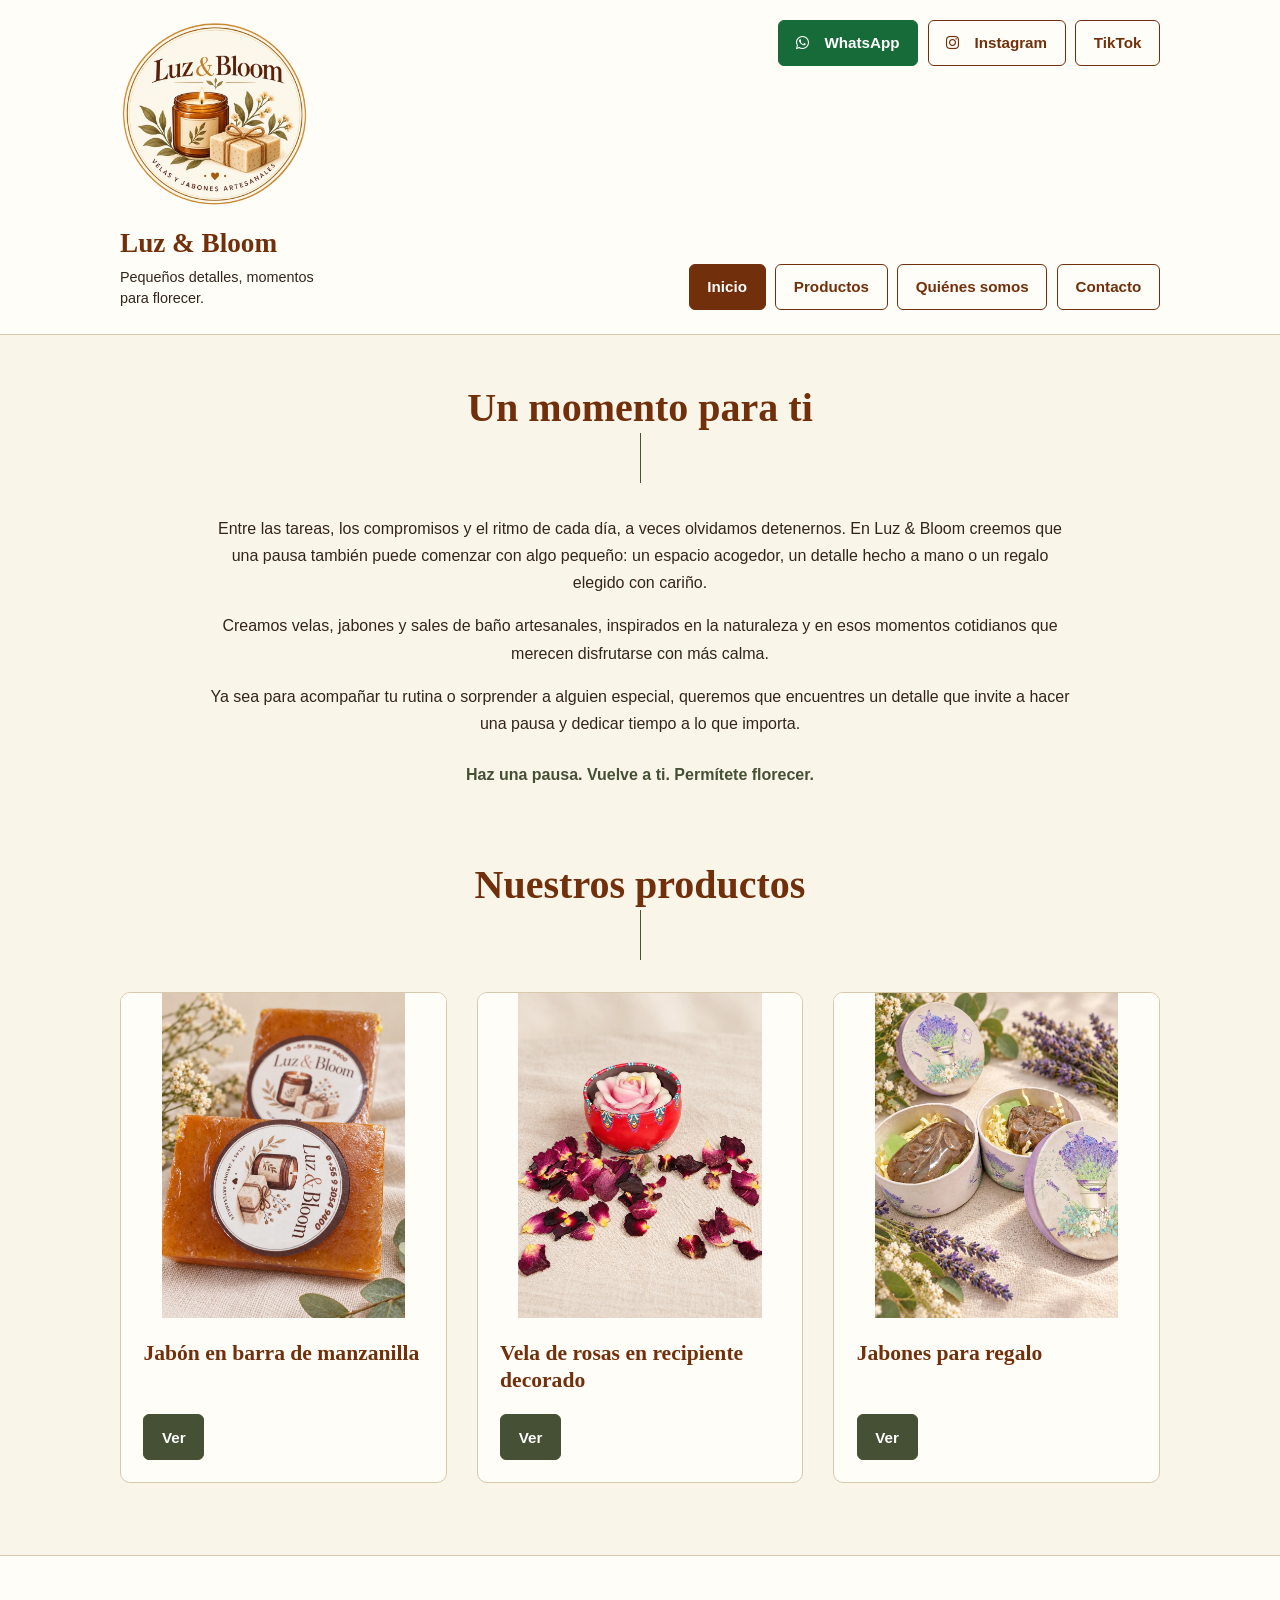
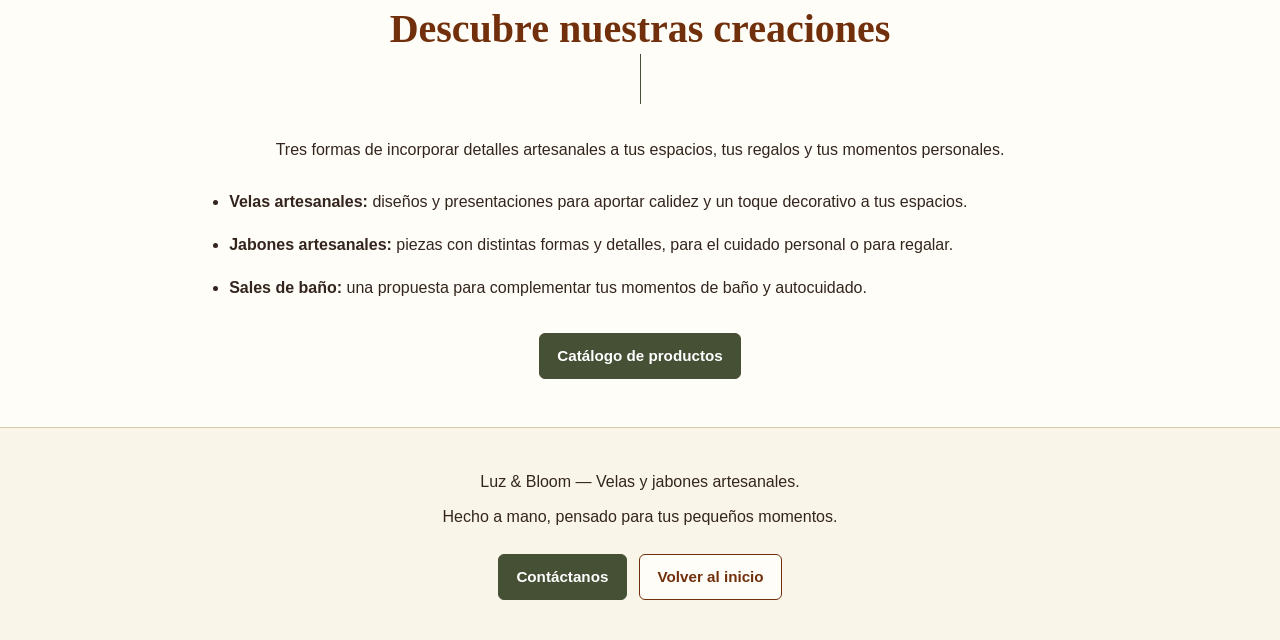
<file: index.html>
<!DOCTYPE html>
<html lang="es">
<head>
    <meta charset="UTF-8">
    <meta name="viewport" content="width=device-width, initial-scale=1.0">
    <meta name="description" content="Velas, jabones y sales de baño artesanales de Luz &amp; Bloom. Conoce nuestros productos y encuentra un detalle para ti o para regalar.">

    <title>Luz &amp; Bloom | Bienestar artesanal</title>

    <!-- Recursos del template Assan Beauty Spa -->
    <link rel="stylesheet" href="vendor/beauty-spa/css/plugins/plugins.css">
    <link rel="stylesheet" href="vendor/beauty-spa/css/style.css">

    <!-- Adaptación para Luz & Bloom -->
    <link rel="stylesheet" href="css/tema-luz-bloom.css">

    <script src="js/inicio.js" defer></script>
</head>

<body class="luz-bloom">
    <header id="inicio" class="default-header">
        <div class="container cabecera-marca">
            <div class="marca">
                <a href="index.html" aria-label="Luz y Bloom, página de inicio">
                    <img
                        class="marca-logo"
                        src="img/logo.webp"
                        alt="Logo de Luz y Bloom"
                        width="190"
                        height="190">
                </a>

                <h1>Luz &amp; Bloom</h1>
                <p>Pequeños detalles, momentos para florecer.</p>
            </div>

            <nav class="canales" aria-label="Canales de contacto">
                <a
                    class="btn boton-whatsapp"
                    href="https://wa.me/56930549400"
                    target="_blank"
                    rel="noopener noreferrer">
                    <i class="fa fa-whatsapp" aria-hidden="true"></i>
                    WhatsApp
                </a>

                <a
                    class="btn boton-marca"
                    href="https://www.instagram.com/luzandbloom/"
                    target="_blank"
                    rel="noopener noreferrer">
                    <i class="fa fa-instagram" aria-hidden="true"></i>
                    Instagram
                </a>

                <a
                    class="btn boton-marca"
                    href="https://www.tiktok.com/@luzandbloom"
                    target="_blank"
                    rel="noopener noreferrer">
                    TikTok
                </a>
            </nav>

            <nav class="menu-principal" aria-label="Menú principal">
                <ul>
                    <li>
                        <a class="btn boton-marca" href="index.html" aria-current="page">
                            Inicio
                        </a>
                    </li>
                    <li>
                        <a class="btn boton-marca" href="productos.html">
                            Productos
                        </a>
                    </li>
                    <li>
                        <a class="btn boton-marca" href="nosotros.html">
                            Quiénes somos
                        </a>
                    </li>
                    <li>
                        <a class="btn boton-marca" href="contacto.html">
                            Contacto
                        </a>
                    </li>
                </ul>
            </nav>
        </div>
    </header>

    <main>
        <section class="bienvenida" aria-labelledby="titulo-bienvenida">
            <div class="container">
                <div class="row">
                    <div class="col-lg-10 ml-auto mr-auto text-center">
                        <div class="section-title">
                            <h2 id="titulo-bienvenida">Un momento para ti</h2>
                        </div>

                        <p>
                            Entre las tareas, los compromisos y el ritmo de cada día,
                            a veces olvidamos detenernos. En Luz &amp; Bloom creemos
                            que una pausa también puede comenzar con algo pequeño:
                            un espacio acogedor, un detalle hecho a mano o un regalo
                            elegido con cariño.
                        </p>

                        <p>
                            Creamos velas, jabones y sales de baño artesanales,
                            inspirados en la naturaleza y en esos momentos cotidianos
                            que merecen disfrutarse con más calma.
                        </p>

                        <p>
                            Ya sea para acompañar tu rutina o sorprender a alguien
                            especial, queremos que encuentres un detalle que invite
                            a hacer una pausa y dedicar tiempo a lo que importa.
                        </p>

                        <p class="bienvenida-cierre">
                            <strong>Haz una pausa. Vuelve a ti. Permítete florecer.</strong>
                        </p>
                    </div>
                </div>
            </div>
        </section>

        <section class="productos-inicio" aria-labelledby="titulo-productos">
            <div class="container">
                <div class="section-title text-center">
                    <h2 id="titulo-productos">Nuestros productos</h2>
                </div>

                <div class="row" id="seleccion-productos">
                    <div class="col-md-4 columna-producto">
                        <article class="tarjeta-producto">
                            <a
                                class="producto-foto simple-hover"
                                href="velas.html#naranja-canela"
                                aria-label="Ver Vela de naranja y canela">
                                <img
                                    class="img-fluid"
                                    src="img/Mejoradas/20261020_104635-v2.webp"
                                    alt="Vela de naranja y canela"
                                    width="600"
                                    height="600">
                            </a>

                            <div class="producto-contenido">
                                <h3>Vela de naranja y canela</h3>
                                <a
                                    class="btn boton-destacado producto-enlace"
                                    href="velas.html#naranja-canela"
                                    aria-label="Ver Vela de naranja y canela">
                                    Ver
                                </a>
                            </div>
                        </article>
                    </div>

                    <div class="col-md-4 columna-producto">
                        <article class="tarjeta-producto">
                            <a
                                class="producto-foto simple-hover"
                                href="jabones.html#lavanda"
                                aria-label="Ver Jabón de lavanda">
                                <img
                                    class="img-fluid"
                                    src="img/Mejoradas/20261020_105540-v2.webp"
                                    alt="Jabón de lavanda"
                                    width="600"
                                    height="600">
                            </a>

                            <div class="producto-contenido">
                                <h3>Jabón de lavanda</h3>
                                <a
                                    class="btn boton-destacado producto-enlace"
                                    href="jabones.html#lavanda"
                                    aria-label="Ver Jabón de lavanda">
                                    Ver
                                </a>
                            </div>
                        </article>
                    </div>

                    <div class="col-md-4 columna-producto">
                        <article class="tarjeta-producto">
                            <a
                                class="producto-foto simple-hover"
                                href="sales.html#sales-botanicas"
                                aria-label="Ver Sales de baño con flores y hierbas">
                                <img
                                    class="img-fluid"
                                    src="img/Mejoradas/20261020_110623-v2.webp"
                                    alt="Sales de baño con flores y hierbas"
                                    width="600"
                                    height="600">
                            </a>

                            <div class="producto-contenido">
                                <h3>Sales de baño con flores y hierbas</h3>
                                <a
                                    class="btn boton-destacado producto-enlace"
                                    href="sales.html#sales-botanicas"
                                    aria-label="Ver Sales de baño con flores y hierbas">
                                    Ver
                                </a>
                            </div>
                        </article>
                    </div>
                </div>
            </div>
        </section>

        <section class="creaciones" aria-labelledby="titulo-creaciones">
            <div class="container">
                <div class="row">
                    <div class="col-lg-10 ml-auto mr-auto">
                        <div class="section-title text-center">
                            <h2 id="titulo-creaciones">Descubre nuestras creaciones</h2>
                        </div>

                        <p class="text-center">
                            Tres formas de incorporar detalles artesanales a tus
                            espacios, tus regalos y tus momentos personales.
                        </p>

                        <ul class="lista-creaciones">
                            <li>
                                <strong>Velas artesanales:</strong>
                                diseños y presentaciones para aportar calidez
                                y un toque decorativo a tus espacios.
                            </li>
                            <li>
                                <strong>Jabones artesanales:</strong>
                                piezas con distintas formas y detalles,
                                para el cuidado personal o para regalar.
                            </li>
                            <li>
                                <strong>Sales de baño:</strong>
                                una propuesta para complementar tus momentos
                                de baño y autocuidado.
                            </li>
                        </ul>

                        <div class="text-center">
                            <a class="btn boton-destacado" href="productos.html">
                                Catálogo de productos
                            </a>
                        </div>
                    </div>
                </div>
            </div>
        </section>
    </main>

    <footer class="footer pie-marca">
        <div class="container text-center">
            <p>Luz &amp; Bloom — Velas y jabones artesanales.</p>
            <p>Hecho a mano, pensado para tus pequeños momentos.</p>

            <div class="pie-botones">
                <a class="btn boton-destacado" href="contacto.html">
                    Contáctanos
                </a>
                <a class="btn boton-marca" href="#inicio">
                    Volver al inicio
                </a>
            </div>
        </div>
    </footer>
</body>
</html>
</file>
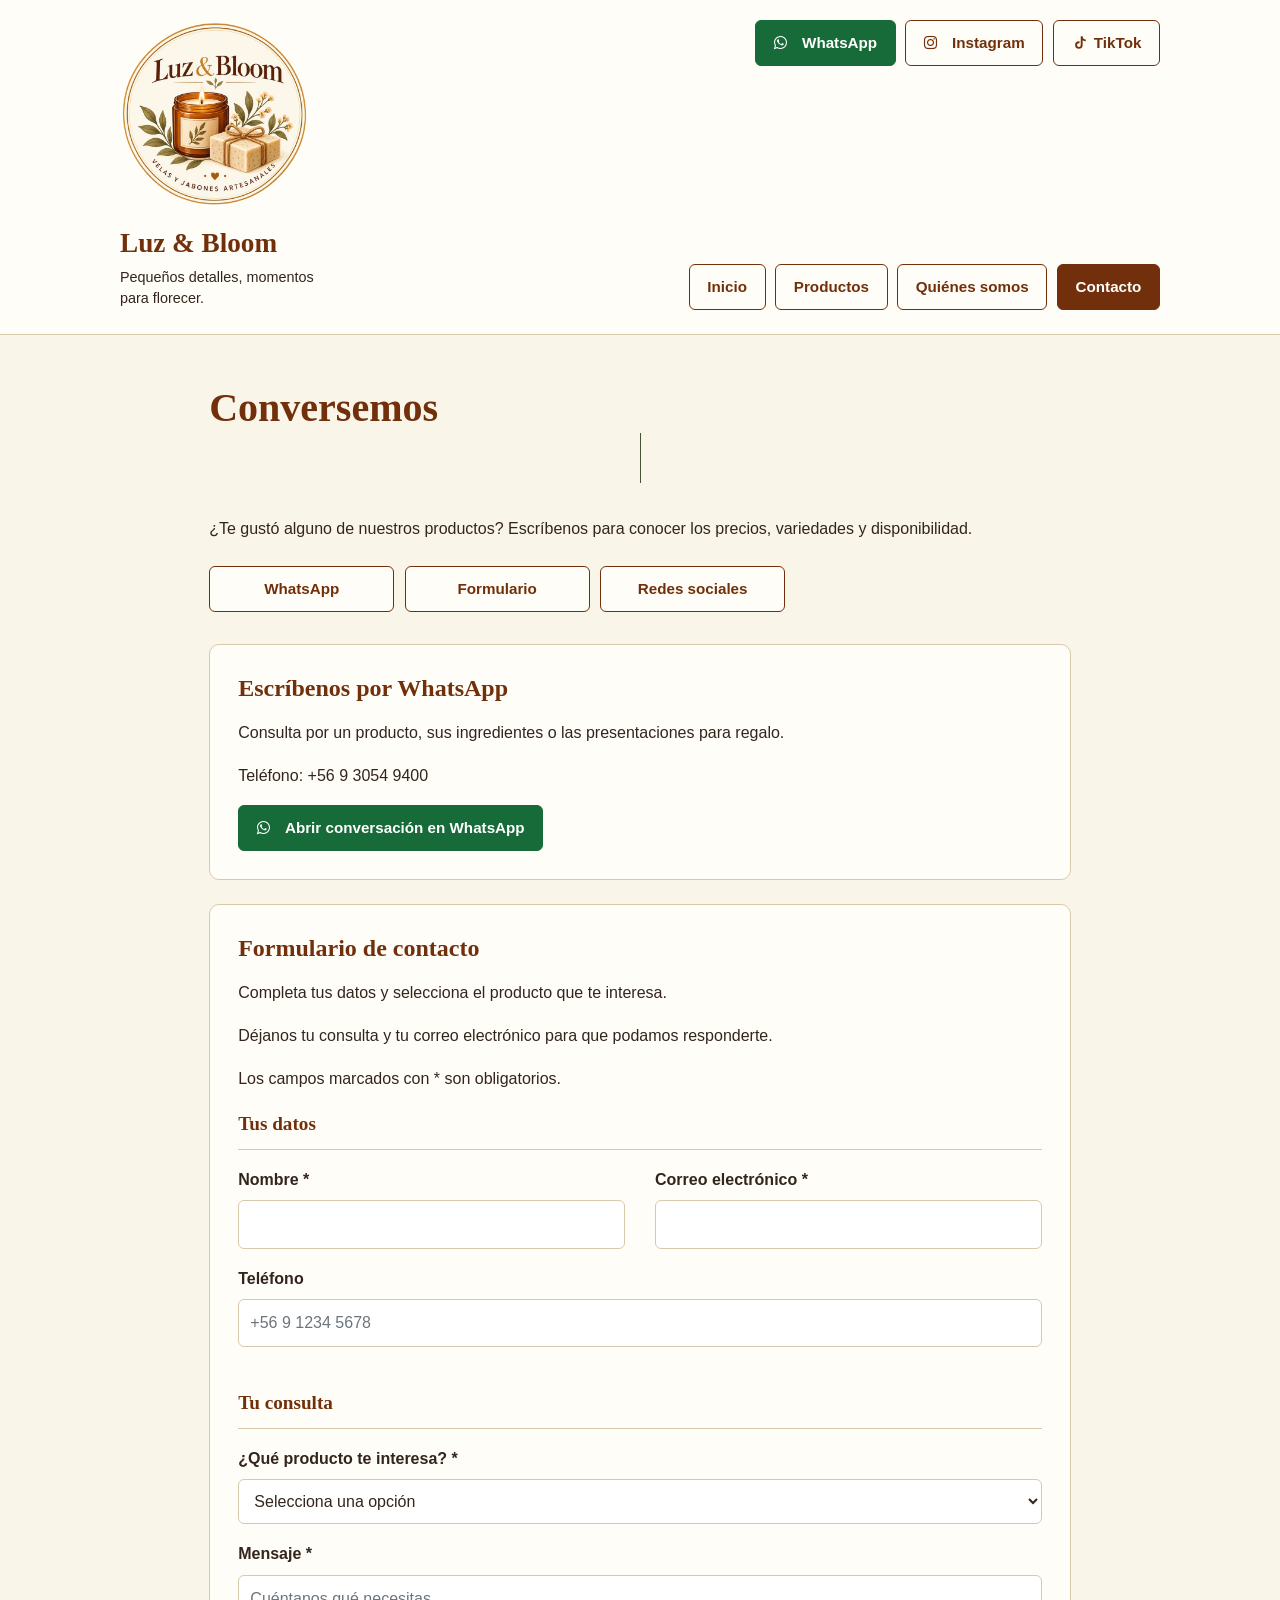
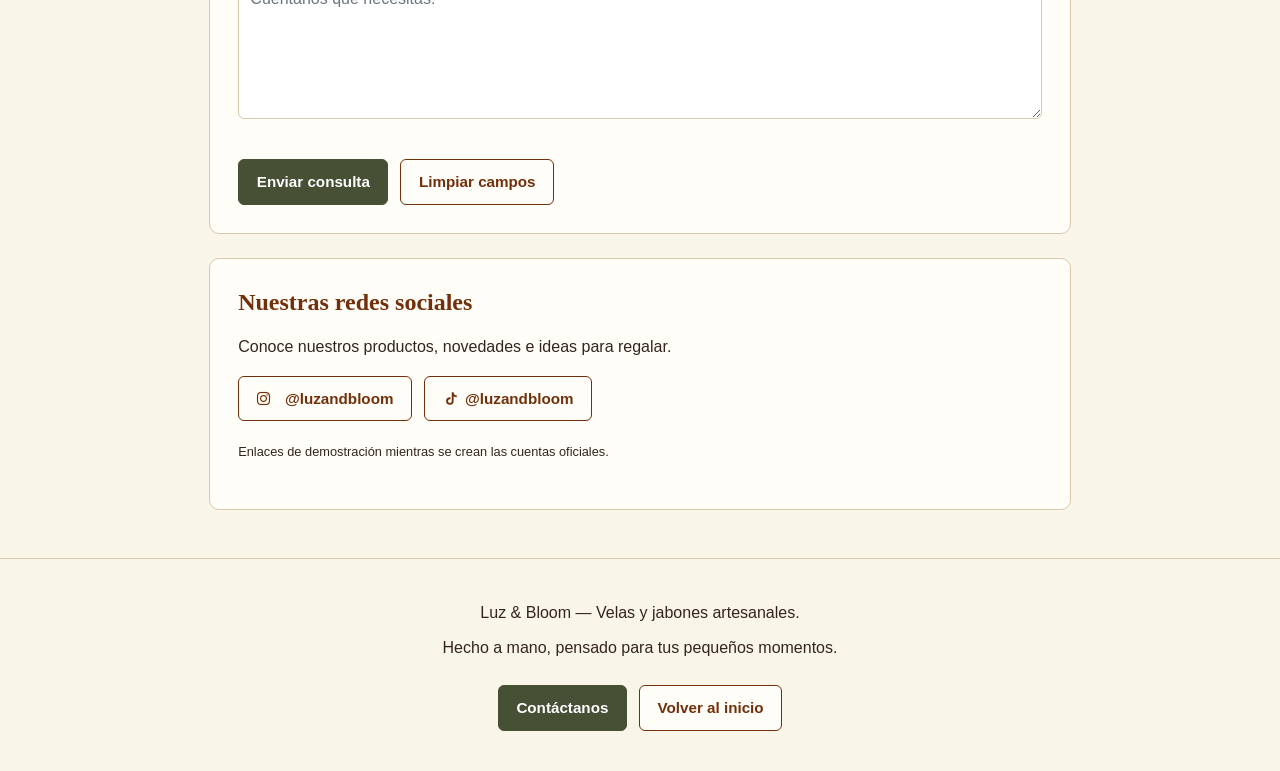
<file: contacto.html>
<!DOCTYPE html>
<html lang="es">
<head>
    <meta charset="UTF-8">
    <meta name="viewport" content="width=device-width, initial-scale=1.0">
    <meta name="description" content="Contacta a Luz &amp; Bloom por WhatsApp, formulario y redes sociales.">
    <title>Contacto | Luz &amp; Bloom</title>

    <link rel="stylesheet" href="vendor/beauty-spa/css/plugins/plugins.css">
    <link rel="stylesheet" href="vendor/beauty-spa/css/style.css">
    <link rel="stylesheet" href="css/tema-luz-bloom.css">
    <link rel="stylesheet" href="css/contacto-template.css">
</head>

<body class="luz-bloom">
    <header id="inicio" class="default-header">
        <div class="container cabecera-marca">
            <div class="marca">
                <a href="index.html" aria-label="Luz y Bloom, página de inicio">
                    <img
                        class="marca-logo"
                        src="img/logo.webp"
                        alt="Logo de Luz y Bloom"
                        width="190"
                        height="190">
                </a>
                <h1>Luz &amp; Bloom</h1>
                <p>Pequeños detalles, momentos para florecer.</p>
            </div>

            <nav class="canales" aria-label="Canales de contacto">
                <a
                    class="btn boton-whatsapp"
                    href="https://wa.me/56930549400"
                    target="_blank"
                    rel="noopener noreferrer">
                    <i class="fa fa-whatsapp" aria-hidden="true"></i>
                    WhatsApp
                </a>

                <a
                    class="btn boton-marca"
                    href="https://www.instagram.com/luzandbloom/"
                    target="_blank"
                    rel="noopener noreferrer">
                    <i class="fa fa-instagram" aria-hidden="true"></i>
                    Instagram
                </a>

                <a
                    class="btn boton-marca"
                    href="https://www.tiktok.com/@luzandbloom"
                    target="_blank"
                    rel="noopener noreferrer">
                    <span class="icono-tiktok" aria-hidden="true"></span>
                    TikTok
                </a>
            </nav>

            <nav class="menu-principal" aria-label="Menú principal">
                <ul>
                    <li>
                        <a class="btn boton-marca" href="index.html">Inicio</a>
                    </li>
                    <li>
                        <a class="btn boton-marca" href="productos.html">Productos</a>
                    </li>
                    <li>
                        <a class="btn boton-marca" href="nosotros.html">Quiénes somos</a>
                    </li>
                    <li>
                        <a
                            class="btn boton-marca"
                            href="contacto.html"
                            aria-current="page">
                            Contacto
                        </a>
                    </li>
                </ul>
            </nav>
        </div>
    </header>

    <main class="contacto">
        <div class="container">
            <div class="row">
                <div class="col-lg-10 ml-auto mr-auto">
                    <div class="section-title">
                        <h2>Conversemos</h2>
                    </div>

                    <p>
                        ¿Te gustó alguno de nuestros productos?
                        Escríbenos para conocer los precios, variedades y disponibilidad.
                    </p>

                    <nav class="contacto-accesos" aria-label="Opciones de contacto">
                        <ul>
                            <li>
                                <a class="btn boton-marca" href="#whatsapp">WhatsApp</a>
                            </li>
                            <li>
                                <a class="btn boton-marca" href="#formulario">Formulario</a>
                            </li>
                            <li>
                                <a class="btn boton-marca" href="#redes">Redes sociales</a>
                            </li>
                        </ul>
                    </nav>

                    <section
                        class="contacto-panel"
                        id="whatsapp"
                        aria-labelledby="titulo-whatsapp">
                        <h3 id="titulo-whatsapp">Escríbenos por WhatsApp</h3>

                        <p>
                            Consulta por un producto, sus ingredientes
                            o las presentaciones para regalo.
                        </p>
                        <p>Teléfono: +56 9 3054 9400</p>

                        <a
                            class="btn boton-whatsapp"
                            href="https://wa.me/56930549400?text=Hola%2C%20me%20gustar%C3%ADa%20consultar%20por%20los%20productos%20de%20Luz%20%26%20Bloom."
                            target="_blank"
                            rel="noopener noreferrer">
                            <i class="fa fa-whatsapp" aria-hidden="true"></i>
                            Abrir conversación en WhatsApp
                        </a>
                    </section>

                    <section
                        class="contacto-panel"
                        id="formulario"
                        aria-labelledby="titulo-formulario">
                        <h3 id="titulo-formulario">Formulario de contacto</h3>
                        <p>Completa tus datos y selecciona el producto que te interesa.</p>

                        <p id="nota-formulario">
                            Déjanos tu consulta y tu correo electrónico
                            para que podamos responderte.
                        </p>

                        <p>Los campos marcados con * son obligatorios.</p>

                        <form
                            name="contacto-luz-bloom"
                            method="POST"
                            action="/gracias"
                            data-netlify="true"
                            netlify-honeypot="bot-field"
                            aria-describedby="nota-formulario">

                            <input
                                type="hidden"
                                name="form-name"
                                value="contacto-luz-bloom">

                            <p hidden>
                                <label>
                                    Dejar este campo vacío
                                    <input
                                        type="text"
                                        name="bot-field"
                                        tabindex="-1"
                                        autocomplete="off">
                                </label>
                            </p>

                            <fieldset>
                                <legend>Tus datos</legend>

                                <div class="row">
                                    <div class="col-md-6">
                                        <div class="form-group">
                                            <label for="nombre">Nombre *</label>
                                            <input
                                                class="form-control"
                                                type="text"
                                                id="nombre"
                                                name="nombre"
                                                autocomplete="name"
                                                maxlength="80"
                                                required>
                                        </div>
                                    </div>

                                    <div class="col-md-6">
                                        <div class="form-group">
                                            <label for="correo">Correo electrónico *</label>
                                            <input
                                                class="form-control"
                                                type="email"
                                                id="correo"
                                                name="correo"
                                                autocomplete="email"
                                                maxlength="120"
                                                required>
                                        </div>
                                    </div>
                                </div>

                                <div class="form-group">
                                    <label for="telefono">Teléfono</label>
                                    <input
                                        class="form-control"
                                        type="tel"
                                        id="telefono"
                                        name="telefono"
                                        autocomplete="tel"
                                        placeholder="+56 9 1234 5678"
                                        maxlength="25">
                                </div>
                            </fieldset>

                            <fieldset>
                                <legend>Tu consulta</legend>

                                <div class="form-group">
                                    <label for="producto">¿Qué producto te interesa? *</label>
                                    <select
                                        class="form-control"
                                        id="producto"
                                        name="producto"
                                        required>
                                        <option value="">Selecciona una opción</option>
                                        <option value="velas">Velas artesanales</option>
                                        <option value="jabones">Jabones artesanales</option>
                                        <option value="sales">Sales de baño</option>
                                        <option value="regalos">Regalos</option>
                                        <option value="otra">Otra consulta</option>
                                    </select>
                                </div>

                                <div class="form-group">
                                    <label for="mensaje">Mensaje *</label>
                                    <textarea
                                        class="form-control"
                                        id="mensaje"
                                        name="mensaje"
                                        rows="5"
                                        maxlength="1000"
                                        placeholder="Cuéntanos qué necesitas."
                                        required></textarea>
                                </div>
                            </fieldset>

                            <div class="contacto-acciones">
                                <button class="btn boton-destacado" type="submit">
                                    Enviar consulta
                                </button>
                                <button class="btn boton-marca" type="reset">
                                    Limpiar campos
                                </button>
                            </div>
                        </form>
                    </section>

                    <section
                        class="contacto-panel"
                        id="redes"
                        aria-labelledby="titulo-redes">
                        <h3 id="titulo-redes">Nuestras redes sociales</h3>
                        <p>Conoce nuestros productos, novedades e ideas para regalar.</p>

                        <div class="contacto-acciones">
                            <a
                                class="btn boton-marca"
                                href="https://www.instagram.com/luzandbloom/"
                                target="_blank"
                                rel="noopener noreferrer"
                                aria-label="Instagram de Luz y Bloom">
                                <i class="fa fa-instagram" aria-hidden="true"></i>
                                @luzandbloom
                            </a>

                            <a
                                class="btn boton-marca"
                                href="https://www.tiktok.com/@luzandbloom"
                                target="_blank"
                                rel="noopener noreferrer"
                                aria-label="TikTok de Luz y Bloom">
                                <span class="icono-tiktok" aria-hidden="true"></span>
                                @luzandbloom
                            </a>
                        </div>

                        <p class="nota-redes">
                            <small>
                                Enlaces de demostración mientras se crean las cuentas oficiales.
                            </small>
                        </p>
                    </section>
                </div>
            </div>
        </div>
    </main>

    <footer class="footer pie-marca">
        <div class="container text-center">
            <p>Luz &amp; Bloom — Velas y jabones artesanales.</p>
            <p>Hecho a mano, pensado para tus pequeños momentos.</p>

            <div class="pie-botones">
                <a class="btn boton-destacado" href="contacto.html">Contáctanos</a>
                <a class="btn boton-marca" href="#inicio">Volver al inicio</a>
            </div>
        </div>
    </footer>
</body>
</html>
</file>
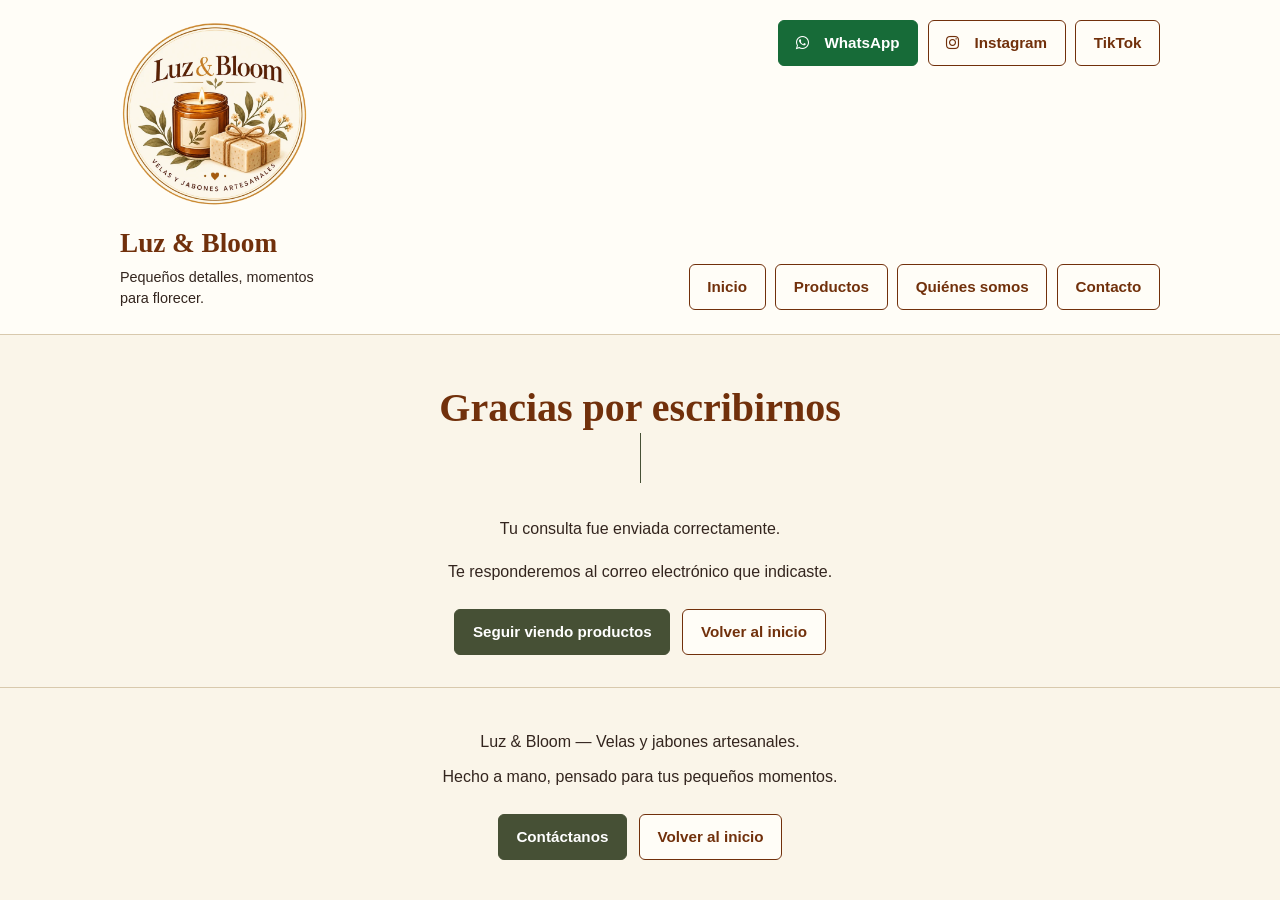
<file: gracias.html>
<!DOCTYPE html>
<html lang="es">
<head>
    <meta charset="UTF-8">
    <meta name="viewport" content="width=device-width, initial-scale=1.0">
    <meta name="robots" content="noindex">
    <title>Gracias por escribirnos | Luz &amp; Bloom</title>

    <link rel="stylesheet" href="vendor/beauty-spa/css/plugins/plugins.css">
    <link rel="stylesheet" href="vendor/beauty-spa/css/style.css">
    <link rel="stylesheet" href="css/tema-luz-bloom.css">
</head>

<body class="luz-bloom">
    <header id="inicio" class="default-header">
        <div class="container cabecera-marca">
            <div class="marca">
                <a href="index.html" aria-label="Luz y Bloom, página de inicio">
                    <img
                        class="marca-logo"
                        src="img/logo.webp"
                        alt="Logo de Luz y Bloom"
                        width="190"
                        height="190">
                </a>
                <h1>Luz &amp; Bloom</h1>
                <p>Pequeños detalles, momentos para florecer.</p>
            </div>

            <nav class="canales" aria-label="Canales de contacto">
                <a
                    class="btn boton-whatsapp"
                    href="https://wa.me/56930549400"
                    target="_blank"
                    rel="noopener noreferrer">
                    <i class="fa fa-whatsapp" aria-hidden="true"></i>
                    WhatsApp
                </a>

                <a
                    class="btn boton-marca"
                    href="https://www.instagram.com/luzandbloom/"
                    target="_blank"
                    rel="noopener noreferrer">
                    <i class="fa fa-instagram" aria-hidden="true"></i>
                    Instagram
                </a>

                <a
                    class="btn boton-marca"
                    href="https://www.tiktok.com/@luzandbloom"
                    target="_blank"
                    rel="noopener noreferrer">
                    TikTok
                </a>
            </nav>

            <nav class="menu-principal" aria-label="Menú principal">
                <ul>
                    <li>
                        <a class="btn boton-marca" href="index.html">Inicio</a>
                    </li>
                    <li>
                        <a class="btn boton-marca" href="productos.html">Productos</a>
                    </li>
                    <li>
                        <a class="btn boton-marca" href="nosotros.html">Quiénes somos</a>
                    </li>
                    <li>
                        <a class="btn boton-marca" href="contacto.html">Contacto</a>
                    </li>
                </ul>
            </nav>
        </div>
    </header>

    <main>
        <section class="bienvenida">
            <div class="container text-center">
                <div class="section-title">
                    <h2>Gracias por escribirnos</h2>
                </div>

                <p>Tu consulta fue enviada correctamente.</p>
                <p>Te responderemos al correo electrónico que indicaste.</p>

                <div class="pie-botones">
                    <a class="btn boton-destacado" href="productos.html">
                        Seguir viendo productos
                    </a>
                    <a class="btn boton-marca" href="index.html">
                        Volver al inicio
                    </a>
                </div>
            </div>
        </section>
    </main>

    <footer class="footer pie-marca">
        <div class="container text-center">
            <p>Luz &amp; Bloom — Velas y jabones artesanales.</p>
            <p>Hecho a mano, pensado para tus pequeños momentos.</p>

            <div class="pie-botones">
                <a class="btn boton-destacado" href="contacto.html">Contáctanos</a>
                <a class="btn boton-marca" href="#inicio">Volver al inicio</a>
            </div>
        </div>
    </footer>
</body>
</html>
</file>
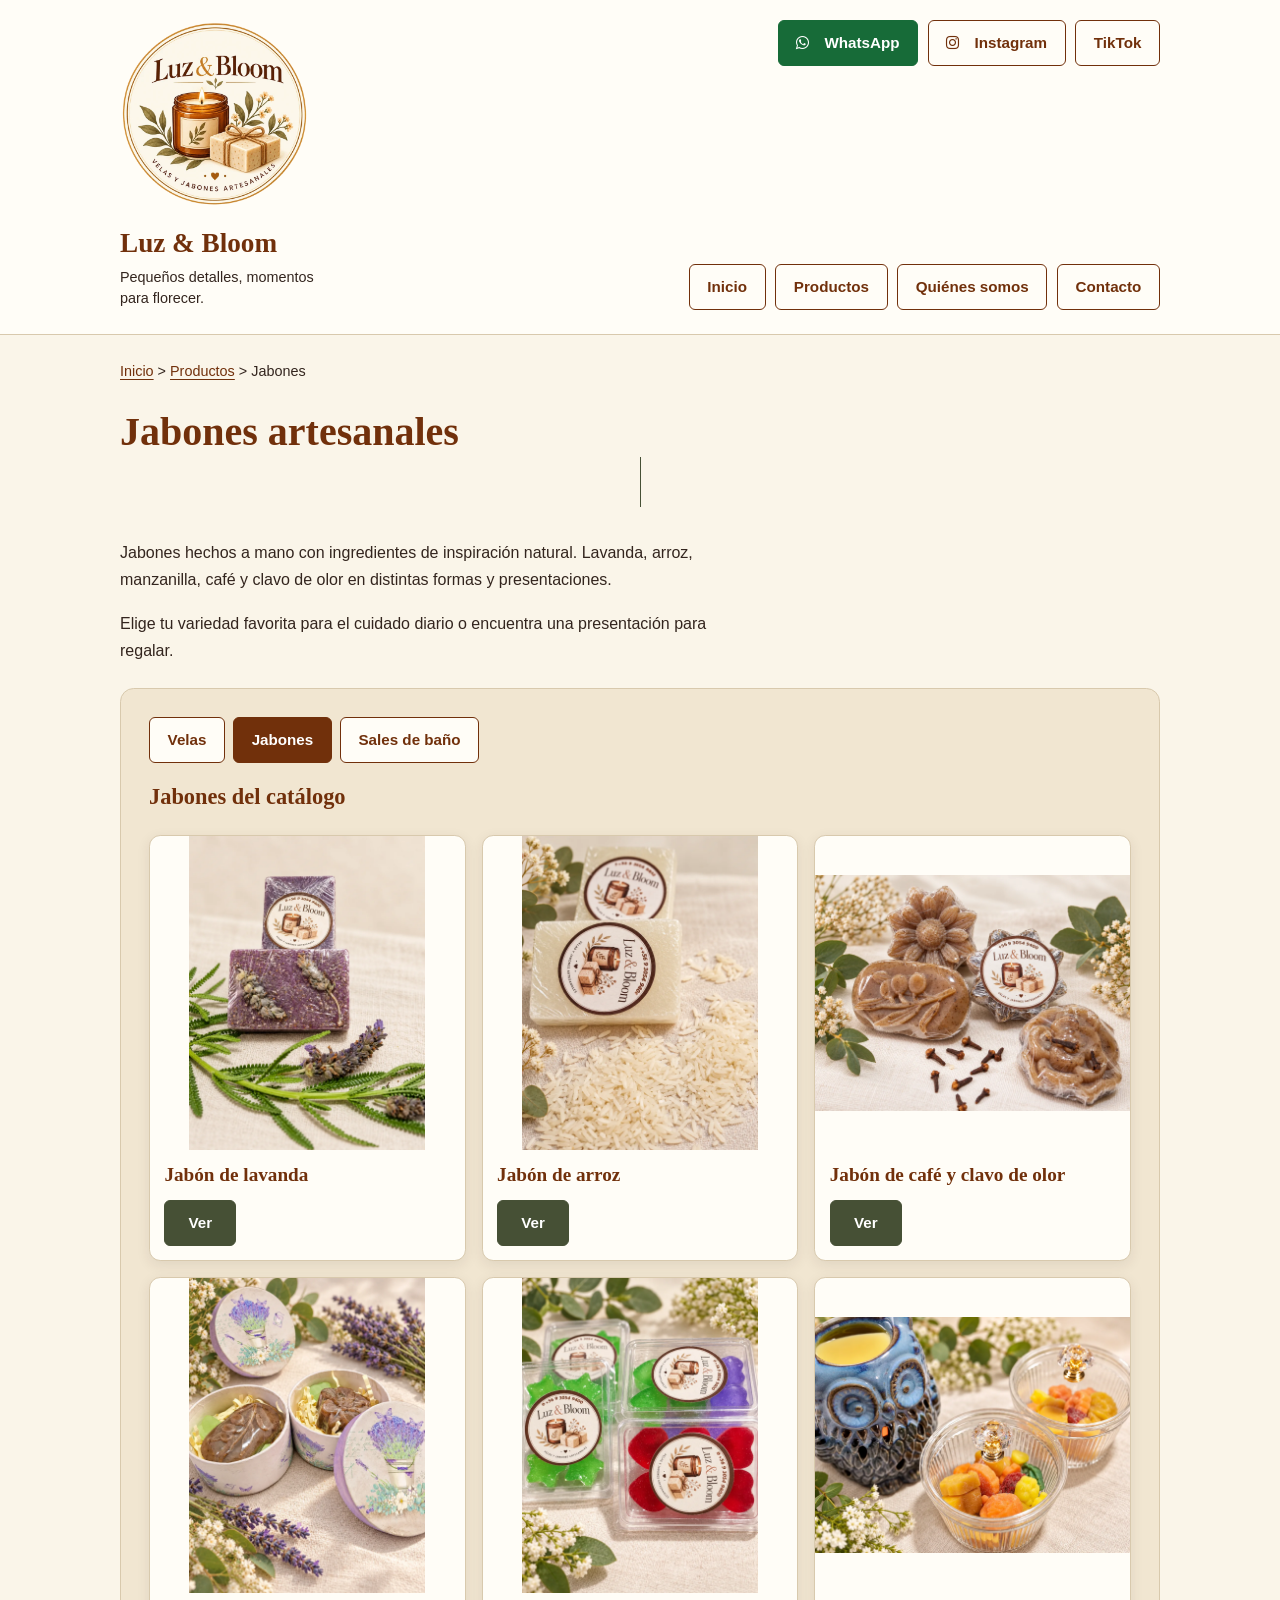
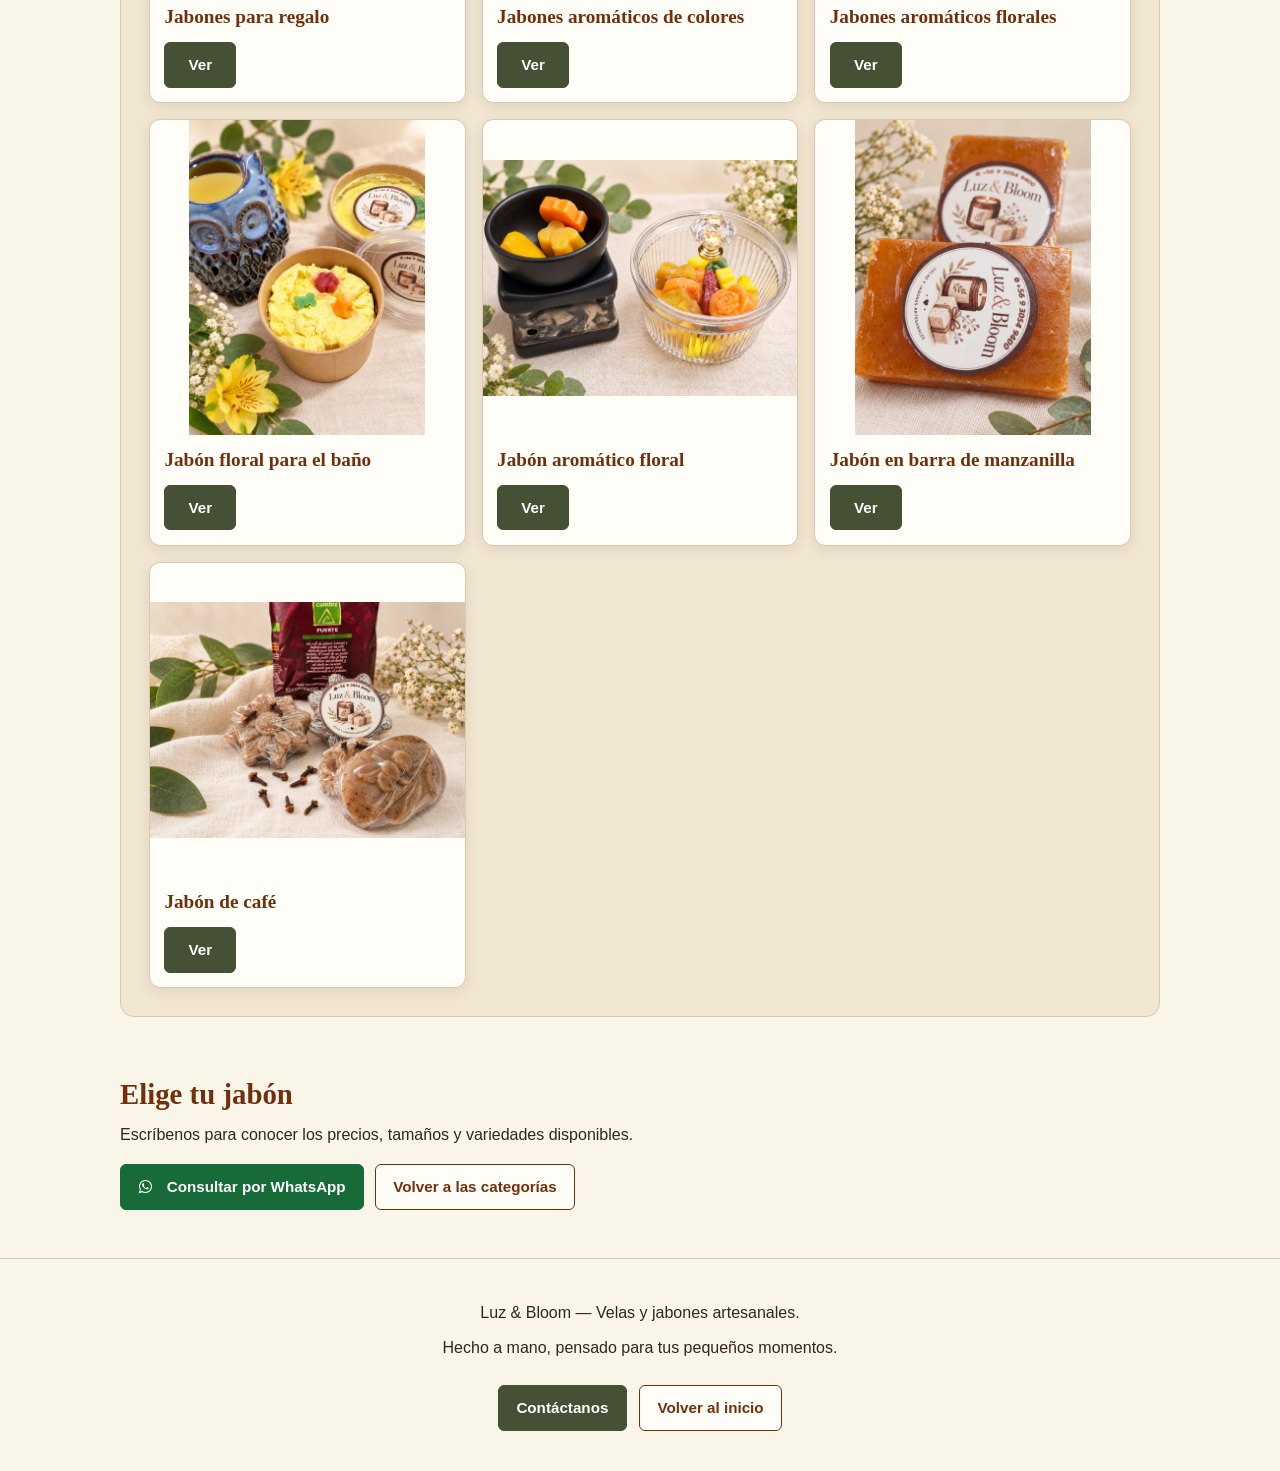
<file: jabones.html>
<!DOCTYPE html>
<html lang="es">
<head>
    <meta charset="UTF-8">
    <meta name="viewport" content="width=device-width, initial-scale=1.0">
    <meta name="description" content="Jabones artesanales de Luz &amp; Bloom: variedades florales, de lavanda, arroz, manzanilla y café.">

    <title>Jabones artesanales | Luz &amp; Bloom</title>

    <!-- Recursos del template Assan Beauty Spa -->
    <link rel="stylesheet" href="vendor/beauty-spa/css/plugins/plugins.css">
    <link rel="stylesheet" href="vendor/beauty-spa/css/style.css">

    <!-- Adaptación para Luz & Bloom -->
    <link rel="stylesheet" href="css/tema-luz-bloom.css">
    <link rel="stylesheet" href="css/vitrinas.css">
    <link rel="stylesheet" href="css/velas.css">
    <link rel="stylesheet" href="css/catalogos-template.css">

    <script src="js/catalogos.js" defer></script>
</head>

<body class="luz-bloom">
    <header id="inicio" class="default-header">
        <div class="container cabecera-marca">
            <div class="marca">
                <a href="index.html" aria-label="Luz y Bloom, página de inicio">
                    <img
                        class="marca-logo"
                        src="img/logo.webp"
                        alt="Logo de Luz y Bloom"
                        width="190"
                        height="190">
                </a>

                <h1>Luz &amp; Bloom</h1>
                <p>Pequeños detalles, momentos para florecer.</p>
            </div>

            <nav class="canales" aria-label="Canales de contacto">
                <a
                    class="btn boton-whatsapp"
                    href="https://wa.me/56930549400"
                    target="_blank"
                    rel="noopener noreferrer">
                    <i class="fa fa-whatsapp" aria-hidden="true"></i>
                    WhatsApp
                </a>

                <a
                    class="btn boton-marca"
                    href="https://www.instagram.com/luzandbloom/"
                    target="_blank"
                    rel="noopener noreferrer">
                    <i class="fa fa-instagram" aria-hidden="true"></i>
                    Instagram
                </a>

                <a
                    class="btn boton-marca"
                    href="https://www.tiktok.com/@luzandbloom"
                    target="_blank"
                    rel="noopener noreferrer">
                    TikTok
                </a>
            </nav>

            <nav class="menu-principal" aria-label="Menú principal">
                <ul>
                    <li>
                        <a class="btn boton-marca" href="index.html">Inicio</a>
                    </li>
                    <li>
                        <a class="btn boton-marca" href="productos.html">Productos</a>
                    </li>
                    <li>
                        <a class="btn boton-marca" href="nosotros.html">Quiénes somos</a>
                    </li>
                    <li>
                        <a class="btn boton-marca" href="contacto.html">Contacto</a>
                    </li>
                </ul>
            </nav>
        </div>
    </header>

    <main class="container vitrinas velas">
        <nav class="ruta-catalogo" aria-label="Ruta de navegación">
            <p>
                <a href="index.html">Inicio</a> &gt;
                <a href="productos.html">Productos</a> &gt;
                <span aria-current="page">Jabones</span>
            </p>
        </nav>

        <div class="section-title">
            <h2>Jabones artesanales</h2>
        </div>

        <p>
            Jabones hechos a mano con ingredientes de inspiración natural.
            Lavanda, arroz, manzanilla, café y clavo de olor en distintas
            formas y presentaciones.
        </p>

        <p>
            Elige tu variedad favorita para el cuidado diario o encuentra
            una presentación para regalar.
        </p>

        <section class="vitrina" id="vitrina" aria-labelledby="titulo-vitrina">
            <nav aria-label="Categorías del catálogo">
                <ul class="vitrina-categorias">
                    <li>
                        <a class="btn boton-marca" href="velas.html">Velas</a>
                    </li>
                    <li>
                        <a
                            class="btn boton-marca"
                            href="jabones.html"
                            aria-current="page">
                            Jabones
                        </a>
                    </li>
                    <li>
                        <a class="btn boton-marca" href="sales.html">Sales de baño</a>
                    </li>
                </ul>
            </nav>

            <h3 id="titulo-vitrina">Jabones del catálogo</h3>

            <ul class="vitrina-cuadricula" id="tarjetas-velas" hidden></ul>

            <nav
                class="velas-paginacion"
                id="paginacion-velas"
                aria-label="Páginas del catálogo de jabones"
                hidden>
                <button class="btn boton-marca" id="pagina-anterior" type="button">
                    Anterior
                </button>
                <span id="numero-pagina" aria-live="polite"></span>
                <button class="btn boton-marca" id="pagina-siguiente" type="button">
                    Siguiente
                </button>
            </nav>

            <div id="fichas-velas">
                <article class="vela-ficha" id="lavanda">
                    <h3 tabindex="-1">Jabón de lavanda</h3>
                    <img
                        src="img/Mejoradas/20261020_105540-v2.webp"
                        alt="Jabones violetas de lavanda con detalles de flores secas"
                        width="300">

                    <p>
                        Un jabón de aroma herbal y floral, con el color
                        característico de la lavanda y flores secas que forman
                        parte de su acabado artesanal.
                    </p>

                    <ul>
                        <li><strong>Ingredientes:</strong> Lavanda y esencia de lavanda sobre una base de jabón.</li>
                        <li><strong>Aroma:</strong> Herbal y floral.</li>
                        <li><strong>Beneficios:</strong> Limpia la piel y aporta el aroma de la lavanda durante el lavado.</li>
                        <li><strong>Presentación:</strong> Barra violeta con detalles de flores secas.</li>
                    </ul>

                    <p>
                        <a
                            class="btn boton-whatsapp"
                            href="https://wa.me/56930549400?text=Hola%2C%20quisiera%20consultar%20por%20el%20jab%C3%B3n%20de%20lavanda."
                            target="_blank"
                            rel="noopener noreferrer">
                            Consultar por WhatsApp
                        </a>
                    </p>
                </article>

                <article class="vela-ficha" id="arroz">
                    <h3 tabindex="-1">Jabón de arroz</h3>
                    <img
                        src="img/Mejoradas/20261020_105752-v2.webp"
                        alt="Barras de jabón de color claro junto a granos de arroz"
                        width="300">

                    <p>
                        Hecho a base de arroz, en una barra de tono claro y
                        acabado sencillo. Una alternativa para quienes
                        prefieren un jabón sin decoraciones.
                    </p>

                    <ul>
                        <li><strong>Ingredientes:</strong> Arroz sobre una base de jabón.</li>
                        <li><strong>Características:</strong> Barra de color claro.</li>
                        <li><strong>Beneficios:</strong> Ayuda a retirar la suciedad de la piel durante el lavado.</li>
                        <li><strong>Presentación:</strong> Barra rectangular con envoltorio individual.</li>
                    </ul>

                    <p>
                        <a
                            class="btn boton-whatsapp"
                            href="https://wa.me/56930549400?text=Hola%2C%20quisiera%20consultar%20por%20el%20jab%C3%B3n%20de%20arroz."
                            target="_blank"
                            rel="noopener noreferrer">
                            Consultar por WhatsApp
                        </a>
                    </p>
                </article>

                <article class="vela-ficha" id="cafe-clavo">
                    <h3 tabindex="-1">Jabón de café y clavo de olor</h3>
                    <img
                        src="img/Mejoradas/20261020_110356-v2.webp"
                        alt="Jabones marrones con formas de flores y hojas junto a clavos de olor"
                        width="300">

                    <p>
                        El aroma del café se mezcla con las notas especiadas
                        del clavo de olor. Jabones de tono marrón, moldeados
                        con formas de flores y hojas.
                    </p>

                    <ul>
                        <li><strong>Ingredientes:</strong> Café y clavo de olor sobre una base de jabón.</li>
                        <li><strong>Aroma:</strong> Café con notas cálidas y especiadas.</li>
                        <li><strong>Beneficios:</strong> Limpia la piel y aporta un aroma de café y especias durante su uso.</li>
                        <li><strong>Presentación:</strong> Piezas con formas de flores y hojas, envueltas individualmente.</li>
                    </ul>

                    <p>
                        <a
                            class="btn boton-whatsapp"
                            href="https://wa.me/56930549400?text=Hola%2C%20quisiera%20consultar%20por%20el%20jab%C3%B3n%20de%20caf%C3%A9%20y%20clavo%20de%20olor."
                            target="_blank"
                            rel="noopener noreferrer">
                            Consultar por WhatsApp
                        </a>
                    </p>
                </article>

                <article class="vela-ficha" id="regalos">
                    <h3 tabindex="-1">Jabones para regalo</h3>
                    <img
                        src="img/Mejoradas/20261020_110549-v2.webp"
                        alt="Jabones artesanales en cajas redondas con motivos de lavanda"
                        width="300">

                    <p>
                        Nuestros jabones también se presentan en cajas decoradas,
                        listos para regalar. Un detalle sencillo para un cumpleaños,
                        un agradecimiento o una ocasión especial.
                    </p>

                    <ul>
                        <li><strong>Contenido:</strong> Jabón artesanal con envoltorio individual.</li>
                        <li><strong>Variedades:</strong> Según disponibilidad.</li>
                        <li><strong>Presentación:</strong> Caja redonda con motivos florales.</li>
                    </ul>

                    <p>
                        <a
                            class="btn boton-whatsapp"
                            href="https://wa.me/56930549400?text=Hola%2C%20quisiera%20consultar%20por%20las%20presentaciones%20de%20jabones%20para%20regalo."
                            target="_blank"
                            rel="noopener noreferrer">
                            Consultar por WhatsApp
                        </a>
                    </p>
                </article>

                <article class="vela-ficha" id="aromaticos-colores">
                    <h3 tabindex="-1">Jabones aromáticos de colores</h3>
                    <img
                        src="img/Mejoradas/20261020_105025-v2.webp"
                        alt="Jabones artesanales aromáticos de distintos colores"
                        width="300">

                    <p>
                        Jabones de distintos colores para usar en el baño
                        o combinar en un regalo.
                    </p>

                    <ul>
                        <li><strong>Ingredientes:</strong> Base de jabón, fragancia y color según la variedad.</li>
                        <li><strong>Aroma:</strong> Varía según la pieza.</li>
                        <li><strong>Beneficios:</strong> Limpian la piel y aportan aroma durante el lavado.</li>
                        <li><strong>Presentación:</strong> Piezas artesanales en distintos colores.</li>
                    </ul>

                    <p>
                        <a
                            class="btn boton-whatsapp"
                            href="https://wa.me/56930549400?text=Hola%2C%20quisiera%20consultar%20por%20los%20jabones%20arom%C3%A1ticos%20de%20colores."
                            target="_blank"
                            rel="noopener noreferrer">
                            Consultar por WhatsApp
                        </a>
                    </p>
                </article>

                <article class="vela-ficha" id="aromaticos-florales">
                    <h3 tabindex="-1">Jabones aromáticos florales</h3>
                    <img
                        src="img/Mejoradas/20261020_105133-v2.webp"
                        alt="Jabones artesanales de aroma floral"
                        width="300">

                    <p>
                        Una selección de jabones con perfume floral.
                        Puedes combinar varias piezas si quieres armar un regalo.
                    </p>

                    <ul>
                        <li><strong>Ingredientes:</strong> Base de jabón y fragancia floral.</li>
                        <li><strong>Aroma:</strong> Floral.</li>
                        <li><strong>Beneficios:</strong> Limpian la piel y perfuman el lavado con notas florales.</li>
                        <li><strong>Presentación:</strong> Piezas artesanales de la línea floral.</li>
                    </ul>

                    <p>
                        <a
                            class="btn boton-whatsapp"
                            href="https://wa.me/56930549400?text=Hola%2C%20quisiera%20consultar%20por%20los%20jabones%20arom%C3%A1ticos%20florales."
                            target="_blank"
                            rel="noopener noreferrer">
                            Consultar por WhatsApp
                        </a>
                    </p>
                </article>

                <article class="vela-ficha" id="bano-floral">
                    <h3 tabindex="-1">Jabón floral para el baño</h3>
                    <img
                        src="img/Mejoradas/20261020_105230-v2.webp"
                        alt="Jabón artesanal floral para el baño"
                        width="300">

                    <p>
                        Un jabón de aroma floral pensado para la ducha
                        o el baño de todos los días.
                    </p>

                    <ul>
                        <li><strong>Ingredientes:</strong> Base de jabón y fragancia floral.</li>
                        <li><strong>Aroma:</strong> Floral.</li>
                        <li><strong>Beneficios:</strong> Limpia la piel y aporta un perfume floral durante el baño.</li>
                        <li><strong>Presentación:</strong> Pieza individual de jabón artesanal.</li>
                    </ul>

                    <p>
                        <a
                            class="btn boton-whatsapp"
                            href="https://wa.me/56930549400?text=Hola%2C%20quisiera%20consultar%20por%20el%20jab%C3%B3n%20floral%20para%20el%20ba%C3%B1o."
                            target="_blank"
                            rel="noopener noreferrer">
                            Consultar por WhatsApp
                        </a>
                    </p>
                </article>

                <article class="vela-ficha" id="aromatico-floral">
                    <h3 tabindex="-1">Jabón aromático floral</h3>
                    <img
                        src="img/Mejoradas/20261020_105346-v2.webp"
                        alt="Pieza de jabón aromático floral"
                        width="300">

                    <p>
                        Una pieza individual con perfume de flores,
                        para dejar junto al lavamanos o sumar a un regalo.
                    </p>

                    <ul>
                        <li><strong>Ingredientes:</strong> Base de jabón y fragancia floral.</li>
                        <li><strong>Aroma:</strong> Floral.</li>
                        <li><strong>Beneficios:</strong> Limpia la piel y aporta aroma durante el lavado.</li>
                        <li><strong>Presentación:</strong> Jabón aromático individual.</li>
                    </ul>

                    <p>
                        <a
                            class="btn boton-whatsapp"
                            href="https://wa.me/56930549400?text=Hola%2C%20quisiera%20consultar%20por%20el%20jab%C3%B3n%20arom%C3%A1tico%20floral."
                            target="_blank"
                            rel="noopener noreferrer">
                            Consultar por WhatsApp
                        </a>
                    </p>
                </article>

                <article class="vela-ficha" id="manzanilla">
                    <h3 tabindex="-1">Jabón en barra de manzanilla</h3>
                    <img
                        src="img/Mejoradas/20261020_105841-v2.webp"
                        alt="Jabón artesanal en barra de manzanilla"
                        width="300">

                    <p>
                        Una barra con aroma suave a manzanilla para el lavado diario.
                    </p>

                    <ul>
                        <li><strong>Ingredientes:</strong> Manzanilla sobre una base de jabón.</li>
                        <li><strong>Aroma:</strong> Herbal, con una nota floral suave.</li>
                        <li><strong>Beneficios:</strong> Limpia la piel y aporta el aroma de la manzanilla durante el lavado.</li>
                        <li><strong>Presentación:</strong> Jabón artesanal en barra.</li>
                    </ul>

                    <p>
                        <a
                            class="btn boton-whatsapp"
                            href="https://wa.me/56930549400?text=Hola%2C%20quisiera%20consultar%20por%20el%20jab%C3%B3n%20en%20barra%20de%20manzanilla."
                            target="_blank"
                            rel="noopener noreferrer">
                            Consultar por WhatsApp
                        </a>
                    </p>
                </article>

                <article class="vela-ficha" id="cafe">
                    <h3 tabindex="-1">Jabón de café</h3>
                    <img
                        src="img/Mejoradas/20261020_110308-v2.webp"
                        alt="Jabón artesanal de café"
                        width="300">

                    <p>Un jabón artesanal con el aroma tostado del café.</p>

                    <ul>
                        <li><strong>Ingredientes:</strong> Café sobre una base de jabón.</li>
                        <li><strong>Aroma:</strong> Café tostado.</li>
                        <li><strong>Beneficios:</strong> Limpia la piel y aporta notas de café durante el lavado.</li>
                        <li><strong>Presentación:</strong> Pieza de jabón artesanal.</li>
                    </ul>

                    <p>
                        <a
                            class="btn boton-whatsapp"
                            href="https://wa.me/56930549400?text=Hola%2C%20quisiera%20consultar%20por%20el%20jab%C3%B3n%20de%20caf%C3%A9."
                            target="_blank"
                            rel="noopener noreferrer">
                            Consultar por WhatsApp
                        </a>
                    </p>
                </article>
            </div>
        </section>

        <section class="pedidos-catalogo" aria-labelledby="titulo-pedidos">
            <h2 id="titulo-pedidos">Elige tu jabón</h2>
            <p>Escríbenos para conocer los precios, tamaños y variedades disponibles.</p>

            <div class="velas-controles">
                <a
                    class="btn boton-whatsapp"
                    href="https://wa.me/56930549400"
                    target="_blank"
                    rel="noopener noreferrer">
                    <i class="fa fa-whatsapp" aria-hidden="true"></i>
                    Consultar por WhatsApp
                </a>

                <a class="btn boton-marca" href="productos.html">
                    Volver a las categorías
                </a>
            </div>
        </section>
    </main>

    <footer class="footer pie-marca">
        <div class="container text-center">
            <p>Luz &amp; Bloom — Velas y jabones artesanales.</p>
            <p>Hecho a mano, pensado para tus pequeños momentos.</p>

            <div class="pie-botones">
                <a class="btn boton-destacado" href="contacto.html">
                    Contáctanos
                </a>
                <a class="btn boton-marca" href="#inicio">
                    Volver al inicio
                </a>
            </div>
        </div>
    </footer>

    <template id="plantilla-vela">
        <li class="vitrina-tarjeta vela-tarjeta">
            <div class="vela-columna">
                <button class="vela-foto" type="button" aria-haspopup="dialog">
                    <img alt="">
                </button>

                <div class="vela-miniaturas" role="group" hidden></div>

                <p class="vitrina-nombre"></p>

                <div class="vela-tarjeta-boton">
                    <button
                        class="btn boton-destacado vela-ver"
                        type="button"
                        aria-expanded="false">
                        Ver
                    </button>
                </div>
            </div>
        </li>
    </template>

    <dialog id="visor-vela" aria-label="Fotografía ampliada">
        <img id="foto-visor" alt="">
    </dialog>
</body>
</html>
</file>
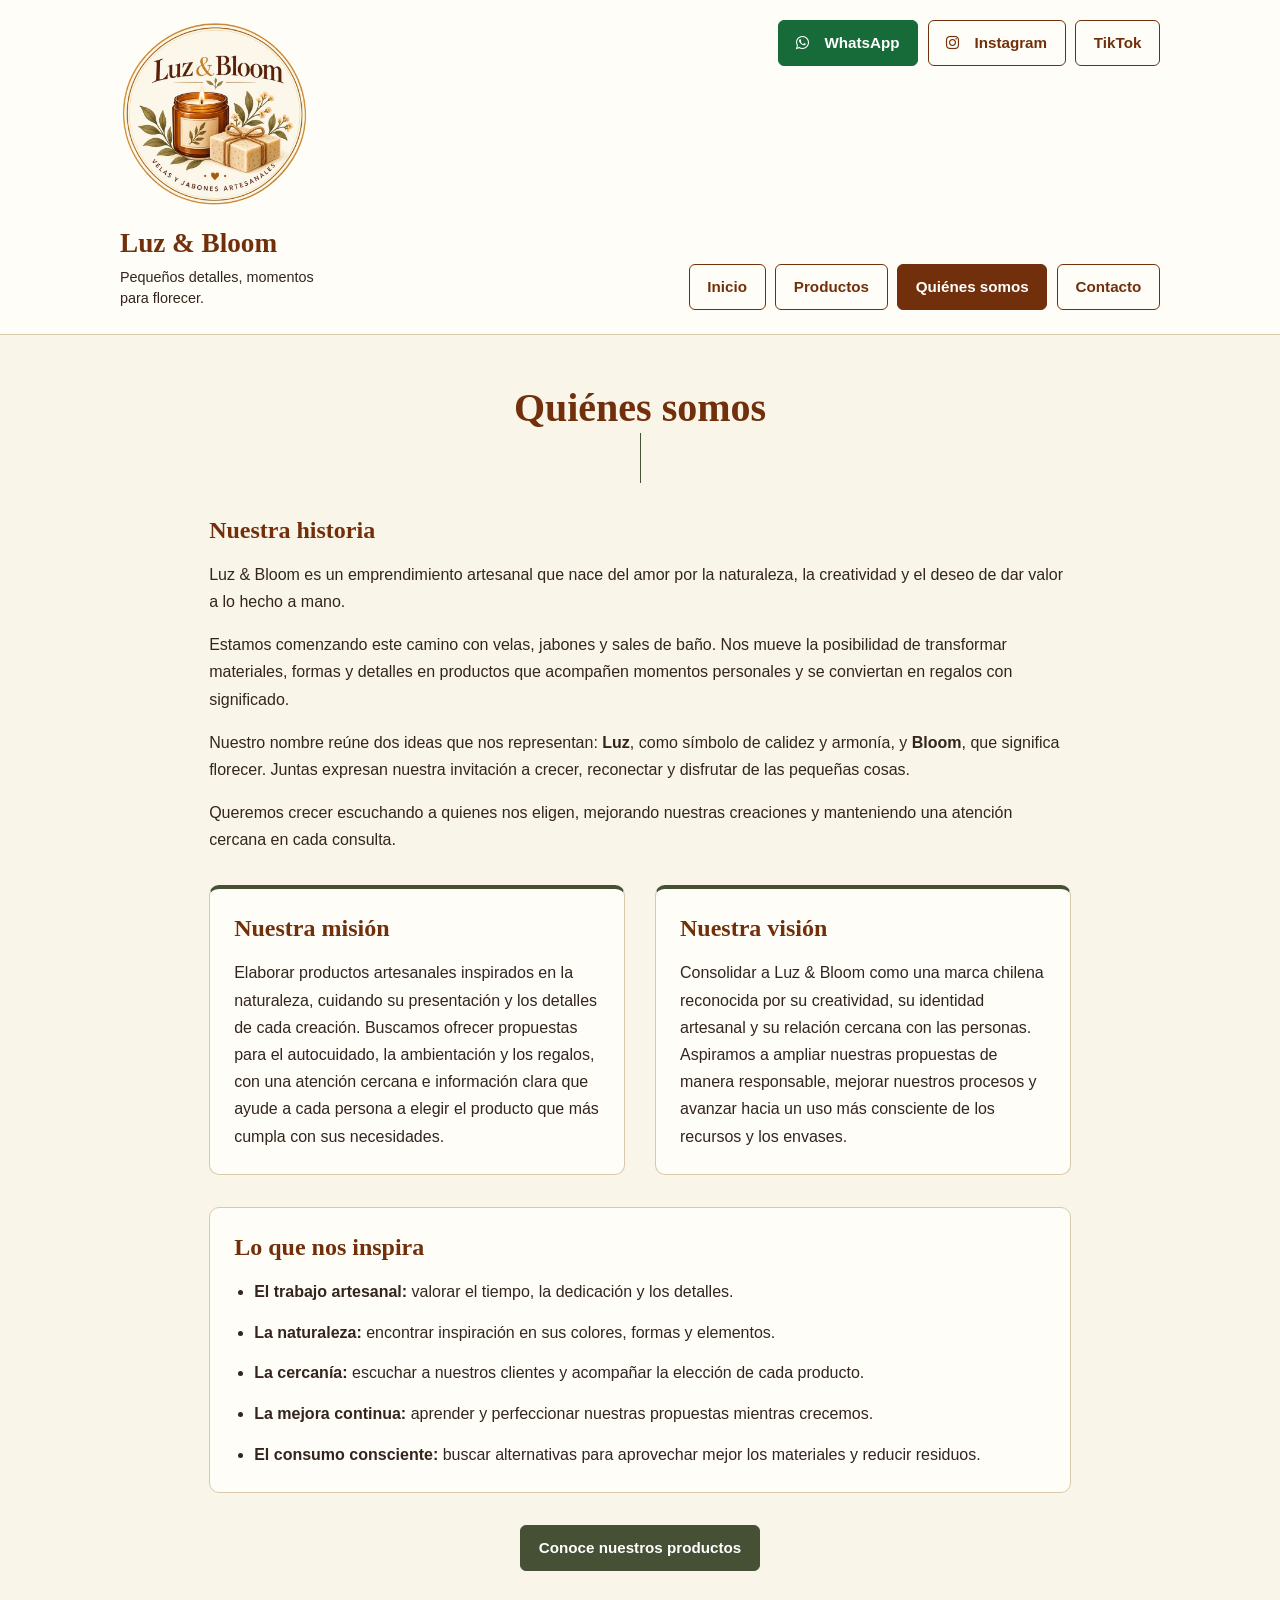
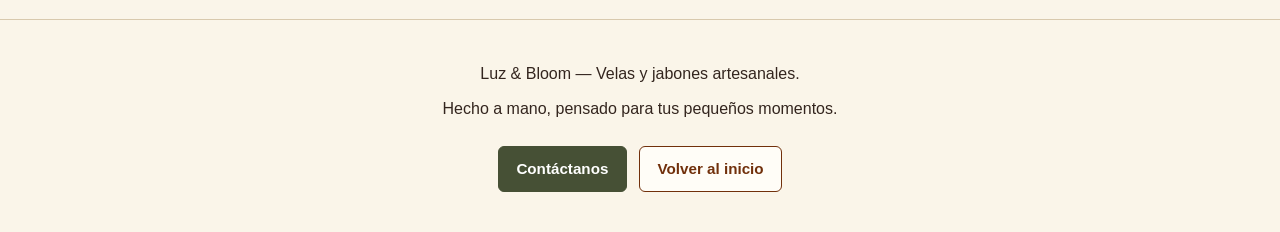
<file: nosotros.html>
<!DOCTYPE html>
<html lang="es">
<head>
    <meta charset="UTF-8">
    <meta name="viewport" content="width=device-width, initial-scale=1.0">
    <meta name="description" content="Conoce la historia, misión, visión y valores de Luz &amp; Bloom, emprendimiento artesanal chileno.">

    <title>Quiénes somos | Luz &amp; Bloom</title>

    <!-- Recursos del template Assan Beauty Spa -->
    <link rel="stylesheet" href="vendor/beauty-spa/css/plugins/plugins.css">
    <link rel="stylesheet" href="vendor/beauty-spa/css/style.css">

    <!-- Adaptación para Luz & Bloom -->
    <link rel="stylesheet" href="css/tema-luz-bloom.css">
    <link rel="stylesheet" href="css/nosotros-template.css">
</head>

<body class="luz-bloom">
    <header id="inicio" class="default-header">
        <div class="container cabecera-marca">
            <div class="marca">
                <a href="index.html" aria-label="Luz y Bloom, página de inicio">
                    <img
                        class="marca-logo"
                        src="img/logo.webp"
                        alt="Logo de Luz y Bloom"
                        width="190"
                        height="190">
                </a>

                <h1>Luz &amp; Bloom</h1>
                <p>Pequeños detalles, momentos para florecer.</p>
            </div>

            <nav class="canales" aria-label="Canales de contacto">
                <a
                    class="btn boton-whatsapp"
                    href="https://wa.me/56930549400"
                    target="_blank"
                    rel="noopener noreferrer">
                    <i class="fa fa-whatsapp" aria-hidden="true"></i>
                    WhatsApp
                </a>

                <a
                    class="btn boton-marca"
                    href="https://www.instagram.com/luzandbloom/"
                    target="_blank"
                    rel="noopener noreferrer">
                    <i class="fa fa-instagram" aria-hidden="true"></i>
                    Instagram
                </a>

                <a
                    class="btn boton-marca"
                    href="https://www.tiktok.com/@luzandbloom"
                    target="_blank"
                    rel="noopener noreferrer">
                    TikTok
                </a>
            </nav>

            <nav class="menu-principal" aria-label="Menú principal">
                <ul>
                    <li>
                        <a class="btn boton-marca" href="index.html">Inicio</a>
                    </li>
                    <li>
                        <a class="btn boton-marca" href="productos.html">Productos</a>
                    </li>
                    <li>
                        <a
                            class="btn boton-marca"
                            href="nosotros.html"
                            aria-current="page">
                            Quiénes somos
                        </a>
                    </li>
                    <li>
                        <a class="btn boton-marca" href="contacto.html">Contacto</a>
                    </li>
                </ul>
            </nav>
        </div>
    </header>

    <main class="nosotros">
        <div class="container">
            <div class="section-title text-center">
                <h2>Quiénes somos</h2>
            </div>

            <div class="row">
                <div class="col-lg-10 ml-auto mr-auto">
                    <section class="historia" aria-labelledby="titulo-historia">
                        <h3 id="titulo-historia">Nuestra historia</h3>

                        <p>
                            Luz &amp; Bloom es un emprendimiento artesanal que nace
                            del amor por la naturaleza, la creatividad y el deseo
                            de dar valor a lo hecho a mano.
                        </p>

                        <p>
                            Estamos comenzando este camino con velas, jabones
                            y sales de baño. Nos mueve la posibilidad de transformar
                            materiales, formas y detalles en productos que acompañen
                            momentos personales y se conviertan en regalos
                            con significado.
                        </p>

                        <p>
                            Nuestro nombre reúne dos ideas que nos representan:
                            <strong>Luz</strong>, como símbolo de calidez y armonía,
                            y <strong>Bloom</strong>, que significa florecer.
                            Juntas expresan nuestra invitación a crecer,
                            reconectar y disfrutar de las pequeñas cosas.
                        </p>

                        <p>
                            Queremos crecer escuchando a quienes nos eligen,
                            mejorando nuestras creaciones y manteniendo
                            una atención cercana en cada consulta.
                        </p>
                    </section>

                    <div class="row">
                        <div class="col-md-6 columna-identidad">
                            <section
                                class="tarjeta-identidad"
                                aria-labelledby="titulo-mision">
                                <h3 id="titulo-mision">Nuestra misión</h3>

                                <p>
                                    Elaborar productos artesanales inspirados
                                    en la naturaleza, cuidando su presentación
                                    y los detalles de cada creación.
                                    Buscamos ofrecer propuestas para el autocuidado,
                                    la ambientación y los regalos, con una atención
                                    cercana e información clara que ayude a cada
                                    persona a elegir el producto que más cumpla
                                    con sus necesidades.
                                </p>
                            </section>
                        </div>

                        <div class="col-md-6 columna-identidad">
                            <section
                                class="tarjeta-identidad"
                                aria-labelledby="titulo-vision">
                                <h3 id="titulo-vision">Nuestra visión</h3>

                                <p>
                                    Consolidar a Luz &amp; Bloom como una marca chilena
                                    reconocida por su creatividad, su identidad
                                    artesanal y su relación cercana con las personas.
                                    Aspiramos a ampliar nuestras propuestas de manera
                                    responsable, mejorar nuestros procesos y avanzar
                                    hacia un uso más consciente de los recursos
                                    y los envases.
                                </p>
                            </section>
                        </div>
                    </div>

                    <section class="valores" aria-labelledby="titulo-valores">
                        <h3 id="titulo-valores">Lo que nos inspira</h3>

                        <ul>
                            <li>
                                <strong>El trabajo artesanal:</strong>
                                valorar el tiempo, la dedicación y los detalles.
                            </li>
                            <li>
                                <strong>La naturaleza:</strong>
                                encontrar inspiración en sus colores, formas
                                y elementos.
                            </li>
                            <li>
                                <strong>La cercanía:</strong>
                                escuchar a nuestros clientes y acompañar
                                la elección de cada producto.
                            </li>
                            <li>
                                <strong>La mejora continua:</strong>
                                aprender y perfeccionar nuestras propuestas
                                mientras crecemos.
                            </li>
                            <li>
                                <strong>El consumo consciente:</strong>
                                buscar alternativas para aprovechar mejor
                                los materiales y reducir residuos.
                            </li>
                        </ul>
                    </section>

                    <div class="text-center acceso-productos">
                        <a class="btn boton-destacado" href="productos.html">
                            Conoce nuestros productos
                        </a>
                    </div>
                </div>
            </div>
        </div>
    </main>

    <footer class="footer pie-marca">
        <div class="container text-center">
            <p>Luz &amp; Bloom — Velas y jabones artesanales.</p>
            <p>Hecho a mano, pensado para tus pequeños momentos.</p>

            <div class="pie-botones">
                <a class="btn boton-destacado" href="contacto.html">
                    Contáctanos
                </a>
                <a class="btn boton-marca" href="#inicio">
                    Volver al inicio
                </a>
            </div>
        </div>
    </footer>
</body>
</html>
</file>
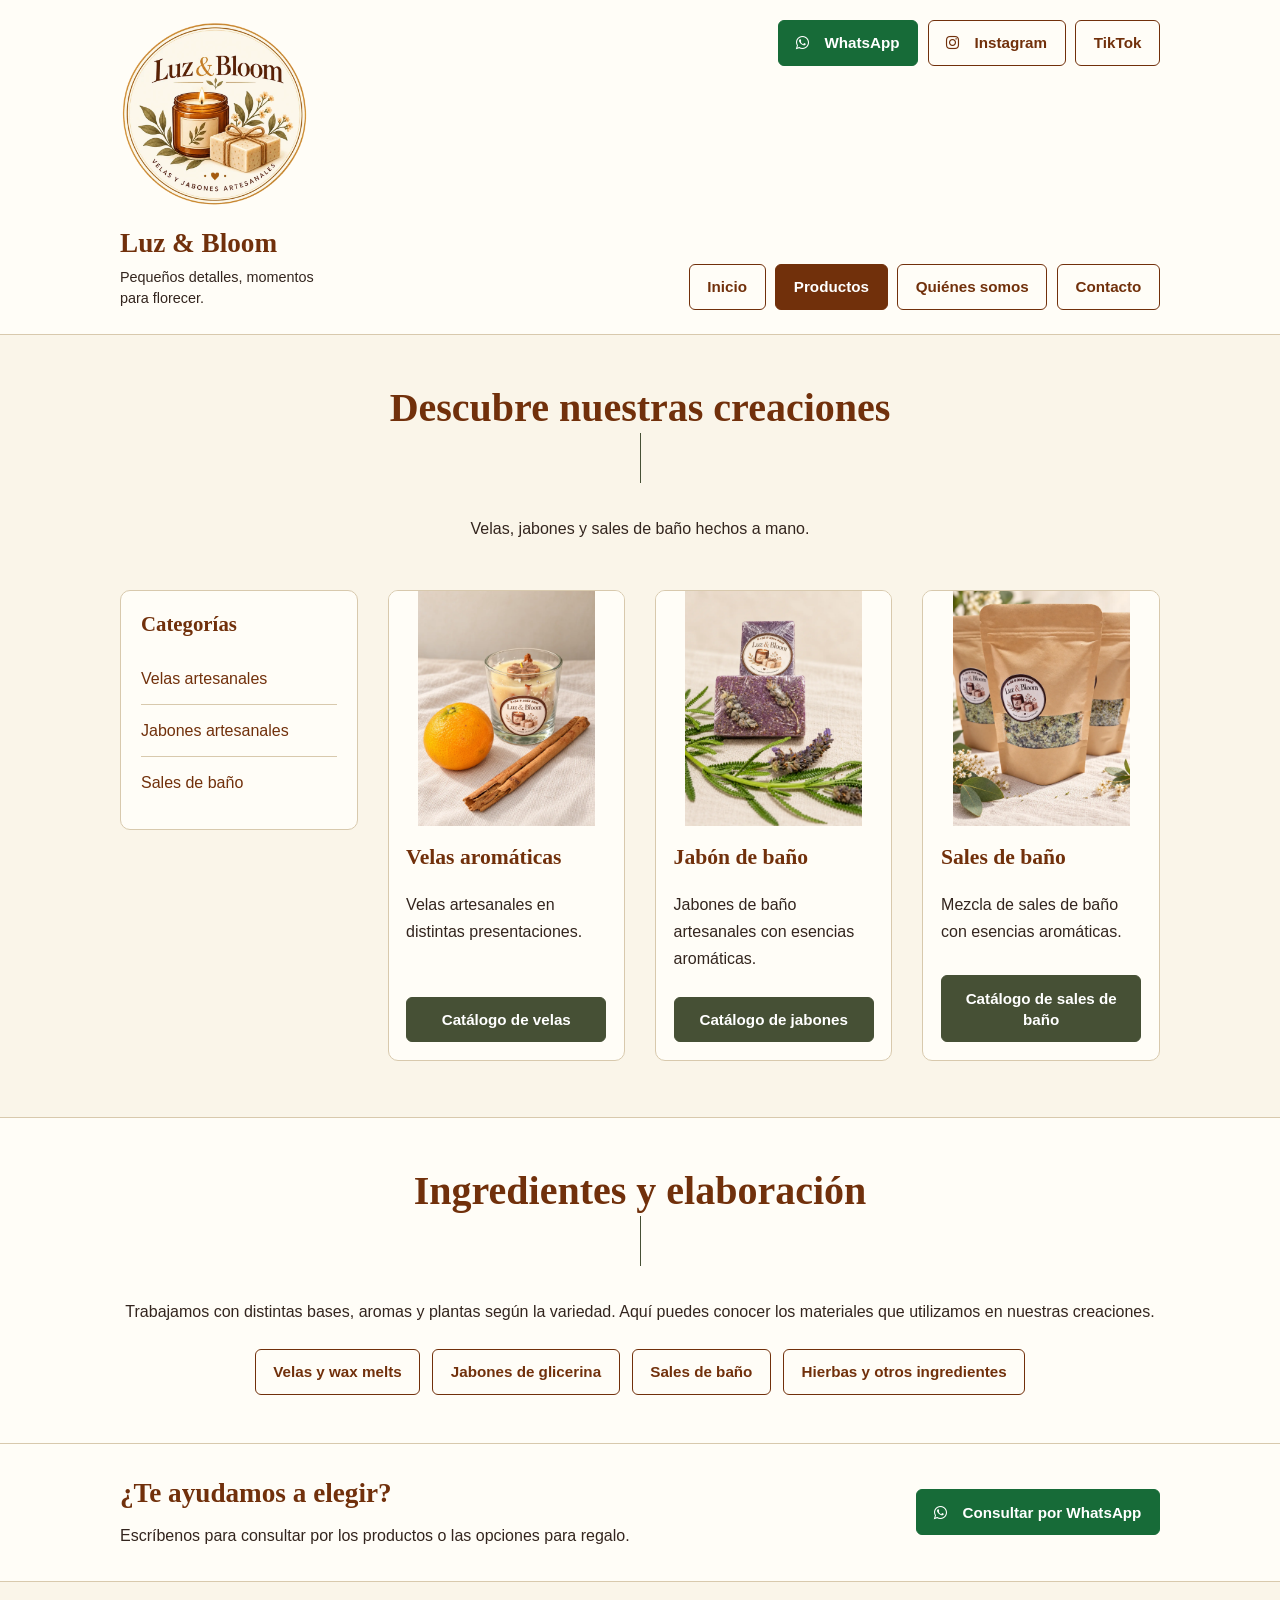
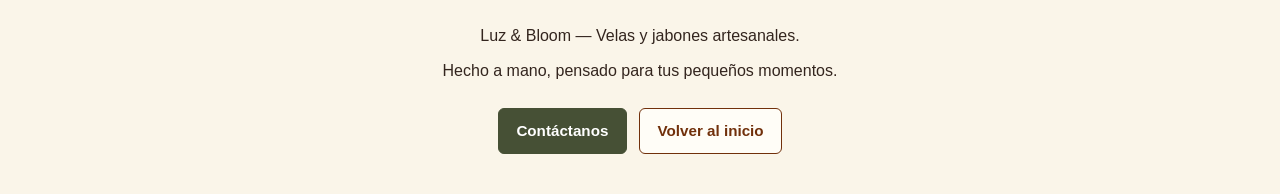
<file: productos.html>
<!DOCTYPE html>
<html lang="es">
<head>
    <meta charset="UTF-8">
    <meta name="viewport" content="width=device-width, initial-scale=1.0">
    <meta name="description" content="Explora los catálogos de Luz &amp; Bloom y conoce los ingredientes y materiales de nuestras creaciones artesanales.">

    <title>Productos | Luz &amp; Bloom</title>

    <link rel="stylesheet" href="vendor/beauty-spa/css/plugins/plugins.css">
    <link rel="stylesheet" href="vendor/beauty-spa/css/style.css">
    <link rel="stylesheet" href="css/tema-luz-bloom.css">
    <link rel="stylesheet" href="css/productos-template.css">

    <script src="js/ingredientes.js" defer></script>
</head>

<body class="luz-bloom">
    <header id="inicio" class="default-header">
        <div class="container cabecera-marca">
            <div class="marca">
                <a href="index.html" aria-label="Luz y Bloom, página de inicio">
                    <img
                        class="marca-logo"
                        src="img/logo.webp"
                        alt="Logo de Luz y Bloom"
                        width="190"
                        height="190">
                </a>

                <h1>Luz &amp; Bloom</h1>
                <p>Pequeños detalles, momentos para florecer.</p>
            </div>

            <nav class="canales" aria-label="Canales de contacto">
                <a
                    class="btn boton-whatsapp"
                    href="https://wa.me/56930549400"
                    target="_blank"
                    rel="noopener noreferrer">
                    <i class="fa fa-whatsapp" aria-hidden="true"></i>
                    WhatsApp
                </a>

                <a
                    class="btn boton-marca"
                    href="https://www.instagram.com/luzandbloom/"
                    target="_blank"
                    rel="noopener noreferrer">
                    <i class="fa fa-instagram" aria-hidden="true"></i>
                    Instagram
                </a>

                <a
                    class="btn boton-marca"
                    href="https://www.tiktok.com/@luzandbloom"
                    target="_blank"
                    rel="noopener noreferrer">
                    TikTok
                </a>
            </nav>

            <nav class="menu-principal" aria-label="Menú principal">
                <ul>
                    <li>
                        <a class="btn boton-marca" href="index.html">Inicio</a>
                    </li>
                    <li>
                        <a
                            class="btn boton-marca"
                            href="productos.html"
                            aria-current="page">
                            Productos
                        </a>
                    </li>
                    <li>
                        <a class="btn boton-marca" href="nosotros.html">
                            Quiénes somos
                        </a>
                    </li>
                    <li>
                        <a class="btn boton-marca" href="contacto.html">Contacto</a>
                    </li>
                </ul>
            </nav>
        </div>
    </header>

    <main>
        <section class="bienvenida" aria-labelledby="titulo-catalogo">
            <div class="container text-center">
                <div class="section-title">
                    <h2 id="titulo-catalogo">Descubre nuestras creaciones</h2>
                </div>
                <p>Velas, jabones y sales de baño hechos a mano.</p>
            </div>
        </section>

        <div class="container catalogo-categorias">
            <div class="row">
                <div class="col-lg-3">
                    <nav class="categorias-menu" aria-labelledby="titulo-categorias">
                        <h2 id="titulo-categorias">Categorías</h2>
                        <ul>
                            <li><a href="velas.html">Velas artesanales</a></li>
                            <li><a href="jabones.html">Jabones artesanales</a></li>
                            <li><a href="sales.html">Sales de baño</a></li>
                        </ul>
                    </nav>
                </div>

                <div class="col-lg-9">
                    <div class="row">
                        <div class="col-md-4 columna-producto">
                            <article class="tarjeta-producto">
                                <a
                                    class="producto-foto simple-hover"
                                    href="velas.html"
                                    aria-label="Abrir catálogo de velas">
                                    <img
                                        class="img-fluid"
                                        src="img/Mejoradas/20261020_104635-v2.webp"
                                        alt="Vela de naranja y canela en vaso de vidrio"
                                        width="600"
                                        height="600">
                                </a>

                                <div class="producto-contenido">
                                    <h3>Velas aromáticas</h3>
                                    <p>Velas artesanales en distintas presentaciones.</p>
                                    <a
                                        class="btn boton-destacado producto-enlace"
                                        href="velas.html">
                                        Catálogo de velas
                                    </a>
                                </div>
                            </article>
                        </div>

                        <div class="col-md-4 columna-producto">
                            <article class="tarjeta-producto">
                                <a
                                    class="producto-foto simple-hover"
                                    href="jabones.html"
                                    aria-label="Abrir catálogo de jabones">
                                    <img
                                        class="img-fluid"
                                        src="img/Mejoradas/20261020_105540-v2.webp"
                                        alt="Jabón violeta de lavanda con flores secas"
                                        width="600"
                                        height="600">
                                </a>

                                <div class="producto-contenido">
                                    <h3>Jabón de baño</h3>
                                    <p>Jabones de baño artesanales con esencias aromáticas.</p>
                                    <a
                                        class="btn boton-destacado producto-enlace"
                                        href="jabones.html">
                                        Catálogo de jabones
                                    </a>
                                </div>
                            </article>
                        </div>

                        <div class="col-md-4 columna-producto">
                            <article class="tarjeta-producto">
                                <a
                                    class="producto-foto simple-hover"
                                    href="sales.html"
                                    aria-label="Abrir catálogo de sales de baño">
                                    <img
                                        class="img-fluid"
                                        src="img/Mejoradas/20261020_110623-v2.webp"
                                        alt="Sales de baño en bolsas de papel kraft"
                                        width="600"
                                        height="600">
                                </a>

                                <div class="producto-contenido">
                                    <h3>Sales de baño</h3>
                                    <p>Mezcla de sales de baño con esencias aromáticas.</p>
                                    <a
                                        class="btn boton-destacado producto-enlace"
                                        href="sales.html">
                                        Catálogo de sales de baño
                                    </a>
                                </div>
                            </article>
                        </div>
                    </div>
                </div>
            </div>
        </div>

        <section class="creaciones" aria-labelledby="titulo-ingredientes">
            <div class="container">
                <div class="section-title text-center">
                    <h2 id="titulo-ingredientes">Ingredientes y elaboración</h2>
                </div>

                <p class="text-center">
                    Trabajamos con distintas bases, aromas y plantas según
                    la variedad. Aquí puedes conocer los materiales
                    que utilizamos en nuestras creaciones.
                </p>

                <div class="ingredientes-botones">
                    <button
                        class="btn boton-marca"
                        type="button"
                        data-ingredientes="ingredientes-velas"
                        aria-haspopup="dialog"
                        aria-controls="visor-ingredientes">
                        Velas y wax melts
                    </button>

                    <button
                        class="btn boton-marca"
                        type="button"
                        data-ingredientes="ingredientes-jabones"
                        aria-haspopup="dialog"
                        aria-controls="visor-ingredientes">
                        Jabones de glicerina
                    </button>

                    <button
                        class="btn boton-marca"
                        type="button"
                        data-ingredientes="ingredientes-sales"
                        aria-haspopup="dialog"
                        aria-controls="visor-ingredientes">
                        Sales de baño
                    </button>

                    <button
                        class="btn boton-marca"
                        type="button"
                        data-ingredientes="ingredientes-hierbas"
                        aria-haspopup="dialog"
                        aria-controls="visor-ingredientes">
                        Hierbas y otros ingredientes
                    </button>
                </div>
            </div>
        </section>

        <section class="ayuda-catalogo" aria-labelledby="titulo-ayuda">
            <div class="container">
                <div class="ayuda-contenido">
                    <div>
                        <h2 id="titulo-ayuda">¿Te ayudamos a elegir?</h2>
                        <p>
                            Escríbenos para consultar por los productos
                            o las opciones para regalo.
                        </p>
                    </div>

                    <a
                        class="btn boton-whatsapp"
                        href="https://wa.me/56930549400"
                        target="_blank"
                        rel="noopener noreferrer">
                        <i class="fa fa-whatsapp" aria-hidden="true"></i>
                        Consultar por WhatsApp
                    </a>
                </div>
            </div>
        </section>
    </main>

    <footer class="footer pie-marca">
        <div class="container text-center">
            <p>Luz &amp; Bloom — Velas y jabones artesanales.</p>
            <p>Hecho a mano, pensado para tus pequeños momentos.</p>

            <div class="pie-botones">
                <a class="btn boton-destacado" href="contacto.html">
                    Contáctanos
                </a>
                <a class="btn boton-marca" href="#inicio">
                    Volver al inicio
                </a>
            </div>
        </div>
    </footer>

    <dialog
        id="visor-ingredientes"
        aria-labelledby="titulo-ficha-ingredientes">
        <article class="ingredientes-ficha">
            <h3 id="titulo-ficha-ingredientes" tabindex="-1"></h3>
            <div id="contenido-ficha-ingredientes"></div>
        </article>
    </dialog>

    <template id="ingredientes-velas">
        <p>
            Utilizamos cera de soja de alto y bajo punto de fusión,
            cera de abejas y parafina en gel. La elección de la base
            depende del diseño y del uso de cada modelo.
        </p>

        <ul>
            <li>
                <strong>Aromáticas:</strong>
                combinan color, perfume y presentación para ambientar
                los espacios y acompañar momentos de descanso.
            </li>
            <li>
                <strong>Decorativas:</strong>
                destacan por sus formas, colores y detalles de diseño,
                con un toque de aroma.
            </li>
            <li>
                <strong>Con hierbas secas:</strong>
                incorporan elementos botánicos según la variedad.
                Algunas creaciones acompañan celebraciones y rituales
                personales, como Navidad o fechas del calendario lunar.
            </li>
        </ul>

        <p>
            También elaboramos wax melts, pequeñas piezas de cera
            aromática sin pabilo. Se funden con el calor de un difusor
            o quemador compatible para liberar su perfume.
        </p>
    </template>

    <template id="ingredientes-jabones">
        <p>
            Elaboramos nuestros jabones con base de glicerina blanca
            o traslúcida, a la que incorporamos esencias, aromas
            y colorantes según la variedad.
        </p>

        <p>
            Algunas fórmulas también incluyen manteca de karité,
            manteca de coco o aceite de coco. Estos ingredientes
            se utilizan en cosmética para aportar suavidad
            y complementar el cuidado de la piel.
        </p>

        <p>
            La glicerina es un ingrediente humectante, utilizado
            en cosmética para ayudar a conservar la humedad.
        </p>
    </template>

    <template id="ingredientes-sales">
        <p>
            Combinamos sales de baño con plantas, flores y aromas
            según la preparación. Las mezclas botánicas aportan
            color, textura y perfume al agua para acompañar
            un momento de baño y descanso.
        </p>
    </template>

    <template id="ingredientes-hierbas">
        <p>
            Entre los ingredientes utilizados en nuestras distintas
            preparaciones se encuentran flores, hierbas, especias y miel.
        </p>

        <ul>
            <li>
                <strong>Rosa:</strong>
                destaca por su aroma floral y su uso en perfumería
                y cuidado cosmético.
            </li>
            <li>
                <strong>Caléndula:</strong>
                flor utilizada en preparaciones destinadas
                al cuidado de la piel.
            </li>
            <li>
                <strong>Manzanilla:</strong>
                aporta notas herbales y florales a las mezclas botánicas.
            </li>
            <li>
                <strong>Menta:</strong>
                se reconoce por su perfume fresco y mentolado.
            </li>
            <li>
                <strong>Canela:</strong>
                aporta un aroma cálido, dulce y especiado.
            </li>
            <li>
                <strong>Miel:</strong>
                ingrediente utilizado en formulaciones cosméticas
                para acondicionar la piel.
            </li>
            <li>
                <strong>Clavo de olor:</strong>
                aporta un perfume intenso y especiado.
            </li>
        </ul>
    </template>
</body>
</html>
</file>
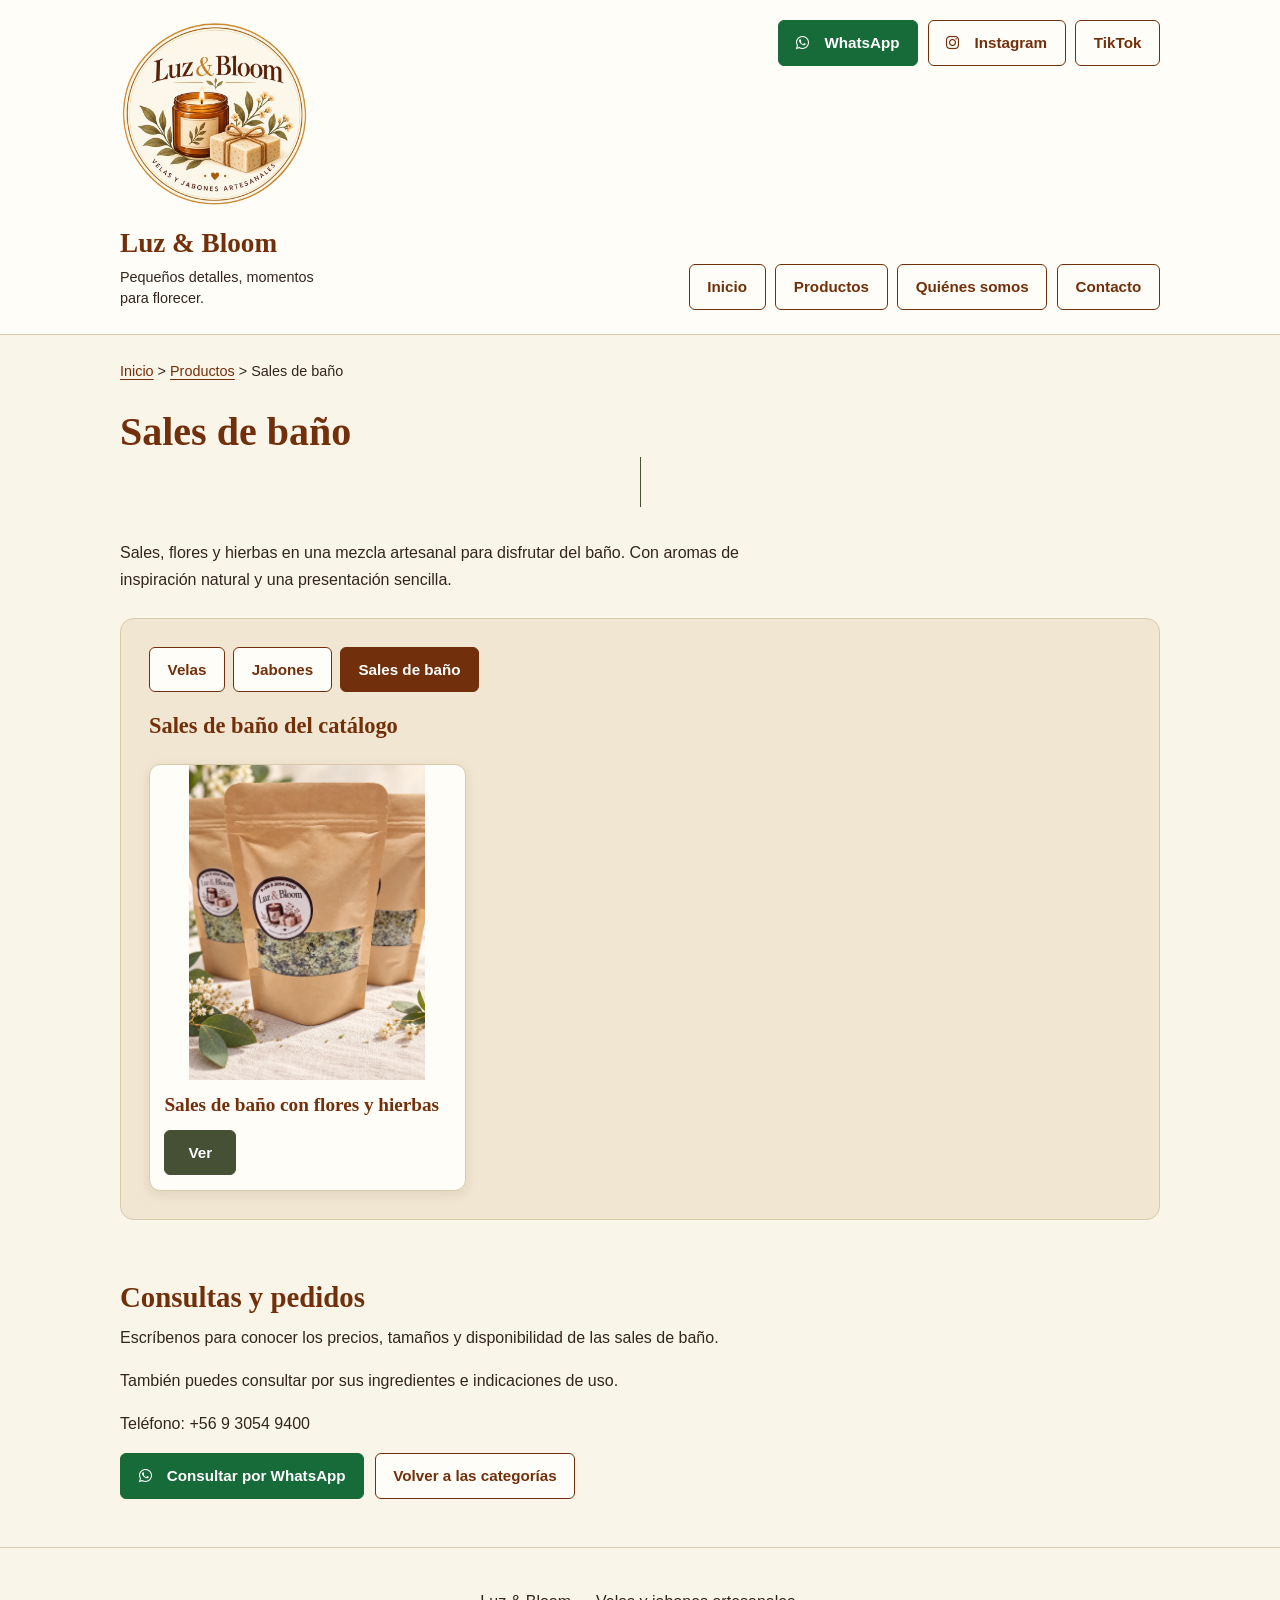
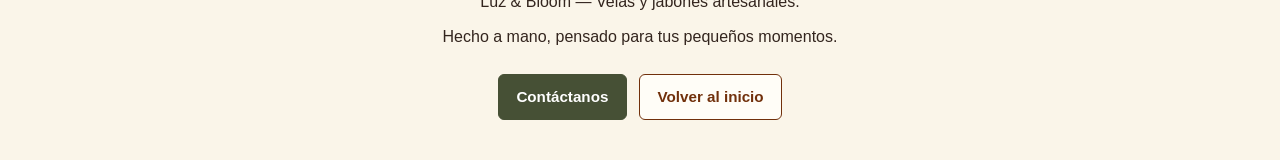
<file: sales.html>
<!DOCTYPE html>
<html lang="es">
<head>
    <meta charset="UTF-8">
    <meta name="viewport" content="width=device-width, initial-scale=1.0">
    <meta name="description" content="Sales de baño artesanales de Luz &amp; Bloom, con manzanilla, caléndula y pétalos de rosa.">

    <title>Sales de baño | Luz &amp; Bloom</title>

    <!-- Recursos del template Assan Beauty Spa -->
    <link rel="stylesheet" href="vendor/beauty-spa/css/plugins/plugins.css">
    <link rel="stylesheet" href="vendor/beauty-spa/css/style.css">

    <!-- Adaptación para Luz & Bloom -->
    <link rel="stylesheet" href="css/tema-luz-bloom.css">
    <link rel="stylesheet" href="css/vitrinas.css">
    <link rel="stylesheet" href="css/velas.css">
    <link rel="stylesheet" href="css/catalogos-template.css">

    <script src="js/catalogos.js" defer></script>
</head>

<body class="luz-bloom">
    <header id="inicio" class="default-header">
        <div class="container cabecera-marca">
            <div class="marca">
                <a href="index.html" aria-label="Luz y Bloom, página de inicio">
                    <img
                        class="marca-logo"
                        src="img/logo.webp"
                        alt="Logo de Luz y Bloom"
                        width="190"
                        height="190">
                </a>

                <h1>Luz &amp; Bloom</h1>
                <p>Pequeños detalles, momentos para florecer.</p>
            </div>

            <nav class="canales" aria-label="Canales de contacto">
                <a
                    class="btn boton-whatsapp"
                    href="https://wa.me/56930549400"
                    target="_blank"
                    rel="noopener noreferrer">
                    <i class="fa fa-whatsapp" aria-hidden="true"></i>
                    WhatsApp
                </a>

                <a
                    class="btn boton-marca"
                    href="https://www.instagram.com/luzandbloom/"
                    target="_blank"
                    rel="noopener noreferrer">
                    <i class="fa fa-instagram" aria-hidden="true"></i>
                    Instagram
                </a>

                <a
                    class="btn boton-marca"
                    href="https://www.tiktok.com/@luzandbloom"
                    target="_blank"
                    rel="noopener noreferrer">
                    TikTok
                </a>
            </nav>

            <nav class="menu-principal" aria-label="Menú principal">
                <ul>
                    <li>
                        <a class="btn boton-marca" href="index.html">
                            Inicio
                        </a>
                    </li>
                    <li>
                        <a class="btn boton-marca" href="productos.html">
                            Productos
                        </a>
                    </li>
                    <li>
                        <a class="btn boton-marca" href="nosotros.html">
                            Quiénes somos
                        </a>
                    </li>
                    <li>
                        <a class="btn boton-marca" href="contacto.html">
                            Contacto
                        </a>
                    </li>
                </ul>
            </nav>
        </div>
    </header>

    <main class="container vitrinas velas">
        <nav class="ruta-catalogo" aria-label="Ruta de navegación">
            <p>
                <a href="index.html">Inicio</a> &gt;
                <a href="productos.html">Productos</a> &gt;
                <span aria-current="page">Sales de baño</span>
            </p>
        </nav>

        <div class="section-title">
            <h2>Sales de baño</h2>
        </div>

        <p>
            Sales, flores y hierbas en una mezcla artesanal para disfrutar
            del baño. Con aromas de inspiración natural y una presentación
            sencilla.
        </p>

        <section class="vitrina" id="vitrina" aria-labelledby="titulo-vitrina">
            <nav aria-label="Categorías del catálogo">
                <ul class="vitrina-categorias">
                    <li>
                        <a class="btn boton-marca" href="velas.html">
                            Velas
                        </a>
                    </li>
                    <li>
                        <a class="btn boton-marca" href="jabones.html">
                            Jabones
                        </a>
                    </li>
                    <li>
                        <a
                            class="btn boton-marca"
                            href="sales.html"
                            aria-current="page">
                            Sales de baño
                        </a>
                    </li>
                </ul>
            </nav>

            <h3 id="titulo-vitrina">Sales de baño del catálogo</h3>

            <ul class="vitrina-cuadricula" id="tarjetas-velas" hidden></ul>

            <nav
                class="velas-paginacion"
                id="paginacion-velas"
                aria-label="Páginas del catálogo de sales de baño"
                hidden>
                <button
                    class="btn boton-marca"
                    id="pagina-anterior"
                    type="button">
                    Anterior
                </button>

                <span id="numero-pagina" aria-live="polite"></span>

                <button
                    class="btn boton-marca"
                    id="pagina-siguiente"
                    type="button">
                    Siguiente
                </button>
            </nav>

            <div id="fichas-velas">
                <article class="vela-ficha" id="sales-botanicas">
                    <h3 tabindex="-1">Sales de baño con flores y hierbas</h3>

                    <img
                        src="img/Mejoradas/20261020_110623-v2.webp"
                        alt="Sales de baño con flores y hierbas en bolsas de papel kraft con ventana"
                        width="300">

                    <img
                        src="img/Mejoradas/20261020_110903-v2.webp"
                        alt="Bolsas de sales de baño junto a flores secas, especias y frascos de aceites"
                        width="350">

                    <p>
                        Una mezcla de sales con manzanilla, caléndula y pétalos
                        de rosa. Las flores aportan color y notas herbales
                        a esta preparación hecha a mano.
                    </p>

                    <ul>
                        <li>
                            <strong>Ingredientes:</strong>
                            Sales de baño, manzanilla, caléndula y pétalos de rosa.
                        </li>
                        <li>
                            <strong>Aroma:</strong>
                            Floral y herbal.
                        </li>
                        <li>
                            <strong>Beneficios sensoriales:</strong>
                            Aportan aroma y un toque floral al agua, para disfrutar
                            de un baño perfumado.
                        </li>
                        <li>
                            <strong>Presentación:</strong>
                            Bolsa de papel kraft con cierre y ventana transparente.
                        </li>
                    </ul>

                    <h4>Nuestra mezcla botánica</h4>

                    <p>
                        Las flores secas y las hierbas forman parte del aspecto
                        de nuestra mezcla. A través de la ventana del envase
                        puedes apreciar sus colores y texturas.
                    </p>

                    <p>
                        <a
                            class="btn boton-whatsapp"
                            href="https://wa.me/56930549400?text=Hola%2C%20quisiera%20consultar%20por%20las%20sales%20de%20ba%C3%B1o%20con%20flores%20y%20hierbas."
                            target="_blank"
                            rel="noopener noreferrer">
                            Consultar por WhatsApp
                        </a>
                    </p>
                </article>
            </div>
        </section>

        <section
            class="pedidos-catalogo"
            id="pedidos"
            aria-labelledby="titulo-pedidos">
            <h2 id="titulo-pedidos">Consultas y pedidos</h2>

            <p>
                Escríbenos para conocer los precios, tamaños y disponibilidad
                de las sales de baño.
            </p>
            <p>
                También puedes consultar por sus ingredientes e indicaciones de uso.
            </p>
            <p>Teléfono: +56 9 3054 9400</p>

            <div class="velas-controles">
                <a
                    class="btn boton-whatsapp"
                    href="https://wa.me/56930549400"
                    target="_blank"
                    rel="noopener noreferrer">
                    <i class="fa fa-whatsapp" aria-hidden="true"></i>
                    Consultar por WhatsApp
                </a>

                <a class="btn boton-marca" href="productos.html">
                    Volver a las categorías
                </a>
            </div>
        </section>
    </main>

    <footer class="footer pie-marca">
        <div class="container text-center">
            <p>Luz &amp; Bloom — Velas y jabones artesanales.</p>
            <p>Hecho a mano, pensado para tus pequeños momentos.</p>

            <div class="pie-botones">
                <a class="btn boton-destacado" href="contacto.html">
                    Contáctanos
                </a>
                <a class="btn boton-marca" href="#inicio">
                    Volver al inicio
                </a>
            </div>
        </div>
    </footer>

    <template id="plantilla-vela">
        <li class="vitrina-tarjeta vela-tarjeta">
            <div class="vela-columna">
                <button class="vela-foto" type="button" aria-haspopup="dialog">
                    <img alt="">
                </button>

                <div class="vela-miniaturas" role="group" hidden></div>

                <p class="vitrina-nombre"></p>

                <div class="vela-tarjeta-boton">
                    <button
                        class="btn boton-destacado vela-ver"
                        type="button"
                        aria-expanded="false">
                        Ver
                    </button>
                </div>
            </div>
        </li>
    </template>

    <dialog id="visor-vela" aria-label="Fotografía ampliada">
        <img id="foto-visor" alt="">
    </dialog>
</body>
</html>
</file>
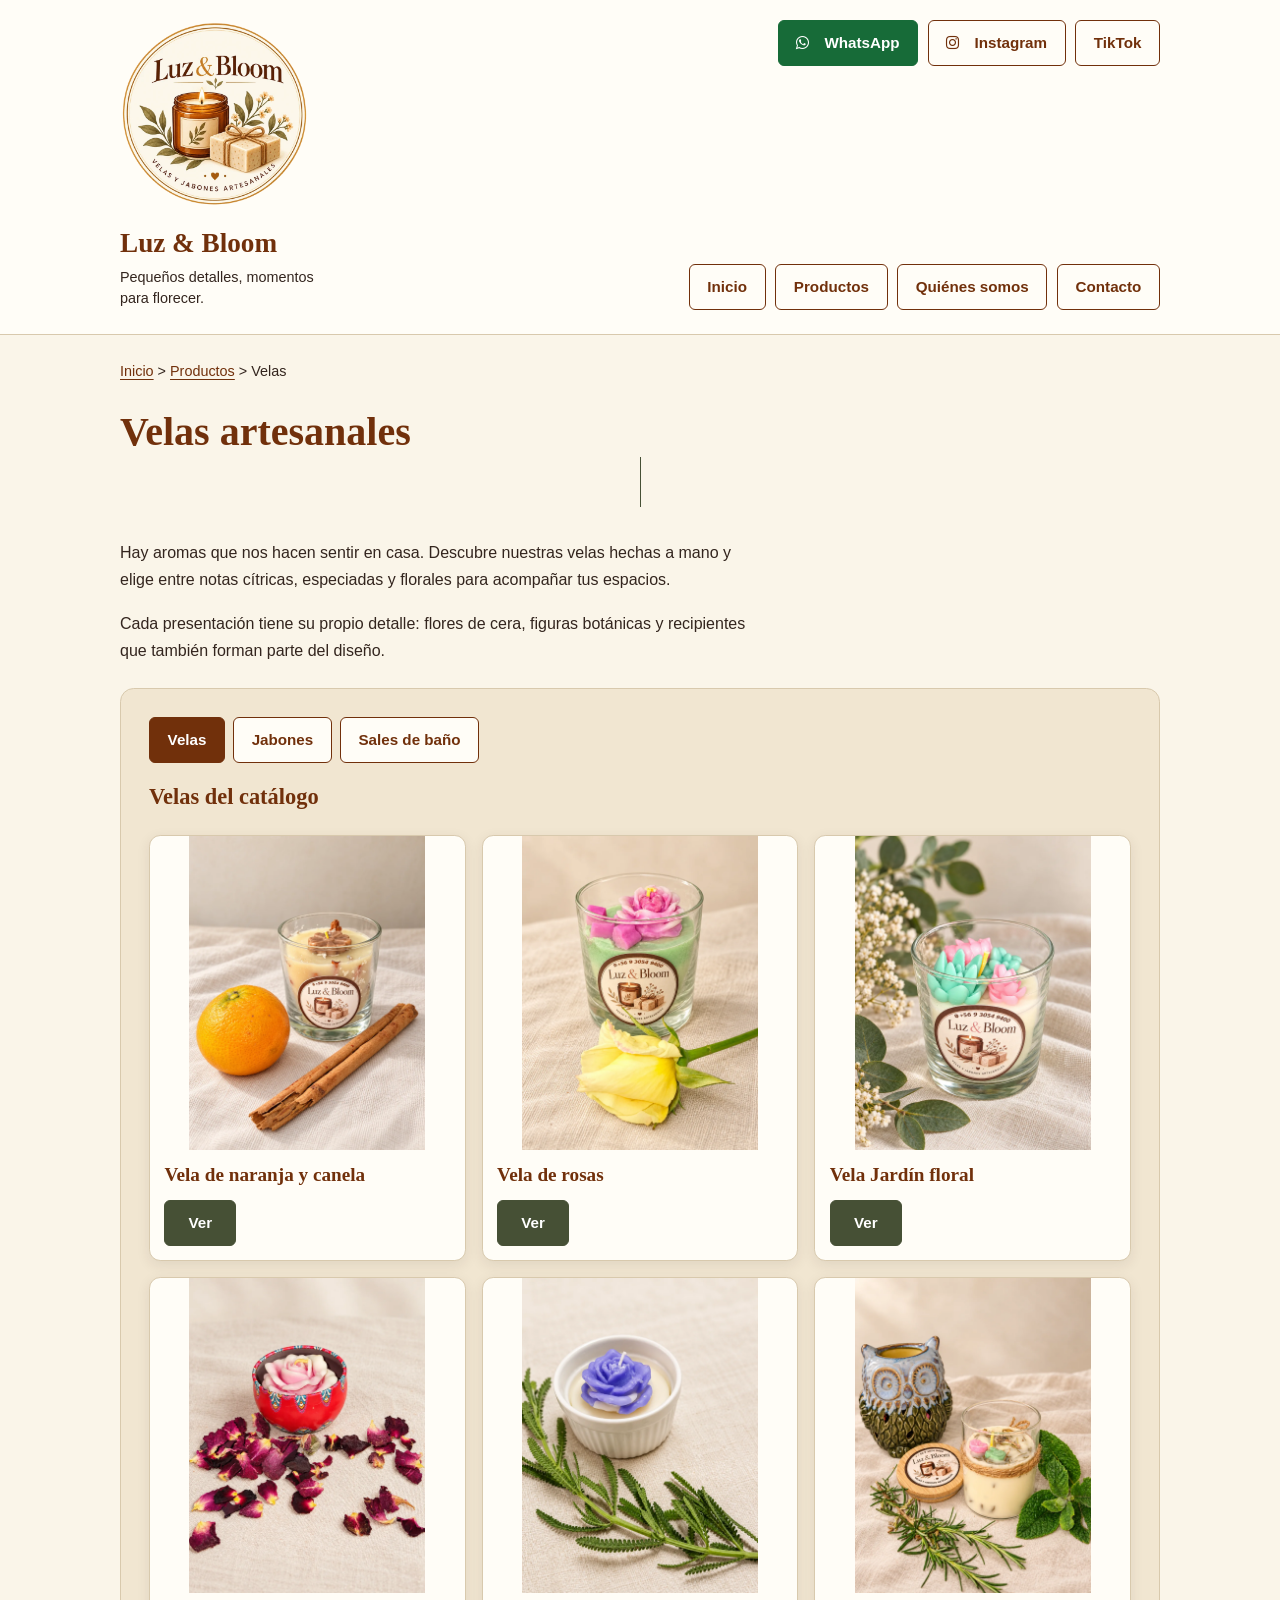
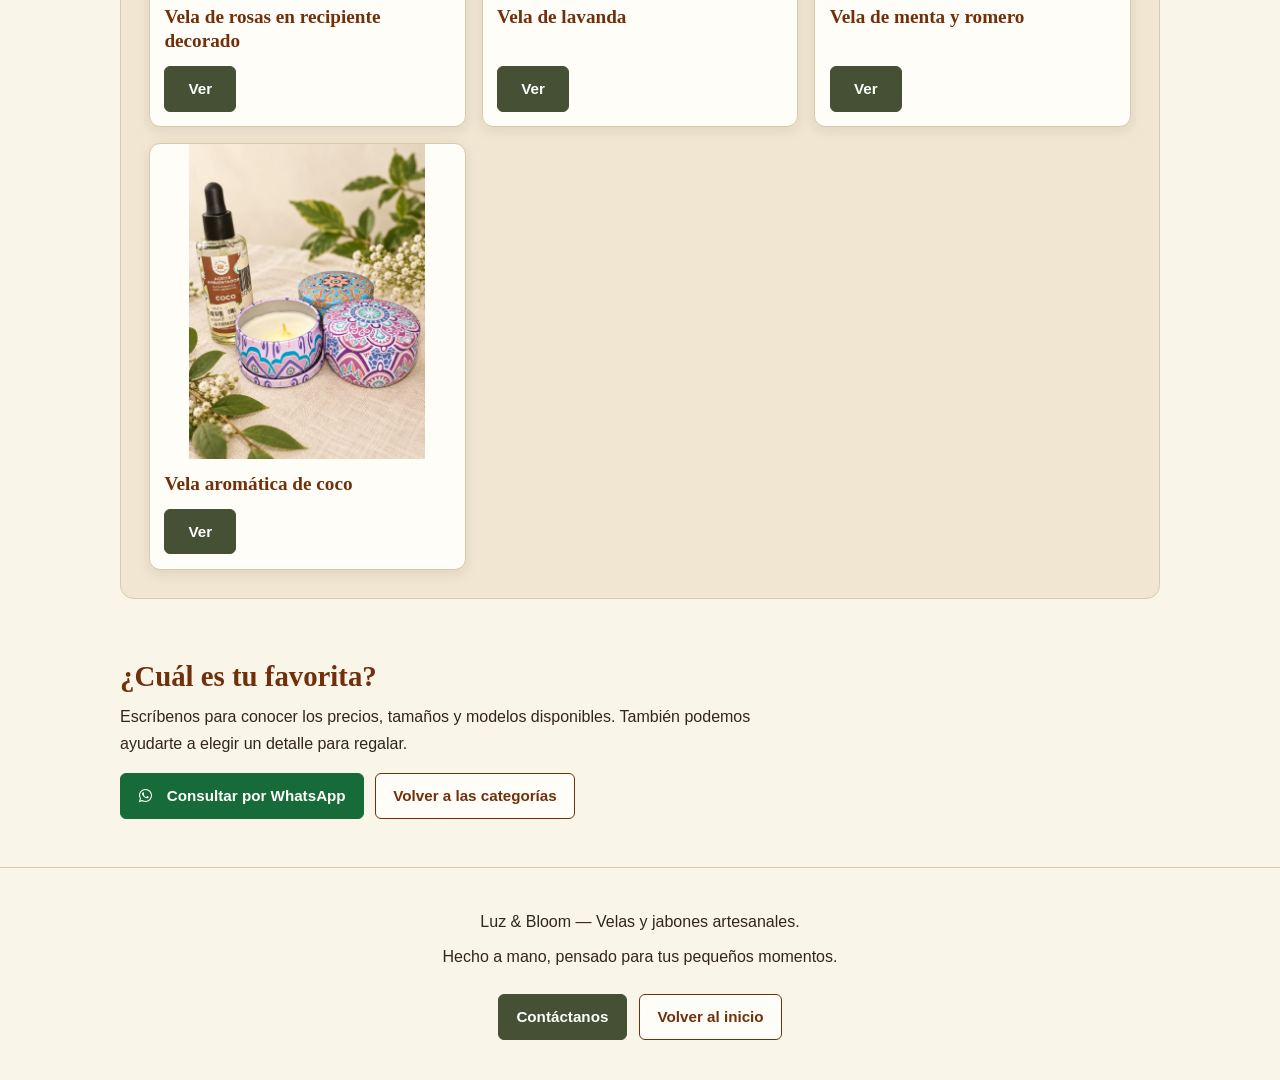
<file: velas.html>
<!DOCTYPE html>
<html lang="es">
<head>
    <meta charset="UTF-8">
    <meta name="viewport" content="width=device-width, initial-scale=1.0">
    <meta name="description" content="Conoce las velas artesanales de Luz &amp; Bloom: aromas, ingredientes y presentaciones.">

    <title>Velas artesanales | Luz &amp; Bloom</title>

    <!-- Recursos del template Assan Beauty Spa -->
    <link rel="stylesheet" href="vendor/beauty-spa/css/plugins/plugins.css">
    <link rel="stylesheet" href="vendor/beauty-spa/css/style.css">

    <!-- Adaptación para Luz & Bloom -->
    <link rel="stylesheet" href="css/tema-luz-bloom.css">
    <link rel="stylesheet" href="css/vitrinas.css">
    <link rel="stylesheet" href="css/velas.css">
    <link rel="stylesheet" href="css/catalogos-template.css">

    <script src="js/catalogos.js" defer></script>
</head>

<body class="luz-bloom">
    <header id="inicio" class="default-header">
        <div class="container cabecera-marca">
            <div class="marca">
                <a href="index.html" aria-label="Luz y Bloom, página de inicio">
                    <img
                        class="marca-logo"
                        src="img/logo.webp"
                        alt="Logo de Luz y Bloom"
                        width="190"
                        height="190">
                </a>

                <h1>Luz &amp; Bloom</h1>
                <p>Pequeños detalles, momentos para florecer.</p>
            </div>

            <nav class="canales" aria-label="Canales de contacto">
                <a
                    class="btn boton-whatsapp"
                    href="https://wa.me/56930549400"
                    target="_blank"
                    rel="noopener noreferrer">
                    <i class="fa fa-whatsapp" aria-hidden="true"></i>
                    WhatsApp
                </a>

                <a
                    class="btn boton-marca"
                    href="https://www.instagram.com/luzandbloom/"
                    target="_blank"
                    rel="noopener noreferrer">
                    <i class="fa fa-instagram" aria-hidden="true"></i>
                    Instagram
                </a>

                <a
                    class="btn boton-marca"
                    href="https://www.tiktok.com/@luzandbloom"
                    target="_blank"
                    rel="noopener noreferrer">
                    TikTok
                </a>
            </nav>

            <nav class="menu-principal" aria-label="Menú principal">
                <ul>
                    <li>
                        <a class="btn boton-marca" href="index.html">Inicio</a>
                    </li>
                    <li>
                        <a class="btn boton-marca" href="productos.html">Productos</a>
                    </li>
                    <li>
                        <a class="btn boton-marca" href="nosotros.html">Quiénes somos</a>
                    </li>
                    <li>
                        <a class="btn boton-marca" href="contacto.html">Contacto</a>
                    </li>
                </ul>
            </nav>
        </div>
    </header>

    <main class="container vitrinas velas">
        <nav class="ruta-catalogo" aria-label="Ruta de navegación">
            <p>
                <a href="index.html">Inicio</a> &gt;
                <a href="productos.html">Productos</a> &gt;
                <span aria-current="page">Velas</span>
            </p>
        </nav>

        <div class="section-title">
            <h2>Velas artesanales</h2>
        </div>

        <p>
            Hay aromas que nos hacen sentir en casa. Descubre nuestras velas
            hechas a mano y elige entre notas cítricas, especiadas y florales
            para acompañar tus espacios.
        </p>

        <p>
            Cada presentación tiene su propio detalle: flores de cera,
            figuras botánicas y recipientes que también forman parte del diseño.
        </p>

        <section class="vitrina" id="vitrina" aria-labelledby="titulo-vitrina">
            <nav aria-label="Categorías del catálogo">
                <ul class="vitrina-categorias">
                    <li>
                        <a class="btn boton-marca" href="velas.html" aria-current="page">
                            Velas
                        </a>
                    </li>
                    <li>
                        <a class="btn boton-marca" href="jabones.html">Jabones</a>
                    </li>
                    <li>
                        <a class="btn boton-marca" href="sales.html">Sales de baño</a>
                    </li>
                </ul>
            </nav>

            <h3 id="titulo-vitrina">Velas del catálogo</h3>

            <ul class="vitrina-cuadricula" id="tarjetas-velas" hidden></ul>

            <nav
                class="velas-paginacion"
                id="paginacion-velas"
                aria-label="Páginas del catálogo de velas"
                hidden>
                <button class="btn boton-marca" id="pagina-anterior" type="button">
                    Anterior
                </button>
                <span id="numero-pagina" aria-live="polite"></span>
                <button class="btn boton-marca" id="pagina-siguiente" type="button">
                    Siguiente
                </button>
            </nav>

            <div id="fichas-velas">
                <article class="vela-ficha" id="naranja-canela">
                    <h3 tabindex="-1">Vela de naranja y canela</h3>
                    <img
                        src="img/Mejoradas/20261020_104635-v2.webp"
                        alt="Vela en vaso de vidrio junto a una naranja y ramas de canela"
                        width="300">

                    <p>
                        La frescura de la naranja y el aroma especiado de la canela
                        se combinan en una vela hecha a mano. Una mezcla cálida
                        para perfumar tu espacio y acompañar una tarde en casa.
                    </p>

                    <ul>
                        <li><strong>Ingredientes:</strong> Hecha a base de naranja y canela.</li>
                        <li><strong>Aroma:</strong> Cítrico, dulce y especiado.</li>
                        <li><strong>Beneficios sensoriales:</strong> Perfuma el ambiente con notas frescas de naranja y un fondo cálido de canela.</li>
                        <li><strong>Presentación:</strong> Vaso de vidrio con decoración artesanal.</li>
                    </ul>

                    <p>
                        <a
                            class="btn boton-whatsapp"
                            href="https://wa.me/56930549400?text=Hola%2C%20quisiera%20consultar%20por%20la%20vela%20de%20naranja%20y%20canela."
                            target="_blank"
                            rel="noopener noreferrer">
                            Consultar por WhatsApp
                        </a>
                    </p>
                </article>

                <article class="vela-ficha" id="rosas">
                    <h3 tabindex="-1">Vela de rosas</h3>
                    <img
                        src="img/Mejoradas/20261020_104713-v2.webp"
                        alt="Vela en vaso de vidrio con base verde y flores de cera rosadas"
                        width="300">

                    <p>
                        Un aroma floral y a primavera. Sus tonos verdes y rosados
                        le dan un aspecto de jardín en miniatura, para decorar
                        un rincón de tu casa o regalar.
                    </p>

                    <ul>
                        <li><strong>Ingredientes:</strong> Hecha a base de esencia de rosas.</li>
                        <li><strong>Aroma:</strong> Floral y dulce.</li>
                        <li><strong>Beneficios sensoriales:</strong> Aporta un perfume floral al ambiente y acompaña tus momentos de descanso.</li>
                        <li><strong>Presentación:</strong> Vaso de vidrio con flores rosadas que evoca el aroma floral y la primavera.</li>
                    </ul>

                    <p>
                        <a
                            class="btn boton-whatsapp"
                            href="https://wa.me/56930549400?text=Hola%2C%20quisiera%20consultar%20por%20la%20vela%20de%20rosas."
                            target="_blank"
                            rel="noopener noreferrer">
                            Consultar por WhatsApp
                        </a>
                    </p>
                </article>

                <article class="vela-ficha" id="jardin-floral">
                    <h3 tabindex="-1">Vela Jardín floral</h3>
                    <img
                        src="img/Mejoradas/20261020_104932-v2.webp"
                        alt="Vela en vaso de vidrio con figuras verdes y rosadas con forma de suculentas"
                        width="300">

                    <p>
                        Un pequeño jardín en tonos verdes y rosados. Esta vela
                        combina un aroma floral con figuras de suculentas, para
                        quienes disfrutan de las plantas y los detalles hechos a mano.
                    </p>

                    <ul>
                        <li><strong>Ingredientes:</strong> Base de cera para velas y fragancia floral.</li>
                        <li><strong>Aroma:</strong> Floral.</li>
                        <li><strong>Beneficios sensoriales:</strong> Perfuma el espacio y suma un detalle botánico a la decoración.</li>
                        <li><strong>Presentación:</strong> Vaso de vidrio con figuras de cera inspiradas en suculentas.</li>
                    </ul>

                    <p>
                        <a
                            class="btn boton-whatsapp"
                            href="https://wa.me/56930549400?text=Hola%2C%20quisiera%20consultar%20por%20la%20vela%20Jard%C3%ADn%20floral."
                            target="_blank"
                            rel="noopener noreferrer">
                            Consultar por WhatsApp
                        </a>
                    </p>
                </article>

                <article class="vela-ficha" id="rosa-decorativa">
                    <h3 tabindex="-1">Vela de rosas en recipiente decorado</h3>
                    <img
                        src="img/Mejoradas/20261020_104755-v2.webp"
                        alt="Vela con forma de rosa blanca y rosada en un recipiente rojo estampado"
                        width="300">

                    <p>
                        Una rosa en un recipiente cerámico. Su aroma de rosas y sus
                        colores la convierten en un detalle para regalar o disfrutar
                        en casa.
                    </p>

                    <ul>
                        <li><strong>Ingredientes:</strong> Esencia de rosas.</li>
                        <li><strong>Aroma:</strong> Floral y dulce.</li>
                        <li><strong>Beneficios sensoriales:</strong> Aromatiza el ambiente con notas de rosas y aporta color a tus espacios.</li>
                        <li><strong>Presentación:</strong> Recipiente cerámico decorado con una rosa de cera hecha a mano.</li>
                    </ul>

                    <p>
                        <a
                            class="btn boton-whatsapp"
                            href="https://wa.me/56930549400?text=Hola%2C%20quisiera%20consultar%20por%20la%20vela%20de%20rosas%20en%20recipiente%20rojo."
                            target="_blank"
                            rel="noopener noreferrer">
                            Consultar por WhatsApp
                        </a>
                    </p>
                </article>

                <article class="vela-ficha" id="lavanda">
                    <h3 tabindex="-1">Vela de lavanda</h3>
                    <img
                        src="img/Mejoradas/20261020_110447-v2.webp"
                        alt="Vela con una flor de cera violeta en un recipiente cerámico blanco"
                        width="300">

                    <p>
                        El aroma herbal de la lavanda en una presentación sencilla:
                        un recipiente blanco y una rosa violeta. Para perfumar ese
                        rincón donde te gusta leer, conversar o hacer una pausa.
                    </p>

                    <ul>
                        <li><strong>Ingredientes:</strong> Esencia de lavanda.</li>
                        <li><strong>Aroma:</strong> Herbal y floral.</li>
                        <li><strong>Beneficios sensoriales:</strong> Aporta un aroma de lavanda al espacio, como parte de tu ambiente de descanso.</li>
                        <li><strong>Presentación:</strong> Recipiente cerámico blanco con una rosa violeta.</li>
                    </ul>

                    <p>
                        <a
                            class="btn boton-whatsapp"
                            href="https://wa.me/56930549400?text=Hola%2C%20quisiera%20consultar%20por%20la%20vela%20de%20lavanda."
                            target="_blank"
                            rel="noopener noreferrer">
                            Consultar por WhatsApp
                        </a>
                    </p>
                </article>

                <article class="vela-ficha" id="menta-romero">
                    <h3 tabindex="-1">Vela de menta y romero</h3>
                    <img
                        src="img/Mejoradas/20261020_104449-v3.webp"
                        alt="Vela artesanal de menta y romero"
                        width="300">

                    <p>
                        La menta se siente primero. Después queda el aroma herbal
                        del romero, parecido al de una rama recién cortada.
                    </p>

                    <ul>
                        <li><strong>Ingredientes:</strong> Base de cera con aroma de menta y romero.</li>
                        <li><strong>Aroma:</strong> Fresco y herbal, con una nota mentolada.</li>
                        <li><strong>Beneficios sensoriales:</strong> Perfuma el ambiente con la frescura de la menta y el fondo herbal del romero.</li>
                        <li><strong>Presentación:</strong> Vela artesanal en recipiente individual.</li>
                    </ul>

                    <p>
                        <a
                            class="btn boton-whatsapp"
                            href="https://wa.me/56930549400?text=Hola%2C%20quisiera%20consultar%20por%20la%20vela%20de%20menta%20y%20romero."
                            target="_blank"
                            rel="noopener noreferrer">
                            Consultar por WhatsApp
                        </a>
                    </p>
                </article>

                <article class="vela-ficha" id="coco">
                    <h3 tabindex="-1">Vela aromática de coco</h3>
                    <img
                        src="img/Mejoradas/20261020_104854-v2.webp"
                        alt="Vela aromática de coco en un envase metálico con tapa"
                        width="300">

                    <p>
                        Una vela de aroma dulce a coco en un envase metálico
                        con tapa, fácil de guardar cuando ya está fría.
                    </p>

                    <ul>
                        <li><strong>Ingredientes:</strong> Base de cera con fragancia de coco.</li>
                        <li><strong>Aroma:</strong> Dulce, con notas cremosas de coco.</li>
                        <li><strong>Beneficios sensoriales:</strong> Deja un perfume dulce a coco en el ambiente.</li>
                        <li><strong>Presentación:</strong> Envase metálico con tapa.</li>
                    </ul>

                    <p>
                        <a
                            class="btn boton-whatsapp"
                            href="https://wa.me/56930549400?text=Hola%2C%20quisiera%20consultar%20por%20la%20vela%20arom%C3%A1tica%20de%20coco."
                            target="_blank"
                            rel="noopener noreferrer">
                            Consultar por WhatsApp
                        </a>
                    </p>
                </article>
            </div>
        </section>

        <section class="pedidos-catalogo" aria-labelledby="titulo-pedidos">
            <h2 id="titulo-pedidos">¿Cuál es tu favorita?</h2>

            <p>
                Escríbenos para conocer los precios, tamaños y modelos disponibles.
                También podemos ayudarte a elegir un detalle para regalar.
            </p>

            <div class="velas-controles">
                <a
                    class="btn boton-whatsapp"
                    href="https://wa.me/56930549400"
                    target="_blank"
                    rel="noopener noreferrer">
                    <i class="fa fa-whatsapp" aria-hidden="true"></i>
                    Consultar por WhatsApp
                </a>
                <a class="btn boton-marca" href="productos.html">
                    Volver a las categorías
                </a>
            </div>
        </section>
    </main>

    <footer class="footer pie-marca">
        <div class="container text-center">
            <p>Luz &amp; Bloom — Velas y jabones artesanales.</p>
            <p>Hecho a mano, pensado para tus pequeños momentos.</p>

            <div class="pie-botones">
                <a class="btn boton-destacado" href="contacto.html">
                    Contáctanos
                </a>
                <a class="btn boton-marca" href="#inicio">
                    Volver al inicio
                </a>
            </div>
        </div>
    </footer>

    <template id="plantilla-vela">
        <li class="vitrina-tarjeta vela-tarjeta">
            <div class="vela-columna">
                <button class="vela-foto" type="button" aria-haspopup="dialog">
                    <img alt="">
                </button>

                <div class="vela-miniaturas" role="group" hidden></div>

                <p class="vitrina-nombre"></p>

                <div class="vela-tarjeta-boton">
                    <button
                        class="btn boton-destacado vela-ver"
                        type="button"
                        aria-expanded="false">
                        Ver
                    </button>
                </div>
            </div>
        </li>
    </template>

    <dialog id="visor-vela" aria-label="Fotografía ampliada">
        <img id="foto-visor" alt="">
    </dialog>
</body>
</html>
</file>
<file: vendor/beauty-spa/css/style.css>
/*
Assan Beauty Spa Template
Version- 3.8
author - design_mylife
support - mylifedesign143@gmail.com
*/
@import url("https://fonts.googleapis.com/css?family=Lora:400,400i,700,700i");
@import url("https://fonts.googleapis.com/css?family=Comfortaa:300,400,700");
@import url("https://fonts.googleapis.com/css?family=Lato:300,300i,400,400i");
@font-face {
  font-family: 'FontAwesome';
  src: url("../bower_components/font-awesome/fonts/fontawesome-webfont.eot?v=4.7.0");
  src: url("../bower_components/font-awesome/fonts/fontawesome-webfont.eot?#iefix&v=4.7.0") format("embedded-opentype"), url("../bower_components/font-awesome/fonts/fontawesome-webfont.woff2?v=4.7.0") format("woff2"), url("../bower_components/font-awesome/fonts/fontawesome-webfont.woff?v=4.7.0") format("woff"), url("../bower_components/font-awesome/fonts/fontawesome-webfont.ttf?v=4.7.0") format("truetype"), url("../bower_components/font-awesome/fonts/fontawesome-webfont.svg?v=4.7.0#fontawesomeregular") format("svg");
  font-weight: normal;
  font-style: normal; }

/**et line icons**/
@font-face {
  font-family: 'et-line';
  src: url("../et-line-font/fonts/et-line.eot");
  src: url("../et-line-font/fonts/et-line.eot?#iefix") format("embedded-opentype"), url("../et-line-font/fonts/et-line.woff") format("woff"), url("../et-line-font/fonts/et-line.ttf") format("truetype"), url("../et-line-font/fonts/et-line.svg#et-line") format("svg");
  font-weight: normal;
  font-style: normal; }

/*
Basic of template
*/
html, body, .fullScreen {
  height: 100%; }

body {
  font-size: 13px;
  font-weight: 400;
  color: #999;
  line-height: 1.6;
  letter-spacing: 0em;
  font-family: "Lato", sans-serif;
  overflow-x: hidden; }

@media (min-width: 1200px) {
  .container {
    width: 1070px; } }

button, input, optgroup, select, textarea {
  font-family: "Lato", sans-serif; }

button:focus {
  outline: 0 !important; }

a, .simple-hover img, button, .btn {
  transition: all 0.3s;
  -webkit-transition: all 0.3s; }

a {
  color: #e8b8b8;
  text-decoration: none; }
  a:hover, a:focus {
    text-decoration: none;
    outline: 0 !important;
    color: #666; }

.h1, .h2, .h3, .h4, .h5, .h6, h1, h2, h3, h4, h5, h6 {
  margin-bottom: .5rem;
  font-family: "Comfortaa", cursive;
  font-weight: 600;
  line-height: 1.3;
  color: #111; }

h4, .h4 {
  font-size: 1.25rem; }

h5, .h5 {
  font-size: 1rem; }

hr {
  margin-top: 1rem;
  border: 0;
  border-top: 1px solid rgba(0, 0, 0, 0.1); }

.small, small {
  font-size: 80%;
  font-weight: 400; }

ul, ol {
  margin: 0 0 1.5em 0; }

.tritary-font {
  font-family: "Lora", serif;
  font-weight: 400;
  font-style: italic; }

.base-font {
  font-family: "Lato", sans-serif;
  font-weight: 300; }

.font300 {
  font-weight: 300 !important; }

.font400 {
  font-weight: 400 !important; }

.font500 {
  font-weight: 600 !important; }

.font700 {
  font-weight: 700 !important; }

.font900 {
  font-weight: 900 !important; }

.label {
  display: inline-block;
  padding: 1px 7px;
  border-radius: 2px;
  font-size: 10px; }

.bg-faded {
  background: #F9F9F9; }

.badge-primary {
  background: #e8b8b8 !important; }

.bg-primary {
  background: #e8b8b8 !important;
  border-color: #e8b8b8; }

.bg-success {
  background: #5cb85c !important;
  border-color: #5cb85c; }

.bg-warning {
  background: #f0ad4e;
  border-color: #f0ad4e; }

.bg-info {
  background-color: #5bc0de;
  border-color: #5bc0de; }

.bg-danger {
  background-color: #c9302c;
  border-color: #c9302c; }

.bg-dark {
  border-color: #333;
  background-color: #333; }

.bg-white {
  background: #fff; }

.text-primary {
  color: #e8b8b8 !important; }

.text-danger {
  color: #c9302c !important; }

.text-success {
  color: #5cb85c !important; }

.text-warning {
  color: #f0ad4e !important; }

.text-info {
  color: #5bc0de !important; }

.text-white {
  color: white !important; }

.text-dark {
  color: #222222 !important; }

.text-white-gray {
  color: rgba(255, 255, 255, 0.8) !important; }

.border-round {
  border-radius: 6px;
  -webkit-border-radius: 6px; }

.pos-relative {
  position: relative; }

.lead {
  font-weight: 300; }

strong, b {
  font-weight: 700; }

.fWidth {
  width: 100% !important; }

.oHidden {
  overflow: hidden !important; }

strong, b {
  font-weight: 700; }

.mr0 {
  margin-right: 0px !important; }

.pt0 {
  padding-top: 0 !important; }

.pt10 {
  padding-top: 10px !important; }

.pt20 {
  padding-top: 20px !important; }

.pt30 {
  padding-top: 30px !important; }

.pt40 {
  padding-top: 40px !important; }

.pt50 {
  padding-top: 50px !important; }

.pt60 {
  padding-top: 60px !important; }

.pt70 {
  padding-top: 70px !important; }

.pt80 {
  padding-top: 80px !important; }

.pt90 {
  padding-top: 90px !important; }

.pt100 {
  padding-top: 100px !important; }

.pb0 {
  padding-bottom: 0 !important; }

.pb10 {
  padding-bottom: 10px !important; }

.pb15 {
  padding-bottom: 15px !important; }

.pb20 {
  padding-bottom: 20px !important; }

.pb30 {
  padding-bottom: 30px !important; }

.pb40 {
  padding-bottom: 40px !important; }

.pb50 {
  padding-bottom: 50px !important; }

.pb60 {
  padding-bottom: 60px !important; }

.pb70 {
  padding-bottom: 70px !important; }

.pb80 {
  padding-bottom: 80px !important; }

.pb90 {
  padding-bottom: 90px !important; }

.pb100 {
  padding-bottom: 100px !important; }

.mb0 {
  margin-bottom: 0 !important; }

.mb5 {
  margin-bottom: 5px !important; }

.mb10 {
  margin-bottom: 10px !important; }

.mb20 {
  margin-bottom: 20px !important; }

.mb30 {
  margin-bottom: 30px !important; }

.mb40 {
  margin-bottom: 40px !important; }

.mb50 {
  margin-bottom: 50px !important; }

.mb60 {
  margin-bottom: 60px !important; }

.mb70 {
  margin-bottom: 70px !important; }

.mb80 {
  margin-bottom: 80px !important; }

.mb90 {
  margin-bottom: 90px !important; }

.mb100 {
  margin-bottom: 100px !important; }

.mt5 {
  margin-top: 5px !important; }

.mt10 {
  margin-top: 10px !important; }

.mt20 {
  margin-top: 20px !important; }

.mt30 {
  margin-top: 30px !important; }

.mt40 {
  margin-top: 40px !important; }

.mt50 {
  margin-top: 50px !important; }

.mt60 {
  margin-top: 60px !important; }

.mt70 {
  margin-top: 70px !important; }

.mt80 {
  margin-top: 80px !important; }

.mt90 {
  margin-top: 90px !important; }

.mt100 {
  margin-top: 100px !important; }

.bg-default {
  background-color: #f7f7f7 !important; }

.bg-gray {
  background-color: #fbfbfb; }

.pd-card {
  padding: 40px 20px; }

.back-to-top {
  position: fixed;
  display: block;
  width: 50px;
  height: 50px;
  border-radius: 50%;
  -webkit-border-radius: 50%;
  bottom: 10px;
  right: 10px;
  background: #f5f5f5;
  color: #333;
  line-height: 50px;
  opacity: 0;
  visibility: hidden;
  z-index: 9;
  -webkit-transition: -webkit-transform 0.2s ease-out;
  -moz-transition: -moz-transform 0.2s ease-out;
  transition: transform 0.2s ease-out;
  transform: translate3d(0, 15px, 0);
  -webkit-transform: translate3d(0, 15px, 0); }
  .back-to-top i {
    display: block;
    font-size: 25px;
    line-height: 50px;
    text-align: center; }
  .back-to-top:hover {
    box-shadow: 0px 3px 20px rgba(0, 0, 0, 0.2);
    color: #333; }
  .back-to-top.show {
    opacity: 1;
    visibility: visible;
    transform: translate3d(0, 0px, 0);
    -webkit-transform: translate3d(0, 0px, 0); }

/**preloader**/
.loader,
.loader:before,
.loader:after {
  border-radius: 50%;
  width: 2.5em;
  height: 2.5em;
  -webkit-animation-fill-mode: both;
  animation-fill-mode: both;
  -webkit-animation: load7 1.8s infinite ease-in-out;
  animation: load7 1.8s infinite ease-in-out; }

.no-margin {
  margin: 0 !important; }

.no-padding {
  padding-left: 0 !important;
  padding-right: 0 !important; }

.content-table {
  display: table;
  width: 100%;
  height: 100%; }
  .content-table .content-middle {
    display: table-cell;
    vertical-align: middle;
    width: 100%; }
  .content-table .content-bottom {
    display: table-cell;
    vertical-align: bottom;
    width: 100%; }

.section-title {
  padding-bottom: 50px;
  position: relative; }
  .section-title:after {
    content: "";
    width: 1px;
    height: 50px;
    background-color: #e8b8b8;
    left: 50%;
    bottom: 0;
    position: absolute; }
  .section-title h3 {
    font-weight: 800;
    font-size: 2.2rem;
    position: relative;
    padding-top: 20px;
    padding-bottom: 20px;
    text-transform: uppercase; }
    .section-title h3:before {
      content: "";
      width: 40px;
      height: 5px;
      position: absolute;
      top: 0;
      left: 50%;
      background-color: #e8b8b8;
      margin-left: -20px; }
  .section-title.title-left h3:before {
    left: 0;
    margin-left: 0; }
  .section-title.title-left:after {
    left: 0; }

.section-subTitle {
  color: #999;
  font-size: .8rem;
  text-transform: uppercase;
  font-weight: 400;
  display: block;
  margin-bottom: 15px; }

.center-img {
  display: block;
  margin: 0 auto; }

.shadow-card {
  box-shadow: 0px 0px 28px rgba(0, 0, 0, 0.1);
  border-radius: 5px; }

/***angle style**/
.angle-top, .angle-bottom {
  overflow: visible;
  position: relative; }

.angle-top:before {
  background: none repeat scroll 0 0 #fff;
  content: "";
  margin-top: -149px;
  min-height: 100px;
  position: absolute;
  -webkit-transform: skewY(-2deg);
  -moz-transform: skewY(-2deg);
  -ms-transform: skewY(-2deg);
  -o-transform: skewY(-2deg);
  transform: skewY(-2deg);
  width: 100%;
  z-index: 1; }

.angle-top.bg-dark:before {
  background-color: #333; }

.angle-top.bg-primary:before {
  background-color: #e8b8b8; }

.angle-top.bg-info:before {
  background-color: #5bc0de; }

.angle-top.bg-success:before {
  background-color: #5cb85c; }

.angle-top.bg-warning:before {
  background-color: #f0ad4e; }

.angle-top.bg-white:before {
  background-color: #fff; }

.gallery-item {
  display: block;
  transition: all .3s;
  -webkit-transition: all .3s;
  border-radius: 5px;
  overflow: hidden; }
  .gallery-item:hover {
    transform: translateY(-4px);
    -webkit-transform: translateY(-4px); }

.form-control {
  border-radius: 0px;
  -webkit-border-radius: 0px;
  min-height: 45px; }

/*
Preloader style
*/
#preloader {
  position: fixed;
  top: 0;
  left: 0;
  right: 0;
  bottom: 0;
  background-color: #fff;
  z-index: 99999; }

#preloader-inner {
  position: absolute;
  left: 50%;
  top: 50%;
  font-size: 5px;
  width: 5em;
  height: 5em;
  margin: -25px 0 0 -25px;
  text-indent: -9999em;
  border-top: 0.5em solid #e8b8b8;
  border-right: 0.5em solid rgba(245, 245, 245, 0.5);
  border-bottom: 0.5em solid rgba(245, 245, 245, 0.5);
  border-left: 0.5em solid rgba(245, 245, 245, 0.5);
  -webkit-transform: translateZ(0);
  -ms-transform: translateZ(0);
  transform: translateZ(0);
  -webkit-animation: load8 1.1s infinite linear;
  animation: load8 1.1s infinite linear; }

#preloader-inner,
#preloader-inner:after {
  border-radius: 50%;
  width: 10em;
  height: 10em; }

@-webkit-keyframes load8 {
  0% {
    -webkit-transform: rotate(0deg);
    transform: rotate(0deg); }
  100% {
    -webkit-transform: rotate(360deg);
    transform: rotate(360deg); } }

@keyframes load8 {
  0% {
    -webkit-transform: rotate(0deg);
    transform: rotate(0deg); }
  100% {
    -webkit-transform: rotate(360deg);
    transform: rotate(360deg); } }

/*
Buttons
*/
.form-control-lg, .input-group-lg > .form-control, .input-group-lg > .input-group-addon, .input-group-lg > .input-group-btn > .btn {
  font-size: .8rem; }

.btn {
  overflow: hidden;
  position: relative;
  z-index: 1;
  border-radius: 2px;
  cursor: pointer;
  font-weight: 400;
  letter-spacing: .05rem;
  font-size: .8rem;
  font-family: "Lato", sans-serif;
  padding: 10px 25px 10px;
  text-transform: uppercase; }
  .btn i {
    display: inline-block;
    margin-right: 8px; }
  .btn.btn-rounded {
    border-radius: 100px; }
  .btn:before {
    content: "";
    position: absolute;
    left: 0;
    top: 0;
    width: 0%;
    height: 100%;
    z-index: -1;
    transition: all .3s; }
  .btn:hover, .btn:focus {
    box-shadow: none;
    outline: 0 !important; }
    .btn:hover:before, .btn:focus:before {
      transition: all .3s;
      z-index: -1; }
  .btn.btn-link {
    border: 0px;
    padding: 0px !important; }
  .btn.btn-sm {
    padding: 7px 15px 7px;
    font-size: .6rem; }
  .btn.btn-lg {
    padding: 16px 30px 16px;
    font-size: .8rem; }
  .btn.btn-link {
    color: #e8b8b8;
    text-transform: capitalize; }
    .btn.btn-link:after {
      font-family: 'FontAwesome';
      content: "\f101";
      margin-left: 5px;
      font-size: 12px; }
    .btn.btn-link:hover {
      text-decoration: none;
      color: #999; }

.btn-white {
  background-color: #fff;
  color: #333; }

.btn-white-outline {
  border: 2px solid #fff;
  background-color: transparent;
  color: #fff; }
  .btn-white-outline:hover, .btn-white-outline:focus {
    color: #333;
    border-color: #fff; }
    .btn-white-outline:hover:before, .btn-white-outline:focus:before {
      width: 100%;
      background-color: #fff; }

.btn-outline-primary {
  border: 2px solid #e8b8b8;
  background-color: transparent;
  color: #e8b8b8 !important; }
  .btn-outline-primary:hover, .btn-outline-primary:focus, .btn-outline-primary:active {
    color: #fff !important;
    border-color: #e8b8b8;
    background-color: transparent; }
    .btn-outline-primary:hover:before, .btn-outline-primary:focus:before, .btn-outline-primary:active:before {
      width: 100%;
      background-color: #e8b8b8; }

.btn-outline-info {
  border: 2px solid #5bc0de;
  background-color: transparent;
  color: #5bc0de; }
  .btn-outline-info:hover, .btn-outline-info:focus, .btn-outline-info:active {
    color: #fff;
    border-color: #5bc0de;
    background-color: transparent; }
    .btn-outline-info:hover:before, .btn-outline-info:focus:before, .btn-outline-info:active:before {
      width: 100%;
      background-color: #5bc0de; }

.btn-outline-info {
  border: 2px solid #5bc0de;
  background-color: transparent;
  color: #5bc0de; }
  .btn-outline-info:hover, .btn-outline-info:focus, .btn-outline-info:active {
    color: #fff;
    border-color: #5bc0de;
    background-color: transparent; }
    .btn-outline-info:hover:before, .btn-outline-info:focus:before, .btn-outline-info:active:before {
      width: 100%;
      background-color: #5bc0de; }

.btn-outline-success {
  border: 2px solid #5cb85c;
  background-color: transparent;
  color: #5cb85c; }
  .btn-outline-success:hover, .btn-outline-success:focus, .btn-outline-success:active {
    color: #fff;
    border-color: #5cb85c;
    background-color: transparent; }
    .btn-outline-success:hover:before, .btn-outline-success:focus:before, .btn-outline-success:active:before {
      width: 100%;
      background-color: #5cb85c; }

.btn-outline-danger {
  border: 2px solid #c9302c;
  background-color: transparent;
  color: #c9302c; }
  .btn-outline-danger:hover, .btn-outline-danger:focus, .btn-outline-danger:active {
    color: #fff;
    border-color: #c9302c;
    background-color: transparent; }
    .btn-outline-danger:hover:before, .btn-outline-danger:focus:before, .btn-outline-danger:active:before {
      width: 100%;
      background-color: #c9302c; }

.btn-outline-warning {
  border: 2px solid #f0ad4e;
  background-color: transparent;
  color: #f0ad4e; }
  .btn-outline-warning:hover, .btn-outline-warning:focus, .btn-outline-warning:active {
    color: #fff;
    border-color: #f0ad4e;
    background-color: transparent; }
    .btn-outline-warning:hover:before, .btn-outline-warning:focus:before, .btn-outline-warning:active:before {
      width: 100%;
      background-color: #f0ad4e; }

.btn-outline-secondary {
  border: 2px solid #ccc;
  background-color: transparent;
  color: #ccc; }
  .btn-outline-secondary:hover, .btn-outline-secondary:focus, .btn-outline-secondary:active {
    color: #fff;
    border-color: #ccc;
    background-color: transparent; }
    .btn-outline-secondary:hover:before, .btn-outline-secondary:focus:before, .btn-outline-secondary:active:before {
      width: 100%;
      background-color: #ccc; }

/**fill buttons**/
.btn-primary, .btn-success, .btn-warning, .btn-danger, .btn-info, .btn-secondary, .btn-dark {
  box-shadow: 0 0.05em 0.1em rgba(0, 0, 0, 0.18);
  border: 0px; }
  .btn-primary:hover, .btn-success:hover, .btn-warning:hover, .btn-danger:hover, .btn-info:hover, .btn-secondary:hover, .btn-dark:hover {
    border: 0px;
    box-shadow: 0 0.05em 1em rgba(0, 0, 0, 0.18); }

.btn-secondary {
  background: #f5f5f5;
  box-shadow: none; }
  .btn-secondary:hover, .btn-secondary:focus, .btn-secondary:active {
    border: 0px;
    color: #333;
    box-shadow: none; }

.btn-primary {
  background: #e8b8b8;
  color: #fff !important; }
  .btn-primary:hover, .btn-primary:focus, .btn-primary:active {
    background: #e8b8b8;
    color: #fff; }

.btn-dark {
  background: #222;
  color: #fff; }
  .btn-dark:hover, .btn-dark:focus, .btn-dark:active {
    background: #222;
    color: #fff; }

.btn-circle {
  width: 80px;
  height: 80px;
  border-radius: 50%;
  line-height: 80px;
  text-align: center; }
  .btn-circle i {
    display: block;
    line-height: 80px;
    margin: 0 auto;
    font-size: 35px; }
  .btn-circle .btn-primary i, .btn-circle .btn-success i, .btn-circle .btn-warning i, .btn-circle .btn-danger i, .btn-circle .btn-info i {
    color: #fff; }

.icon-sm-rounded {
  width: 32px;
  height: 32px;
  line-height: 32px;
  display: inline-block !important;
  text-align: center;
  border-radius: 50%;
  background: #e8b8b8;
  color: #fff; }

/****************

SOCIAL BUTTONS

**********************/
/**social icons default size**/
.social-icon {
  margin: 0 5px 5px 0;
  width: 40px;
  height: 40px;
  font-size: 20px;
  line-height: 40px !important;
  color: #555;
  text-shadow: none;
  border-radius: 3px;
  overflow: hidden;
  display: block;
  float: left;
  text-align: center;
  border: 1px solid #AAA; }

.social-icon:hover {
  border-color: transparent; }

.social-icon i {
  display: block;
  -moz-transition: all 0.3s ease;
  -o-transition: all 0.3s ease;
  -webkit-transition: all 0.3s ease;
  transition: all 0.3s ease;
  line-height: 40px;
  position: relative; }

.social-icon i:last-child {
  color: #FFF !important; }

.social-icon:hover i:first-child {
  margin-top: -40px; }

/***social icons lg (big)***/
.social-icon-lg {
  margin: 0 5px 5px 0;
  width: 60px;
  height: 60px;
  font-size: 30px;
  line-height: 60px !important;
  color: #555;
  text-shadow: none;
  border-radius: 3px;
  overflow: hidden;
  display: block;
  float: left;
  text-align: center;
  border: 1px solid #AAA; }

.social-icon-lg:hover {
  border-color: transparent; }

.social-icon-lg i {
  display: block;
  -moz-transition: all 0.3s ease;
  -o-transition: all 0.3s ease;
  -webkit-transition: all 0.3s ease;
  transition: all 0.3s ease;
  line-height: 60px;
  position: relative; }

.social-icon-lg i:last-child {
  color: #FFF !important; }

.social-icon-lg:hover i:first-child {
  margin-top: -60px; }

/***social icons small***/
.social-icon-sm {
  margin: 0 5px 5px 0;
  width: 30px;
  height: 30px;
  font-size: 18px;
  line-height: 30px !important;
  color: #555;
  text-shadow: none;
  border-radius: 3px;
  overflow: hidden;
  display: block;
  float: left;
  text-align: center;
  border: 1px solid #AAA; }

.social-icon-sm:hover {
  border-color: transparent; }

.social-icon-sm i {
  display: block;
  -moz-transition: all 0.3s ease;
  -o-transition: all 0.3s ease;
  -webkit-transition: all 0.3s ease;
  transition: all 0.3s ease;
  line-height: 30px;
  position: relative; }

.social-icon-sm i:last-child {
  color: #FFF !important; }

.social-icon-sm:hover i:first-child {
  margin-top: -30px; }

si-border {
  border: 1px solid #AAA !important; }

.si-border-round {
  -webkit-border-radius: 50%;
  -moz-border-radius: 50%;
  -ms-border-radius: 50%;
  border-radius: 50%; }

.si-dark-round {
  -webkit-border-radius: 50%;
  -moz-border-radius: 50%;
  -ms-border-radius: 50%;
  border-radius: 50%; }

.si-gray-round {
  -webkit-border-radius: 50%;
  -moz-border-radius: 50%;
  -ms-border-radius: 50%;
  border-radius: 50%; }

.si-gray {
  background: #f3f3f3;
  border: 0px; }

.si-dark {
  background-color: #333;
  border: 0px !important;
  color: #fff !important; }

/**icons hover colored**/
.si-colored-facebook, .si-facebook:hover {
  background-color: #3B5998 !important; }

.si-colored-twitter, .si-twitter:hover {
  background-color: #00ACEE !important; }

.si-colored-google-plus, .si-g-plus:hover {
  background-color: #DD4B39 !important; }

.si-colored-skype, .si-skype:hover {
  background-color: #00AFF0 !important; }

.si-linkedin:hover, .si-colored-linkedin {
  background-color: #0E76A8 !important; }

.si-pin:hover, .si-colored-pinterest {
  background-color: #C8232C !important; }

.si-rss:hover, .si-colored-rss {
  background-color: #EE802F !important; }

.si-pinterest:hover, .si-colored-pinterest {
  background-color: #C8232C !important; }

.si-tumblr:hover, .si-colored-tumblr {
  background-color: #34526F !important; }

.si-vimeo:hover, .si-colored-vimeo {
  background-color: #86C9EF !important; }

.si-digg:hover, .si-colored-digg {
  background-color: #191919 !important; }

.si-instagram:hover, .si-colored-instagram {
  background-color: #3F729B !important; }

.si-flickr:hover, .si-colored-flickr {
  background-color: #FF0084 !important; }

.si-paypal:hover, .si-colored-paypal {
  background-color: #00588B !important; }

.si-yahoo:hover, .si-colored-yahoo {
  background-color: #720E9E !important; }

.si-android:hover, .si-colored-andriod {
  background-color: #A4C639 !important; }

.si-appstore:hover, .si-colored-apple {
  background-color: #000 !important; }

.si-dropbox:hover {
  background-color: #3D9AE8 !important; }

.si-dribbble:hover, .si-colored-dribbble {
  background-color: #EA4C89 !important; }

.si-soundcloud:hover, .si-colored-soundcoloud {
  background-color: #F70 !important; }

.si-xing:hover, .si-colored-xing {
  background-color: #126567 !important; }

.si-phone:hover, .si-colored-phone {
  background-color: #444 !important; }

.si-behance:hover, .si-colored-behance {
  background-color: #053eff !important; }

.si-github:hover, .si-colored-github {
  background-color: #171515 !important; }

.si-stumbleupon:hover, .si-colored-stumbleupon {
  background-color: #F74425 !important; }

.si-email:hover, .si-colored-email {
  background-color: #6567A5 !important; }

.si-wordpress:hover, .si-colored-wordpress {
  background-color: #1E8CBE !important; }

.circle-button {
  display: inline-block;
  vertical-align: middle; }
  .circle-button span {
    vertical-align: middle;
    display: inline-block; }

.circle-icon-button {
  width: 3.92857rem;
  height: 3.92857rem;
  border-radius: 50%;
  font-size: 1.28571rem;
  display: inline-block;
  text-align: center;
  vertical-align: middle; }
  .circle-icon-button > i {
    position: relative;
    top: 50%;
    display: block;
    -webkit-transform: translateY(-50%);
    -ms-transform: translateY(-50%);
    transform: translateY(-50%);
    z-index: 2;
    padding-left: 3px;
    padding-top: 3px; }

/*
Header style
*/
.default-header .navbar-light.bg-white {
  background-color: #fff !important; }

.header-top ul.list-inline {
  margin: 0px; }
  .header-top ul.list-inline li.list-inline-item {
    vertical-align: middle;
    margin-left: 10px;
    color: rgba(0, 0, 0, 0.7); }

.navbar .form-inline .form-control {
  border: 0px;
  background-color: rgba(255, 255, 255, 0.3);
  font-size: 13px;
  color: #fff; }

.navbar .btn {
  border: 0px;
  padding-top: 0px !important;
  padding-bottom: 0px !important;
  height: 32px;
  line-height: 32px; }

.navbar-brand > img {
  position: relative;
  margin-top: -6px; }

.navbar.navbar-light .navbar-nav .nav-link {
  text-transform: capitalize;
  font-weight: 700;
  letter-spacing: 0px;
  font-size: .86rem;
  font-family: "Comfortaa", cursive;
  color: rgba(0, 0, 0, 0.7);
  border-radius: 5px;
  background-color: transparent; }
  .navbar.navbar-light .navbar-nav .nav-link:hover, .navbar.navbar-light .navbar-nav .nav-link.active:hover {
    color: #e8b8b8; }

.navbar-light .navbar-nav .active > .nav-link, .navbar-light .navbar-nav .nav-link.active, .navbar-light .navbar-nav .nav-link.open, .navbar-light .navbar-nav .open > .nav-link, .navbar-light .navbar-nav .active > .nav-link, .navbar-light .navbar-nav .nav-link.active, .navbar-light .navbar-nav .nav-link.show, .navbar-light .navbar-nav .show > .nav-link {
  color: #e8b8b8; }

@media (min-width: 992px) {
  .navbar-expand-lg .navbar-nav .nav-link {
    padding-left: .6em;
    padding-right: .6em;
    padding-top: .7em;
    padding-bottom: .7em; }
  .navbar-expand-lg .navbar-nav .nav-item {
    margin-left: 15px; }
  .navbar-expand-lg.navbar-onepage .navbar-nav .nav-item {
    margin-left: 10px;
    margin-right: 10px; }
  .header-transparent {
    position: absolute;
    left: 0;
    top: 0;
    background-color: rgba(255, 255, 255, 0.8) !important;
    width: 100%;
    z-index: 999; }
    .header-transparent .navbar-light.bg-white {
      background-color: transparent !important; }
      .header-transparent .navbar-light.bg-white .navbar-brand > img {
        margin-top: 0px; }
  .header-center.navbar {
    border-bottom: 1px solid #eee; }
    .header-center.navbar .navbar-brand {
      position: absolute;
      left: 50%;
      margin-left: -72px;
      top: 5px; } }

/*
Dropdown menu styles
*/
.dropdown-menu {
  box-shadow: 0 0 25px 0 rgba(0, 0, 0, 0.08);
  -webkit-box-shadow: 0 0 25px 0 rgba(0, 0, 0, 0.08);
  min-width: 12rem;
  background-color: #222;
  border: 0px;
  padding: 1rem .0rem;
  border-radius: 0px; }

.dropdown-menu .dropdown-item {
  font-weight: 400;
  font-size: .95rem;
  color: rgba(255, 255, 255, 0.6);
  font-family: "Lato", sans-serif;
  text-transform: capitalize; }
  .dropdown-menu .dropdown-item:hover, .dropdown-menu .dropdown-item:focus, .dropdown-menu .dropdown-item:active {
    color: white;
    background-color: transparent; }

@media (min-width: 992px) {
  .dropdown-menu, .dropdown-submenu .dropdown-menu {
    display: block;
    opacity: 0;
    visibility: hidden;
    z-index: 1;
    -moz-transform: translateY(8px);
    -o-transform: translateY(8px);
    -ms-transform: translateY(8px);
    -webkit-transform: translateY(8px);
    transform: translateY(8px);
    -webkit-transition: all .3s;
    -moz-transition: all .3s;
    -ms-transition: all .3s;
    -o-transition: all .3s;
    transition: all .3s; }
  .show > .dropdown-menu, .dropdown-submenu:hover > .dropdown-menu {
    opacity: 1;
    visibility: visible;
    z-index: 1000;
    -moz-transform: none;
    -o-transform: none;
    -ms-transform: none;
    -webkit-transform: none;
    transform: none; } }

/*
Revolution slider
*/
.mainSlide-Title {
  color: #fff;
  text-transform: capitalize;
  font-family: "Comfortaa", cursive;
  font-weight: 700; }

.mainSlide-Subtitle {
  color: #fff; }

/*
Tabs
*/
.tab-content {
  padding: 30px 25px;
  border: 1px solid #ddd;
  border-top: 0px; }

.nav-tabs .nav-link {
  border-top: 3px solid transparent;
  color: #999; }

.nav-tabs .nav-item.show .nav-link, .nav-tabs .nav-link.active {
  color: #e8b8b8;
  background-color: #fff;
  border-color: #e8b8b8 #ddd #fff; }

/*
Owl carousel
*/
.owl-testimonials p {
  position: relative;
  background: #f5f5f8;
  border: 1px solid #f5f5f8;
  padding: 30px 20px;
  padding-top: 60px;
  font-size: 1rem;
  line-height: 1.8;
  margin-bottom: 60px; }
  .owl-testimonials p:before, .owl-testimonials p:after {
    top: 100%;
    left: 50%;
    border: solid transparent;
    content: " ";
    height: 0;
    width: 0;
    position: absolute;
    pointer-events: none; }
  .owl-testimonials p:after {
    border-color: rgba(245, 245, 248, 0);
    border-top-color: #f5f5f8;
    border-width: 20px;
    margin-left: -20px; }
  .owl-testimonials p:before {
    border-color: rgba(245, 245, 248, 0);
    border-top-color: #f5f5f8;
    border-width: 21px;
    margin-left: -21px; }

.owl-testimonials h6 {
  text-align: center; }

.owl-theme .owl-dots .owl-dot span {
  width: 6px;
  height: 6px; }

.owl-theme .owl-dots .owl-dot.active span {
  background-color: #e8b8b8; }

.testi-author {
  width: 90px;
  height: 90px;
  line-height: 90px;
  text-align: center;
  border-radius: 50%;
  overflow: hidden;
  font-size: 30px;
  border: 1px solid #ddd;
  background-color: #fff;
  margin: 0 auto;
  margin-bottom: -45px;
  position: relative;
  z-index: 2; }

/*
Pricing tables
*/
.pricing-card {
  padding: 30px 20px;
  border: 1px solid #ddd;
  borde-radius: 5px; }
  .pricing-card ul {
    margin: 0px;
    padding: 30px 0;
    border-bottom: 1px solid #ddd;
    margin-bottom: 30px; }
    .pricing-card ul li {
      padding: 7px 0; }
  .pricing-card h4 {
    margin-bottom: 0px;
    border-bottom: 1px solid #ddd;
    padding-bottom: 30px; }
    .pricing-card h4 span sub {
      color: #aeaeae;
      font-size: 55%; }

/*
Smart form customization
*/
.smart-forms {
  font-family: "Lato", sans-serif; }

.smart-forms .tagline span {
  font-weight: 500;
  color: #666; }

.smart-container {
  box-shadow: none; }

.smart-wrap {
  padding: 0px; }

.smart-container {
  margin: 0 auto; }

.smart-forms .form-body {
  padding: 0px;
  padding-bottom: 20px; }

.smart-forms .form-footer {
  overflow: hidden;
  padding: 0px;
  padding-top: 0px;
  background: #fff;
  background-image: none; }

.smart-forms .refresh-captcha {
  background-color: #e8b8b8;
  border-color: #e8b8b8; }

.smart-forms .button {
  font-family: "Comfortaa", cursive;
  text-transform: uppercase;
  font-weight: 600; }

.smart-forms .btn-primary {
  background-color: #e8b8b8; }
  .smart-forms .btn-primary:active {
    background-color: #e8b8b8; }
  .smart-forms .btn-primary:hover, .smart-forms .btn-primary:focus {
    background-color: #e8b8b8; }

.smart-forms .input-hint {
  font-family: "Lato", sans-serif; }

.smart-forms input:checked + .checkbox, .smart-forms input:checked + .radio {
  border: 3px solid #e8b8b8; }

.smart-forms input:hover + .checkbox, .smart-forms input:hover + .radio {
  border-color: #e8b8b8; }

.smart-forms .checkbox:before {
  position: absolute;
  top: 5px;
  left: 4px;
  width: 6px;
  height: 3px;
  border: solid #e8b8b8;
  -webkit-border-width: 0 0 3px 3px;
  -moz-border-width: 0 0 3px 3px;
  border-width: 0 0 3px 3px;
  -webkit-transform: rotate(-45deg);
  -moz-transform: rotate(-45deg);
  -ms-transform: rotate(-45deg);
  -o-transform: rotate(-45deg);
  transform: rotate(-45deg); }

.smart-forms input:checked + .checkbox:before, .smart-forms input:checked + .radio:before {
  border-color: #e8b8b8; }

.smart-forms .rating:hover .rating-star:hover, .smart-forms .rating:hover .rating-star:hover ~ .rating-star, .smart-forms .rating-input:checked ~ .rating-star {
  color: #e8b8b8; }

.smart-forms label, .smart-forms input, .smart-forms button, .smart-forms select, .smart-forms textarea {
  font-family: "Lato", sans-serif; }

.smart-forms .switch > input:checked + .switch-label {
  border-color: #e8b8b8;
  background: #e8b8b8; }
  .smart-forms .switch > input:checked + .switch-label:focus, .smart-forms .switch > input:checked + .switch-label :active {
    border-color: #e8b8b8;
    background: #e8b8b8; }

.smart-forms .tagline span {
  color: #e8b8b8; }

/*
Blog post entries
*/
.entry-card {
  -webkit-box-shadow: 0px 5px 15px rgba(0, 0, 0, 0.05);
  -moz-box-shadow: 0px 5px 15px rgba(0, 0, 0, 0.05);
  box-shadow: 0px 5px 15px rgba(0, 0, 0, 0.05); }

.entry-content {
  background-color: #fff;
  padding: 36px 36px 36px 36px;
  border-bottom-left-radius: 6px;
  border-bottom-right-radius: 6px; }
  .entry-content .entry-title {
    margin-bottom: 5px; }
    .entry-content .entry-title a {
      color: #333; }
      .entry-content .entry-title a:hover {
        color: #e8b8b8; }
  .entry-content .entry-meta span {
    font-size: 12px; }

.entry-title {
  font-size: 1.3em;
  font-weight: 500; }

.entry-thumb {
  display: block;
  position: relative;
  overflow: hidden;
  border-top-left-radius: 6px;
  border-top-right-radius: 6px; }
  .entry-thumb img {
    border-top-left-radius: 6px;
    border-top-right-radius: 6px; }
  .entry-thumb .thumb-hover {
    position: absolute;
    width: 100px;
    height: 100px;
    background: rgba(232, 184, 184, 0.85);
    display: block;
    top: 50%;
    left: 50%;
    color: #fff;
    font-size: 40px;
    line-height: 100px;
    border-radius: 50%;
    margin-top: -50px;
    margin-left: -50px;
    text-align: center;
    transform: scale(0);
    -webkit-transform: scale(0);
    opacity: 0;
    transition: all .3s ease-in-out;
    -webkit-transition: all .3s ease-in-out; }
  .entry-thumb:hover .thumb-hover {
    opacity: 1;
    transform: scale(1);
    -webkit-transform: scale(1); }

.article-post {
  border-bottom: 1px solid #eee;
  padding-bottom: 70px; }
  .article-post .post-thumb {
    display: block;
    position: relative;
    overflow: hidden; }
    .article-post .post-thumb .post-overlay {
      position: absolute;
      left: 0;
      top: 0;
      width: 100%;
      height: 100%;
      background-color: rgba(0, 0, 0, 0.6);
      transition: all .3s;
      -webkit-transition: all .3s;
      opacity: 0; }
      .article-post .post-thumb .post-overlay span {
        width: 100%;
        display: block;
        vertical-align: middle;
        text-align: center;
        transform: translateY(70%);
        -webkit-transform: translateY(70%);
        transition: all .3s;
        -webkit-transition: all .3s;
        height: 100%;
        color: #fff; }
    .article-post .post-thumb:hover .post-overlay {
      opacity: 1; }
      .article-post .post-thumb:hover .post-overlay span {
        transform: translateY(50%);
        -webkit-transform: translateY(50%); }

.post-content .post-title {
  font-weight: 500; }

.post-meta {
  padding-top: 15px;
  margin-bottom: 20px; }
  .post-meta li:not(:last-child) {
    margin-right: 10px; }
  .post-meta li a {
    color: #999; }
    .post-meta li a:hover {
      color: #e8b8b8; }
  .post-meta li i {
    margin-right: 5px; }
  .post-meta li:after {
    margin-top: -5px;
    content: "/";
    margin-left: 10px; }
  .post-meta li:last-child:after {
    display: none; }

.post-masonry .masonry-title {
  font-weight: 500; }

.share-buttons li {
  vertical-align: middle; }
  .share-buttons li a {
    margin-right: 0px; }

.post-content .fa {
  color: #ddd; }

.post-content a h2 {
  font-size: 1.5rem;
  color: #333;
  margin-bottom: 0px; }

.article-post .owl-carousel {
  margin-bottom: 20px !important; }

.post-masonry h4 {
  text-transform: capitalize;
  font-size: 1.3rem;
  font-weight: 700; }

/*
Pagination
*/
.page-link {
  color: #e8b8b8; }

.page-item.active .page-link {
  z-index: 2;
  color: #fff;
  background-color: #e8b8b8;
  border-color: #e8b8b8; }

/*
Footer style
*/
.footer {
  padding-top: 50px;
  padding-bottom: 20px;
  background-color: #212121; }
  .footer h4 {
    color: #fff; }
  .footer li {
    color: rgba(255, 255, 255, 0.7);
    padding-top: 8px; }
  .footer ul.contact li {
    position: relative;
    color: rgba(255, 255, 255, 0.7);
    padding-left: 25px;
    padding-top: 8px; }
    .footer ul.contact li i {
      position: absolute;
      top: 13px;
      left: 0;
      color: #e8b8b8; }

@media (max-width: 991px) {
  .header-top {
    display: none; }
  .navbar .container {
    position: relative; }
  .navbar-toggler {
    position: absolute;
    right: 15px;
    background-image: none;
    border: 0px;
    padding: 0px;
    top: 0; }
    .navbar-toggler .navbar-toggler-icon {
      background-image: none; }
      .navbar-toggler .navbar-toggler-icon:after {
        font-family: 'Linearicons';
        content: "\e92b";
        position: absolute;
        right: 0;
        font-size: 2em;
        top: 10px;
        transition: all .3s;
        -webkit-transition: all .3s;
        color: #000; }
  .navbar-brand > img {
    position: relative;
    margin-top: 0px; } }
</file>
<file: css/tema-luz-bloom.css>
/*
 * Adaptación del template Assan Beauty Spa para Luz & Bloom.
 */

:root {
    --fondo: #faf5e9;
    --superficie: #fffdf7;
    --texto: #33251e;
    --cacao: #71300b;
    --oliva: #465035;
    --borde: #d8c9ad;
    --whatsapp: #176b38;
}

/* Base */

* {
    box-sizing: border-box;
}

body.luz-bloom {
    margin: 0;
    background-color: var(--fondo);
    color: var(--texto);
    font-family: Arial, sans-serif;
    font-size: 16px;
    line-height: 1.7;
    overflow-x: visible;
}

.luz-bloom h1,
.luz-bloom h2,
.luz-bloom h3 {
    color: var(--cacao);
    font-family: Georgia, serif;
    font-weight: bold;
    line-height: 1.25;
    overflow-wrap: anywhere;
}

.luz-bloom h2 {
    font-size: clamp(1.8rem, 4vw, 2.5rem);
}

.luz-bloom p {
    margin-bottom: 1rem;
}

.luz-bloom img {
    display: block;
    max-width: 100%;
    height: auto;
}

.luz-bloom a {
    color: var(--cacao);
}

.luz-bloom a:focus-visible,
.luz-bloom button:focus-visible {
    outline: 3px solid var(--oliva) !important;
    outline-offset: 4px;
}

/* Encabezado */

.luz-bloom .default-header {
    background-color: var(--superficie);
    border-bottom: 1px solid var(--borde);
}

.cabecera-marca {
    display: grid;
    grid-template-columns: 14rem minmax(0, 1fr);
    grid-template-areas:
        "marca canales"
        "marca menu";
    column-gap: 2rem;
    row-gap: 1.5rem;
    padding-top: 1.25rem;
    padding-bottom: 1.5rem;
}

.marca {
    grid-area: marca;
}

.marca > a {
    display: inline-block;
}

.luz-bloom .marca-logo {
    width: 190px;
    height: auto;
    margin-bottom: 0.5rem;
}

.luz-bloom .marca h1 {
    margin: 0 0 0.4rem;
    font-size: 1.7rem;
}

.marca p {
    max-width: 14rem;
    margin: 0;
    font-size: 0.9rem;
    line-height: 1.5;
}

.canales {
    grid-area: canales;
    display: flex;
    flex-wrap: wrap;
    justify-content: flex-end;
    align-items: flex-start;
    gap: 0.6rem;
}

.menu-principal {
    grid-area: menu;
    align-self: end;
}

.menu-principal ul {
    display: flex;
    flex-wrap: wrap;
    justify-content: flex-end;
    gap: 0.6rem;
    margin: 0;
    padding: 0;
    list-style: none;
}

/* Botones */

.luz-bloom .btn {
    display: inline-flex;
    align-items: center;
    justify-content: center;
    gap: 0.45rem;
    max-width: 100%;
    padding: 0.7rem 1.1rem;
    border: 1px solid var(--cacao);
    border-radius: 6px;
    font-family: Arial, sans-serif;
    font-size: 0.95rem;
    font-weight: bold;
    line-height: 1.4;
    letter-spacing: normal;
    text-transform: none;
    text-decoration: none;
    white-space: normal;
    cursor: pointer;
}

.luz-bloom .boton-marca {
    background-color: var(--superficie);
    color: var(--cacao);
}

.luz-bloom .boton-destacado {
    border-color: var(--oliva);
    background-color: var(--oliva);
    color: white;
}

.luz-bloom .boton-whatsapp {
    border-color: var(--whatsapp);
    background-color: var(--whatsapp);
    color: white;
}

.luz-bloom .btn:hover,
.luz-bloom .btn[aria-current="page"] {
    border-color: var(--cacao);
    background-color: var(--cacao);
    color: white;
}

/* Títulos del template */

.luz-bloom .section-title {
    margin-bottom: 2rem;
}

.luz-bloom .section-title::after {
    background-color: var(--oliva);
}

.luz-bloom .section-title h2 {
    margin-bottom: 0;
}

/* Bienvenida */

.bienvenida {
    padding: 3rem 0 2rem;
}

.bienvenida-cierre {
    margin-top: 1.5rem;
    color: var(--oliva);
}

/* Productos */

.productos-inicio {
    padding: 1.5rem 0 3rem;
}

.columna-producto {
    display: flex;
    margin-bottom: 1.5rem;
}

.tarjeta-producto {
    display: flex;
    flex-direction: column;
    width: 100%;
    min-width: 0;
    overflow: hidden;
    border: 1px solid var(--borde);
    border-radius: 10px;
    background-color: var(--superficie);
}

.producto-foto {
    display: block;
    overflow: hidden;
    background-color: var(--superficie);
}

.luz-bloom .producto-foto img {
    width: 100%;
    height: auto;
    aspect-ratio: 1;
    object-fit: contain;
}

.producto-foto:hover img {
    transform: scale(1.03);
}

.producto-contenido {
    display: flex;
    flex: 1;
    flex-direction: column;
    align-items: flex-start;
    padding: 1.4rem;
}

.luz-bloom .producto-contenido h3 {
    margin: 0 0 1.25rem;
    font-size: 1.35rem;
}

.producto-enlace {
    margin-top: auto;
}

/* Creaciones */

.creaciones {
    padding: 3rem 0;
    border-top: 1px solid var(--borde);
    background-color: var(--superficie);
}

.lista-creaciones {
    margin: 1.5rem 0 2rem;
    padding-left: 1.25rem;
}

.lista-creaciones li {
    margin-bottom: 1rem;
}

/* Pie de página */

.luz-bloom .footer.pie-marca {
    padding: 2.5rem 0;
    border-top: 1px solid var(--borde);
    background-color: var(--fondo);
    color: var(--texto);
}

.pie-marca p {
    margin-bottom: 0.5rem;
}

.pie-botones {
    display: flex;
    flex-wrap: wrap;
    justify-content: center;
    gap: 0.75rem;
    margin-top: 1.5rem;
}

/* Pantallas pequeñas */

@media (max-width: 767px) {
    .cabecera-marca {
        grid-template-columns: minmax(0, 1fr);
        grid-template-areas:
            "marca"
            "canales"
            "menu";
        row-gap: 1.25rem;
    }

    .canales,
    .menu-principal ul {
        justify-content: flex-start;
    }

    .bienvenida {
        padding-top: 2rem;
    }

    .productos-inicio,
    .creaciones {
        padding-top: 2rem;
        padding-bottom: 2rem;
    }
}

@media (prefers-reduced-motion: reduce) {
    .luz-bloom a,
    .luz-bloom .btn,
    .luz-bloom .simple-hover img {
        transition: none;
    }

    .producto-foto:hover img {
        transform: none;
    }
}
</file>
<file: css/contacto-template.css>
/*
 * Página de contacto de Luz & Bloom.
 */

.contacto {
    padding: 3rem 0;
}

.luz-bloom .contacto h3 {
    margin-bottom: 1rem;
    font-size: 1.5rem;
}

/* Accesos a las secciones */

.contacto-accesos ul {
    display: grid;
    grid-template-columns: repeat(3, minmax(0, 1fr));
    gap: 0.65rem;
    max-width: 36rem;
    margin: 1.5rem 0 2rem;
    padding: 0;
    list-style: none;
}

.contacto-accesos .btn {
    width: 100%;
    height: 100%;
}

/* Secciones */

.contacto-panel {
    margin-bottom: 1.5rem;
    padding: 1.75rem;
    border: 1px solid var(--borde);
    border-radius: 10px;
    background-color: var(--superficie);
    scroll-margin-top: 1rem;
}

.contacto-panel:last-child {
    margin-bottom: 0;
}

/* Formulario */

.contacto fieldset {
    min-width: 0;
    margin: 0 0 1.5rem;
    padding: 0;
    border: 0;
}

.contacto legend {
    margin-bottom: 1rem;
    padding-bottom: 0.5rem;
    border-bottom: 1px solid var(--borde);
    color: var(--cacao);
    font-family: Georgia, serif;
    font-size: 1.2rem;
    font-weight: bold;
}

.contacto label {
    display: inline-block;
    margin-bottom: 0.45rem;
    font-weight: bold;
}

.luz-bloom .contacto .form-control {
    width: 100%;
    height: auto;
    min-height: 2.8rem;
    padding: 0.7rem;
    border: 1px solid var(--borde);
    border-radius: 6px;
    background-color: white;
    color: var(--texto);
    font-family: Arial, sans-serif;
    font-size: 1rem;
    line-height: 1.5;
}

.luz-bloom .contacto .form-control:focus {
    border-color: var(--oliva);
    outline: 2px solid var(--oliva);
    outline-offset: 2px;
    box-shadow: none;
}

.contacto textarea.form-control {
    resize: vertical;
}

.contacto-acciones {
    display: flex;
    flex-wrap: wrap;
    align-items: center;
    gap: 0.75rem;
}

.contacto .contacto-acciones .btn {
    margin: 0;
}

.nota-redes {
    margin-top: 1rem;
    margin-bottom: 0;
}

/* Icono de TikTok */

.icono-tiktok {
    display: inline-block;
    flex: 0 0 1em;
    width: 1em;
    height: 1em;
    background-color: currentColor;
    -webkit-mask: url("data:image/svg+xml,%3Csvg xmlns='http://www.w3.org/2000/svg' viewBox='0 0 24 24'%3E%3Cpath d='M14 2h3a5 5 0 0 0 5 5v3a8 8 0 0 1-5-1.75V16a6 6 0 1 1-6-6h1v3h-1a3 3 0 1 0 3 3V2Z'/%3E%3C/svg%3E") center / contain no-repeat;
    mask: url("data:image/svg+xml,%3Csvg xmlns='http://www.w3.org/2000/svg' viewBox='0 0 24 24'%3E%3Cpath d='M14 2h3a5 5 0 0 0 5 5v3a8 8 0 0 1-5-1.75V16a6 6 0 1 1-6-6h1v3h-1a3 3 0 1 0 3 3V2Z'/%3E%3C/svg%3E") center / contain no-repeat;
}

@media (max-width: 767px) {
    .contacto {
        padding: 2rem 0;
    }

    .contacto-panel {
        padding: 1.25rem;
    }
}

@media (max-width: 420px) {
    .contacto-accesos ul {
        gap: 0.35rem;
    }

    .luz-bloom .contacto-accesos .btn {
        padding: 0.6rem 0.3rem;
        font-size: 0.85rem;
    }
}
</file>
<file: css/vitrinas.css>
.vitrinas {
    padding-block: 1.5rem 2.5rem;
}

.vitrinas > p {
    max-width: 72ch;
}

.vitrinas [id] {
    scroll-margin-top: 1rem;
}

.vitrina {
    margin-block: 1.5rem 2.25rem;
    padding: clamp(1rem, 3vw, 1.75rem);
    border: 1px solid var(--borde, #d8c9ad);
    border-radius: 0.85rem;
    background-color: #f1e6d1;
}

.vitrina-categorias,
.vitrina-cuadricula {
    margin: 0;
    padding: 0;
    list-style: none;
}

.vitrina-categorias {
    display: flex;
    flex-wrap: wrap;
    gap: 0.5rem;
    margin-bottom: 1.25rem;
}

.vitrina-categorias a {
    display: block;
    padding: 0.4rem 0.7rem;
    border: 1px solid var(--borde, #d8c9ad);
    border-radius: 0.4rem;
    background-color: var(--superficie, #fffdf7);
}

.vitrina-categorias a[aria-current="page"] {
    background-color: var(--cacao, #71300b);
    color: #fff;
    font-weight: bold;
}

.vitrina-cuadricula {
    display: grid;
    grid-template-columns: repeat(3, minmax(0, 1fr));
    gap: 1rem;
}

.vitrina-cuadricula > li {
    min-width: 0;
}

.vitrina-tarjeta {
    display: flex;
    height: 100%;
    flex-direction: column;
    border: 1px solid var(--borde, #d8c9ad);
    border-radius: 0.7rem;
    background-color: var(--superficie, #fffdf7);
    box-shadow: 0 4px 14px rgba(51, 37, 30, 0.09);
    text-decoration: none;
}

.vitrina-tarjeta img {
    width: 100%;
    aspect-ratio: 4 / 5;
    object-fit: cover;
    border-radius: 0.65rem 0.65rem 0 0;
}

.vitrina-nombre {
    flex: 1;
    padding: 0.8rem 0.9rem 0.25rem;
    font-family: Georgia, serif;
    font-size: 1.2rem;
    font-weight: bold;
    line-height: 1.25;
}

.vitrina-accion {
    padding: 0.25rem 0.9rem 0.85rem;
    color: var(--oliva, #465035);
    text-decoration: underline;
}

.vitrina-tarjeta:hover .vitrina-nombre,
.vitrina-tarjeta:focus-visible .vitrina-nombre {
    text-decoration: underline;
}

.vitrinas > article:target {
    border-color: var(--oliva, #465035);
    box-shadow: 0 0 0 2px var(--oliva, #465035);
}

.vitrinas > article a[href^="https://wa.me/"] {
    display: inline-block;
    padding: 0.55rem 0.85rem;
    border-radius: 0.4rem;
    background-color: var(--oliva, #465035);
    color: #fff;
    font-weight: bold;
}

@media (max-width: 820px) {
    .vitrina-cuadricula {
        grid-template-columns: repeat(2, minmax(0, 1fr));
    }
}

@media (max-width: 480px) {
    .vitrina-cuadricula {
        grid-template-columns: minmax(0, 1fr);
    }
}
</file>
<file: css/velas.css>
.velas [hidden] {
    display: none;
}

.velas > .vitrina {
    background-color: #f1e6d1;
}

.velas .vitrina-categorias a[aria-current="page"] {
    background-color: var(--cacao);
    color: #fff;
}

.velas button.boton-inicio {
    font: inherit;
    font-weight: bold;
    cursor: pointer;
}

.velas button.boton-inicio:disabled {
    border-color: var(--borde);
    background-color: var(--fondo);
    color: #695c50;
    cursor: default;
}

.vela-columna {
    display: flex;
    min-width: 0;
    height: 100%;
    flex-direction: column;
}

.vela-foto {
    display: block;
    width: 100%;
    padding: 0;
    border: 0;
    border-radius: 0.65rem 0.65rem 0 0;
    background: transparent;
    cursor: zoom-in;
}

.vela-columna .vitrina-nombre {
    margin: 0;
}

.vela-tarjeta-boton {
    padding: 0.55rem 0.9rem 0.9rem;
}

.vela-ver {
    min-width: 4.5rem;
}

/* La tarjeta se ensancha para mostrar la ficha junto a la foto. */
.velas .vela-tarjeta.vela-abierta {
    grid-column: 1 / -1;
    display: grid;
    grid-template-columns: minmax(0, 1fr) minmax(0, 2fr);
    align-items: start;
    height: auto;
    border-color: var(--oliva);
    box-shadow: 0 0 0 2px var(--oliva);
}

.vela-abierta .vela-columna {
    height: auto;
}

.vela-abierta .vela-foto img {
    border-radius: 0.65rem 0 0 0;
}

.vela-ficha {
    min-width: 0;
    padding: clamp(1rem, 3vw, 1.5rem);
    overflow-wrap: anywhere;
}

.vela-abierta > .vela-ficha {
    border-left: 1px solid var(--borde);
}

/* Las fotos de la ficha se muestran en la columna de la tarjeta. */
.vela-abierta > .vela-ficha img {
    display: none;
}

.vela-ficha h3 {
    scroll-margin-top: 1rem;
}

.vela-ficha > ul {
    padding-left: 1.25rem;
}

/* Las miniaturas se muestran si tiene más de una foto. */
.vela-miniaturas {
    display: flex;
    flex-wrap: wrap;
    gap: 0.45rem;
    padding: 0.75rem 0.9rem 0;
}

.vela-miniatura {
    width: 3.5rem;
    padding: 0.15rem;
    border: 2px solid var(--borde);
    border-radius: 0.35rem;
    background: var(--superficie);
    cursor: pointer;
}

.vela-miniatura[aria-pressed="true"] {
    border-color: var(--oliva);
}

.vela-miniatura img {
    width: 100%;
    aspect-ratio: 1;
    object-fit: cover;
    border-radius: 0.2rem;
}

.velas-paginacion,
.velas-controles {
    display: flex;
    flex-wrap: wrap;
    align-items: center;
    gap: 0.65rem;
}

.velas-paginacion {
    justify-content: center;
    margin-top: 1.25rem;
}

/* Visor sin botones visibles. */
#visor-vela {
    width: fit-content;
    max-width: calc(100% - 2rem);
    max-height: calc(100% - 2rem);
    padding: 0;
    border: 0;
    border-radius: 0.5rem;
    background: transparent;
    overflow: hidden;
}

#visor-vela::backdrop {
    background-color: rgba(36, 24, 18, 0.84);
}

#foto-visor {
    display: block;
    width: auto;
    height: auto;
    max-width: min(88vw, 70rem);
    max-height: 88vh;
    object-fit: contain;
}

@media (max-width: 700px) {
    .velas .vela-tarjeta.vela-abierta {
        grid-template-columns: minmax(0, 1fr);
    }

    .vela-abierta .vela-foto img {
        border-radius: 0.65rem 0.65rem 0 0;
    }

    .vela-abierta > .vela-ficha {
        border-top: 1px solid var(--borde);
        border-left: 0;
    }
}

.vela-abierta .vela-tarjeta-boton {
    display: none;
}
</file>
<file: css/catalogos-template.css>
/*
 * Adaptación de los catálogos interactivos al template Beauty Spa.
 */

/* Navegación y títulos */

.ruta-catalogo {
    margin-bottom: 1.5rem;
    font-size: 0.9rem;
}

.ruta-catalogo a {
    text-decoration: underline;
    text-underline-offset: 3px;
}

.luz-bloom .vitrina > h3 {
    margin-bottom: 1.5rem;
    font-size: 1.4rem;
}

/* Tarjetas */

.luz-bloom .vitrina-tarjeta {
    overflow: hidden;
}

.luz-bloom .vitrina-tarjeta .vela-foto img {
    width: 100%;
    height: auto;
    aspect-ratio: 1;
    object-fit: contain;
}

.luz-bloom .vitrina-nombre {
    color: var(--cacao);
}

.luz-bloom .vela-foto {
    cursor: pointer;
}

.luz-bloom .vela-abierta .vela-foto {
    cursor: zoom-in;
}

.luz-bloom .vela-ficha h3 {
    margin-bottom: 1rem;
    font-size: 1.5rem;
}

.vela-ficha li {
    margin-bottom: 0.6rem;
}

.vela-ficha > p:last-child {
    margin-top: 1.5rem;
    margin-bottom: 0;
}

/* Respaldo del catálogo cuando se muestran las fichas completas */

#fichas-velas > .vela-ficha {
    margin-top: 1rem;
    border: 1px solid var(--borde);
    border-radius: 10px;
    background-color: var(--superficie);
}

/* Paginación */

.luz-bloom .velas-paginacion .btn:disabled {
    border-color: var(--borde);
    background-color: var(--fondo);
    color: #695c50;
    cursor: default;
    opacity: 1;
}

/* Sección final */

.pedidos-catalogo {
    padding: 1.5rem 0 0.5rem;
}

.luz-bloom .pedidos-catalogo h2 {
    font-size: 1.8rem;
}

.pedidos-catalogo p {
    max-width: 72ch;
}

/* Visor de fotografías */

#visor-vela {
    position: fixed;
    inset: 0;
    width: 100vw;
    height: 100vh;
    height: 100dvh;
    max-width: none;
    max-height: none;
    margin: 0;
    padding: 1rem;
    border: 0;
    border-radius: 0;
    background: transparent;
    overflow: hidden;
    cursor: zoom-out;
}

#visor-vela[open] {
    display: flex;
    align-items: center;
    justify-content: center;
}

#visor-vela::backdrop {
    background-color: rgba(36, 24, 18, 0.88);
}

#foto-visor {
    display: block;
    width: auto;
    height: auto;
    max-width: calc(100vw - 8rem);
    max-height: calc(100vh - 2rem);
    max-height: calc(100dvh - 2rem);
    border-radius: 8px;
    object-fit: contain;
    cursor: zoom-out;
}

#visor-vela .visor-flecha {
    position: absolute;
    top: 50%;
    z-index: 1;
    display: flex;
    align-items: center;
    justify-content: center;
    width: 3rem;
    height: 3rem;
    padding: 0;
    transform: translateY(-50%);
    border: 1px solid var(--borde);
    border-radius: 50%;
    background-color: var(--superficie);
    color: var(--cacao);
    font-family: Arial, sans-serif;
    font-size: 2.5rem;
    line-height: 1;
    cursor: pointer;
}

#visor-vela .visor-anterior {
    left: 0.75rem;
}

#visor-vela .visor-siguiente {
    right: 0.75rem;
}

#visor-vela .visor-flecha:hover {
    border-color: var(--oliva);
    background-color: var(--oliva);
    color: white;
}

#visor-vela .visor-flecha:focus-visible {
    outline: 3px solid white !important;
    outline-offset: 4px;
}

#visor-vela .visor-flecha[hidden] {
    display: none;
}

@media (max-width: 480px) {
    .vitrina {
        padding: 0.85rem;
    }

    .luz-bloom .vela-ficha h3 {
        font-size: 1.3rem;
    }

    #foto-visor {
        max-width: calc(100vw - 6.5rem);
    }

    #visor-vela .visor-flecha {
        width: 2.5rem;
        height: 2.5rem;
        font-size: 2rem;
    }

    #visor-vela .visor-anterior {
        left: 0.4rem;
    }

    #visor-vela .visor-siguiente {
        right: 0.4rem;
    }
}
</file>
<file: css/nosotros-template.css>
.nosotros {
    padding: 3rem 0;
}

.luz-bloom .nosotros h3 {
    margin-bottom: 1rem;
    font-size: 1.5rem;
}

.historia {
    margin-bottom: 2rem;
}

/* Misión y visión */

.columna-identidad {
    display: flex;
    margin-bottom: 1.5rem;
}

.tarjeta-identidad {
    width: 100%;
    min-width: 0;
    padding: 1.5rem;
    border: 1px solid var(--borde);
    border-top: 4px solid var(--oliva);
    border-radius: 10px;
    background-color: var(--superficie);
}

.tarjeta-identidad p:last-child {
    margin-bottom: 0;
}

/* Valores */

.valores {
    margin-top: 0.5rem;
    padding: 1.5rem;
    border: 1px solid var(--borde);
    border-radius: 10px;
    background-color: var(--superficie);
}

.valores ul {
    margin: 0;
    padding-left: 1.25rem;
}

.valores li {
    margin-bottom: 0.85rem;
}

.valores li:last-child {
    margin-bottom: 0;
}

.acceso-productos {
    margin-top: 2rem;
}

@media (max-width: 767px) {
    .nosotros {
        padding: 2rem 0;
    }

    .tarjeta-identidad,
    .valores {
        padding: 1.25rem;
    }
}
</file>
<file: css/productos-template.css>
/*
 * Página de categorías e información general de los productos.
 */

.catalogo-categorias {
    padding-bottom: 2rem;
}

/* Navegación lateral */

.categorias-menu {
    margin-bottom: 1.5rem;
    padding: 1.25rem;
    border: 1px solid var(--borde);
    border-radius: 10px;
    background-color: var(--superficie);
}

.luz-bloom .categorias-menu h2 {
    margin-bottom: 1rem;
    font-size: 1.3rem;
}

.categorias-menu ul {
    margin: 0;
    padding: 0;
    list-style: none;
}

.categorias-menu li + li {
    border-top: 1px solid var(--borde);
}

.categorias-menu a {
    display: block;
    padding: 0.85rem 0;
    line-height: 1.5;
    text-decoration: none;
}

.categorias-menu a:hover {
    color: var(--oliva);
    text-decoration: underline;
}

/* Tarjetas de categorías */

.catalogo-categorias .producto-contenido {
    padding: 1.1rem;
}

.catalogo-categorias .producto-contenido p {
    margin-bottom: 1.5rem;
}

.catalogo-categorias .producto-enlace {
    width: 100%;
}

/* Botones de ingredientes */

.ingredientes-botones {
    display: flex;
    flex-wrap: wrap;
    justify-content: center;
    align-items: center;
    gap: 0.75rem;
    margin-top: 1.5rem;
}

/* Ficha sobre la página */

#visor-ingredientes {
    position: fixed;
    inset: 0;
    width: min(48rem, calc(100vw - 2rem));
    height: fit-content;
    max-width: none;
    max-height: 85vh;
    max-height: 85dvh;
    margin: auto;
    padding: 0;
    border: 1px solid var(--borde);
    border-radius: 12px;
    background-color: var(--superficie);
    color: var(--texto);
    box-shadow: 0 12px 40px rgba(36, 24, 18, 0.3);
    overflow-y: auto;
    overscroll-behavior: contain;
}

#visor-ingredientes::backdrop {
    background-color: rgba(36, 24, 18, 0.84);
}

.ingredientes-ficha {
    padding: clamp(1.25rem, 4vw, 2rem);
    font-family: Arial, sans-serif;
    font-size: 1rem;
    line-height: 1.7;
    overflow-wrap: anywhere;
}

.luz-bloom .ingredientes-ficha h3 {
    margin: 0 0 1.25rem;
    color: var(--cacao);
    font-family: Georgia, serif;
    font-size: clamp(1.4rem, 4vw, 1.8rem);
}

.ingredientes-ficha ul {
    margin-bottom: 1rem;
    padding-left: 1.25rem;
}

.ingredientes-ficha li {
    margin-bottom: 0.75rem;
}

.ingredientes-ficha li:last-child {
    margin-bottom: 0;
}

#contenido-ficha-ingredientes > :last-child {
    margin-bottom: 0;
}

/* Contacto al final del catálogo */

.ayuda-catalogo {
    padding: 2rem 0;
    border-top: 1px solid var(--borde);
    background-color: var(--superficie);
}

.ayuda-contenido {
    display: flex;
    flex-wrap: wrap;
    align-items: center;
    justify-content: space-between;
    gap: 1.5rem;
}

.ayuda-contenido > div {
    flex: 1 1 20rem;
    min-width: 0;
}

.luz-bloom .ayuda-contenido h2 {
    margin-bottom: 0.75rem;
    font-size: 1.7rem;
}

.ayuda-contenido p {
    margin-bottom: 0;
}
</file>
